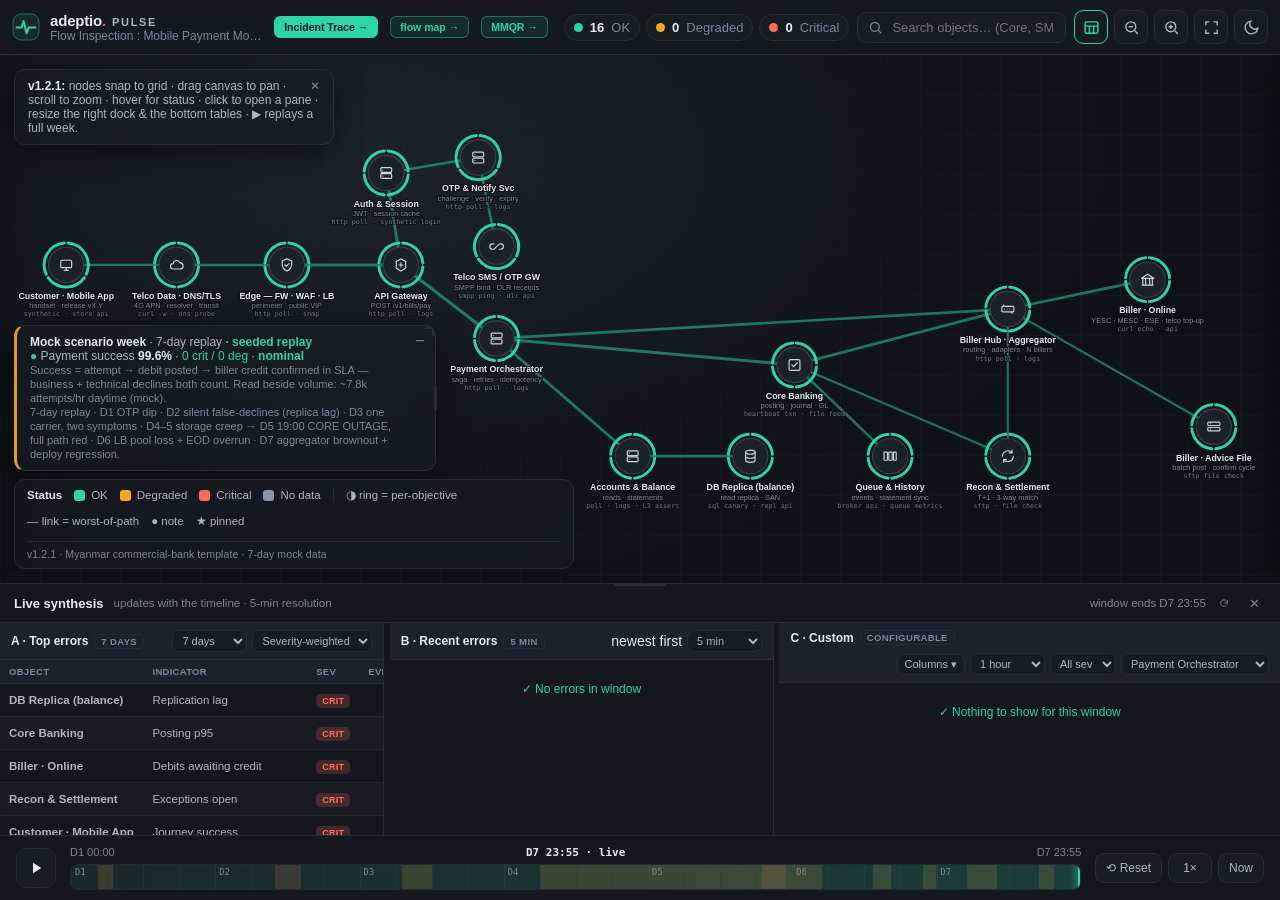
<file: index.html>
<!DOCTYPE html>
<html lang="en" data-theme="dark">
<head>
<meta charset="utf-8"/>
<meta name="viewport" content="width=device-width, initial-scale=1"/>
<link rel="icon" href="data:,"/>
<title>ADEPTIO Pulse — Flow Inspection : Mobile Payment Module</title>
<!-- markup + boot only. Styles, data and engine are separate files, all loaded
     with plain <link>/<script src> so this opens straight off disk (file://). -->
<link rel="stylesheet" href="assets/styles.css"/>
</head>
<body>
<div class="app">
  <div class="topbar">
    <div class="brand">
      <!-- ADEPTIO Pulse mark: rounded-square badge + ECG trace (flat → spike → flat).
           Chrome only — stroked in the chrome/link accent, never a status colour. -->
      <svg class="pulsemark" width="28" height="28" viewBox="0 0 28 28" role="img" aria-label="ADEPTIO Pulse">
        <rect class="pm-badge" x="1" y="1" width="26" height="26" rx="8"/>
        <path class="pm-trace" d="M4.6 14.5H9.6L11.6 8L14.6 20.6L16.6 14.5H23.4"/>
      </svg>
      <div><div class="t"><span class="wm">adeptio<i>.</i></span><span class="pulseword">Pulse</span></div><div class="s">Flow Inspection : Mobile Payment Module</div></div>
    </div>
    <!--SF-STRIP-START--><a class="navchip main" href="incident-trace.html" title="Open the Incident Trace portal (page 3)">Incident Trace<span class="chiplong"> &middot; Portal</span> &rarr;</a><a class="navchip" href="flow-instrumentation.html" title="Open the instrumented flow map (page 2)"><span class="chiplong">Instrumented &middot; </span>flow map &rarr;</a><a class="navchip" href="usecase-mmqr.html" title="Open the MMQR use-case architecture doc (page 4)"><span class="chiplong">use case &middot; </span>MMQR &rarr;</a><!--SF-STRIP-END-->
    <div class="spacer"></div>
    <div class="summary" id="summary"></div>
    <div class="freshness"><span class="livedot" id="livedot"></span><span id="asof">as of —</span></div>
    <div class="search"><svg viewBox="0 0 24 24" fill="none" stroke="currentColor" stroke-width="2"><circle cx="11" cy="11" r="7"/><path d="M21 21l-4-4"/></svg><input id="search" placeholder="Search objects… (Core, SMS)" autocomplete="off"/></div>
    <div class="tools">
      <button class="tbtn on" id="tabtoggle" title="Toggle live tables"><svg viewBox="0 0 24 24" fill="none" stroke="currentColor" stroke-width="2"><rect x="3" y="4" width="18" height="16" rx="2"/><path d="M3 10h18M9 10v10M15 10v10"/></svg></button>
      <button class="tbtn" id="zoomout" title="Zoom out"><svg viewBox="0 0 24 24" fill="none" stroke="currentColor" stroke-width="2"><circle cx="11" cy="11" r="7"/><path d="M21 21l-4-4M8 11h6"/></svg></button>
      <button class="tbtn" id="zoomin" title="Zoom in"><svg viewBox="0 0 24 24" fill="none" stroke="currentColor" stroke-width="2"><circle cx="11" cy="11" r="7"/><path d="M21 21l-4-4M11 8v6M8 11h6"/></svg></button>
      <button class="tbtn" id="fit" title="Fit to screen"><svg viewBox="0 0 24 24" fill="none" stroke="currentColor" stroke-width="2"><path d="M4 9V4h5M20 9V4h-5M4 15v5h5M20 15v5h-5"/></svg></button>
      <button class="tbtn" id="theme" title="Toggle light / dark"><svg id="themeicon" viewBox="0 0 24 24" fill="none" stroke="currentColor" stroke-width="2"><path d="M21 12.8A9 9 0 1111.2 3 7 7 0 0021 12.8z"/></svg></button>
    </div>
  </div>

  <div class="stage" id="stage">
    <div class="grid-bg"></div>
    <svg class="canvas" id="canvas"><g id="viewport"><g id="links"></g><g id="nodes"></g></g></svg>
    <div class="hint" id="hint"><span class="x" id="hintx">✕</span><b>v1.2.1:</b> nodes snap to grid · drag canvas to pan · scroll to zoom · hover for status · click to open a pane · resize the right dock &amp; the bottom tables · ▶ replays a full week.</div>
    <div class="hovercard" id="hovercard"></div>
    <!-- BOTTOM-LEFT STACK — the scenario card sits directly on top of the status
         legend (legend keeps its anchor; the card grows upward from it). The whole
         stack slides right together when the RCA panel opens. -->
    <div class="leftstack" id="leftstack">
      <!-- minimised form: scenario glyph + a severity dot that still reports the
           strongest currently-open incident window (colour = status, i.e. data). -->
      <button class="scchip" id="scchip" type="button" aria-expanded="false" hidden>
        <svg viewBox="0 0 24 24" width="15" height="15" fill="none" stroke="currentColor" stroke-width="1.7" stroke-linecap="round" stroke-linejoin="round" aria-hidden="true">
          <rect x="3" y="5" width="18" height="16" rx="3"/><path d="M3 10h18M8 3.2v3.6M16 3.2v3.6"/>
          <path d="M6.6 15.8h2.5l1.2-2.6 1.7 4.4 1.1-1.8h3.3"/>
        </svg>
        <span>Scenario</span><i class="sev" id="scchipdot"></i>
      </button>
      <div class="scenario" id="scenario">
        <button class="sc-min" id="scmin" type="button" title="Minimise to icon" aria-label="Minimise the scenario card">−</button>
        <div class="sc-body" id="scbody"></div>
        <span class="sc-rz"  id="scrz"  title="Drag to resize width"></span>
        <span class="sc-rzc" id="scrzc" title="Drag to resize width &amp; height"></span>
      </div>
      <div class="legend" id="legend"></div>
    </div>
    <!-- F3 · incident / RCA panel — left slide-in, mirrors the right dock.
         Opened by clicking a row in the bottom tables; ✕ or Esc closes it. -->
    <aside class="rcapanel" id="rcapanel" aria-hidden="true">
      <div class="rca-h"><span class="t">Incident detail</span>
        <button class="iconbtn" id="rcaclose" title="Close (Esc)">✕</button></div>
      <div class="rca-body" id="rcabody"></div>
    </aside>
    <aside class="dock" id="dock">
      <div class="dockresizer" id="dockresizer" title="Drag to resize"></div>
      <div class="dock-h"><span class="t">Monitors Object Info</span><span class="c" id="dockcount"></span>
        <div style="margin-left:auto;display:flex;gap:4px"><button class="iconbtn" id="closeall" title="Close all">✕</button></div>
      </div>
      <div class="dock-body" id="dockbody"><div class="empty">Click any object on the map to open its live detail here. Panels stack — pin the ones you want to keep watching. Drag the left edge to resize.</div></div>
    </aside>
  </div>

  <!-- BOTTOM LIVE TABLES -->
  <div class="bottom" id="bottom">
    <div class="bhandle" id="bhandle" title="Drag to resize height"></div>
    <div class="bhead">
      <span class="bt">Live synthesis</span><span class="bsub" id="bsub">updates with the timeline · 5-min resolution</span>
      <div class="bacts">
        <span class="bsub" id="brefresh"></span>
        <button class="iconbtn" id="brefreshbtn" title="Refresh tables now"><svg viewBox="0 0 24 24" width="15" height="15" fill="none" stroke="currentColor" stroke-width="2" stroke-linecap="round" stroke-linejoin="round"><path d="M20 11a8 8 0 10-2.3 5.7M20 5v6h-6"/></svg></button>
        <button class="iconbtn" id="bclose" title="Close tables">✕</button>
      </div>
    </div>
    <div class="btables" id="btables">
      <section class="btbl" id="tblA" style="width:34%">
        <div class="btbl-h"><span class="tt">A · Top errors <span class="tag" id="aTag">7 days</span></span>
          <div class="ctrls">
            <select class="mini" id="aWin" title="Time frame"><option value="5m">5 min</option><option value="15m">15 min</option><option value="1h">1 hour</option><option value="3h">3 hours</option><option value="6h">6 hours</option><option value="12h">12 hours</option><option value="24h">24 hours</option><option value="2d">2 days</option><option value="7d" selected>7 days</option></select>
            <select class="mini" id="aRank" title="Rank by"><option value="sev">Severity-weighted</option><option value="down">Downtime</option><option value="ev">Event count</option></select>
          </div>
        </div>
        <div class="tblwrap" id="aWrap"></div>
      </section>
      <div class="vdiv" data-l="tblA" style="width:6px;cursor:col-resize;background:transparent"></div>
      <section class="btbl" id="tblB" style="width:34%">
        <div class="btbl-h"><span class="tt">B · Recent errors <span class="tag" id="bTag">5 min</span></span><div class="ctrls"><span class="bsub">newest first</span><select class="mini" id="bWinSel" title="Time frame"><option value="5m" selected>5 min</option><option value="15m">15 min</option><option value="1h">1 hour</option><option value="3h">3 hours</option><option value="6h">6 hours</option><option value="12h">12 hours</option><option value="24h">24 hours</option><option value="2d">2 days</option><option value="7d">7 days</option></select></div></div>
        <div class="tblwrap" id="bWrap"></div>
      </section>
      <div class="vdiv" data-l="tblB" style="width:6px;cursor:col-resize;background:transparent"></div>
      <section class="btbl" id="tblC">
        <div class="btbl-h"><span class="tt">C · Custom <span class="tag">configurable</span></span>
          <div class="ctrls">
            <button class="mini" id="cCols" title="Choose columns">Columns ▾</button>
            <select class="mini" id="cWin" title="Time frame"><option value="5m">5 min</option><option value="15m">15 min</option><option value="1h" selected>1 hour</option><option value="3h">3 hours</option><option value="6h">6 hours</option><option value="12h">12 hours</option><option value="24h">24 hours</option><option value="2d">2 days</option><option value="7d">7 days</option></select>
            <select class="mini" id="cSev" title="Severity"><option value="all">All sev</option><option value="crit">Critical</option><option value="warn">Warn+</option></select>
            <select class="mini" id="cNode" title="Node"></select>
          </div>
        </div>
        <div class="tblwrap" id="cWrap"></div>
        <div class="colmenu" id="colmenu"></div>
      </section>
    </div>
  </div>

  <!-- TIMELINE -->
  <div class="timeline">
    <button class="play" id="playbtn" title="Play / pause 7-day replay"><svg id="playicon" viewBox="0 0 24 24" fill="currentColor"><path d="M8 5v14l11-7z"/></svg></button>
    <div class="tl-mid">
      <div class="tl-top"><span id="tlstart">−24h</span><span class="cur" id="tlcur">now</span><span id="tlend">now</span></div>
      <div class="track" id="track"><div id="bands"></div><div id="hticks"></div><div class="fill" id="fill"></div><div class="head" id="head"></div><div class="ghost" id="ghost"></div></div>
    </div>
    <div class="tl-right"><button class="speed" id="resetbtn" title="Reset all — restart from the beginning">⟲ Reset</button><button class="speed" id="speed" title="Playback speed">1×</button><button class="speed" id="nowbtn" title="Jump to now">Now</button></div>
  </div>
</div>

<!-- 1 · topology + objective definitions (no series) -->
<script src="data/manifest.js"></script>
<!-- 1b · RCA metadata: per-object description / page / systems / owner, and the
     first-checks + questions behind every "<nodeId>.<objective label>" key. -->
<script src="data/rcameta.js"></script>
<!-- 1c · Incident Trace tickets (page 3 seed). The dashboard only reads
     byWindow + the matched ticket's header fields for the RCA trace card. -->
<script src="data/tickets.js"></script>
<!--ADEPTIO-LOGS-START
     2 · materialised week (OPTIONAL). This repo ships in SEEDED REPLAY mode: the
     engine regenerates the identical canonical week from ADEPTIO_SEED, so no day
     files are needed and GitHub Pages serves it with no 404s. To switch to
     materialised mode, drop data/log_day1..7.js in and delete the two comment
     delimiters below. See data/README.md. -->
<!--
<script src="data/log_day1.js"></script>
<script src="data/log_day2.js"></script>
<script src="data/log_day3.js"></script>
<script src="data/log_day4.js"></script>
<script src="data/log_day5.js"></script>
<script src="data/log_day6.js"></script>
<script src="data/log_day7.js"></script>
-->
<!--ADEPTIO-LOGS-END-->
<!-- 3 · engine: hydrate → render → interact -->
<script src="assets/engine.js"></script>
</body>
</html>
</file>
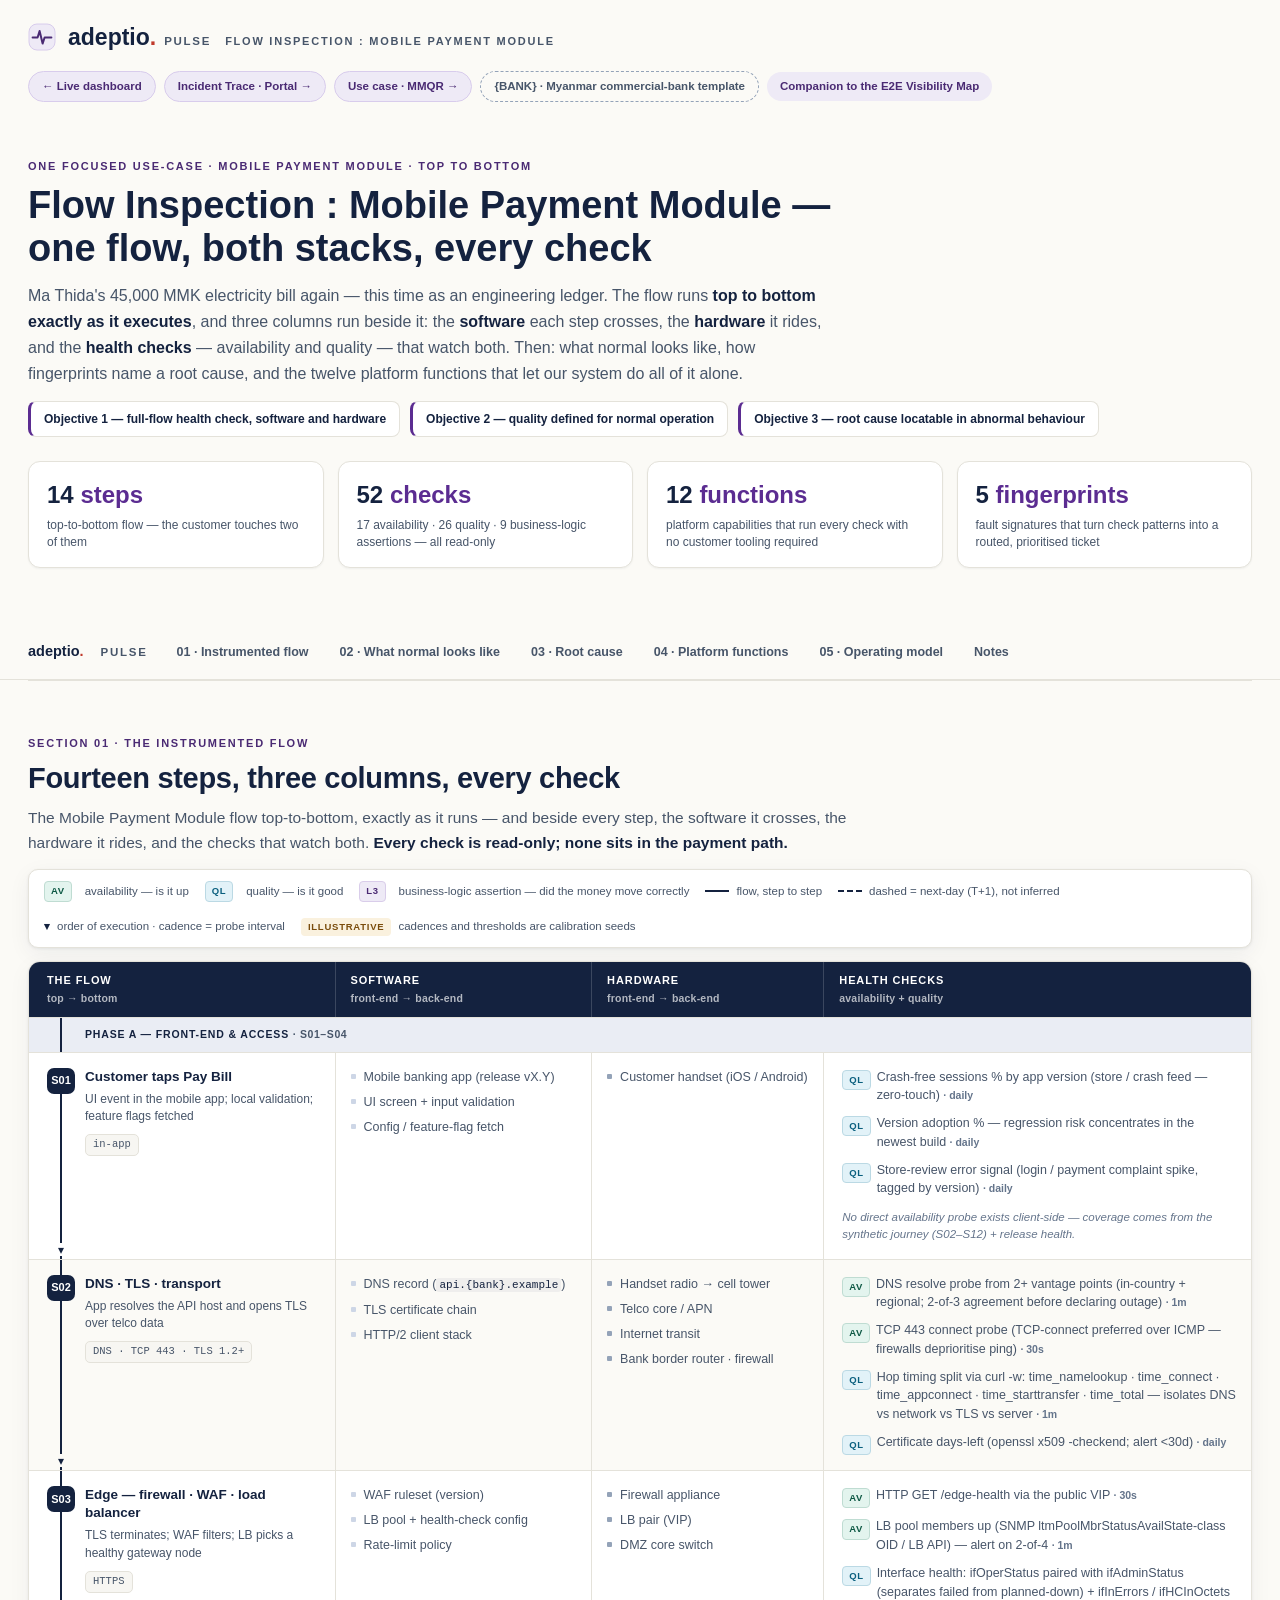
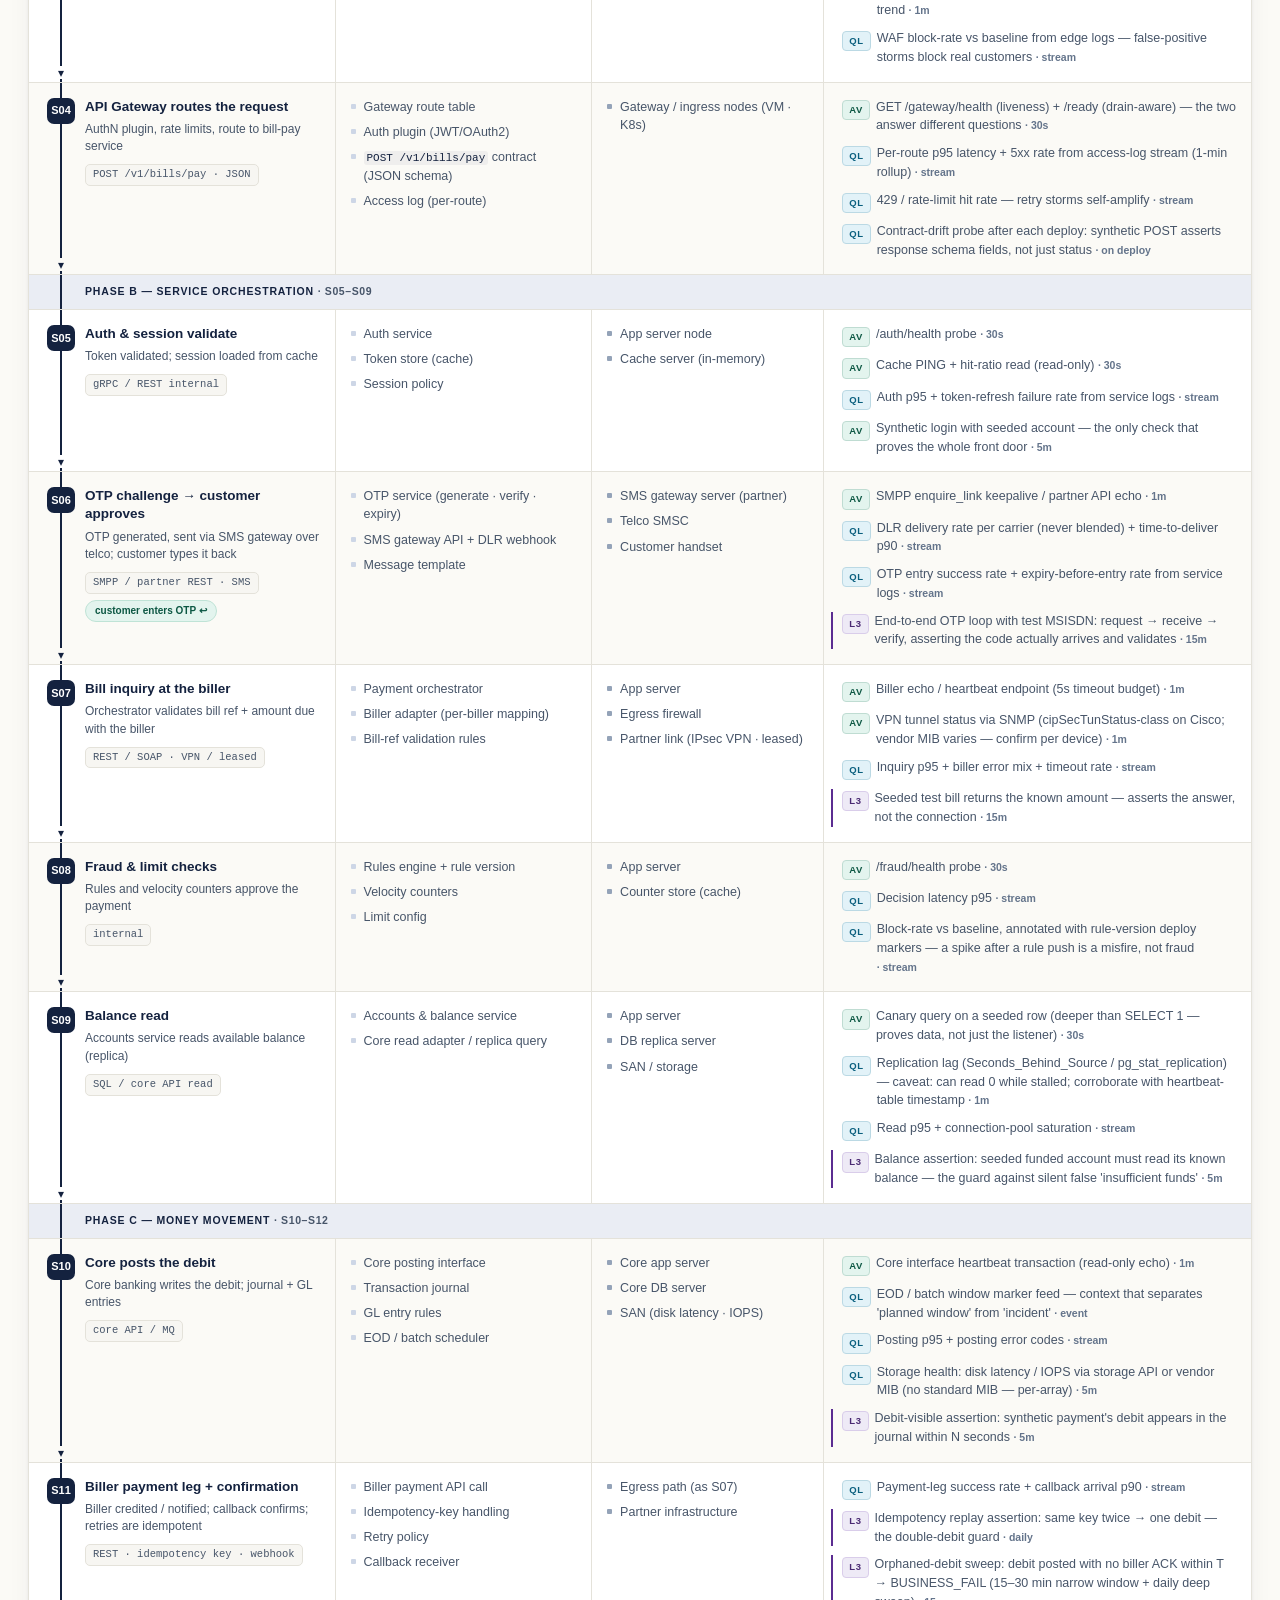
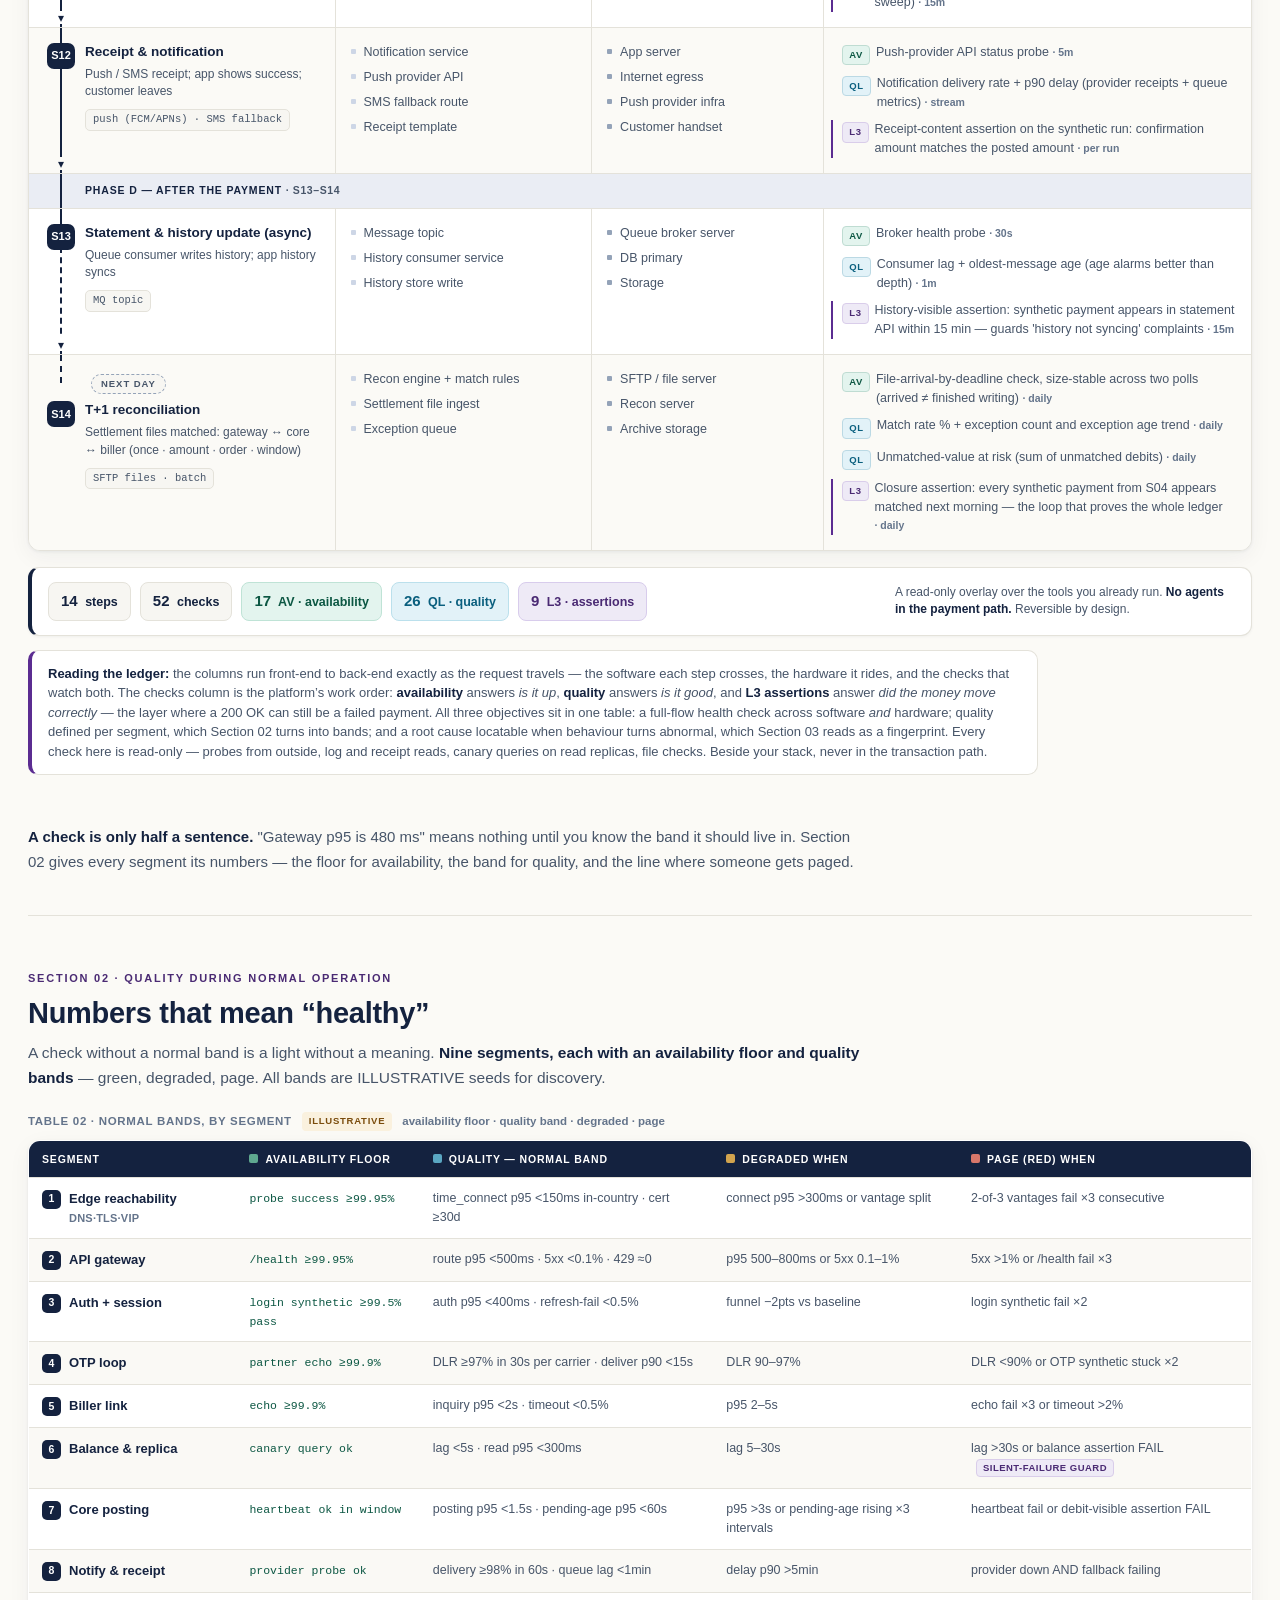
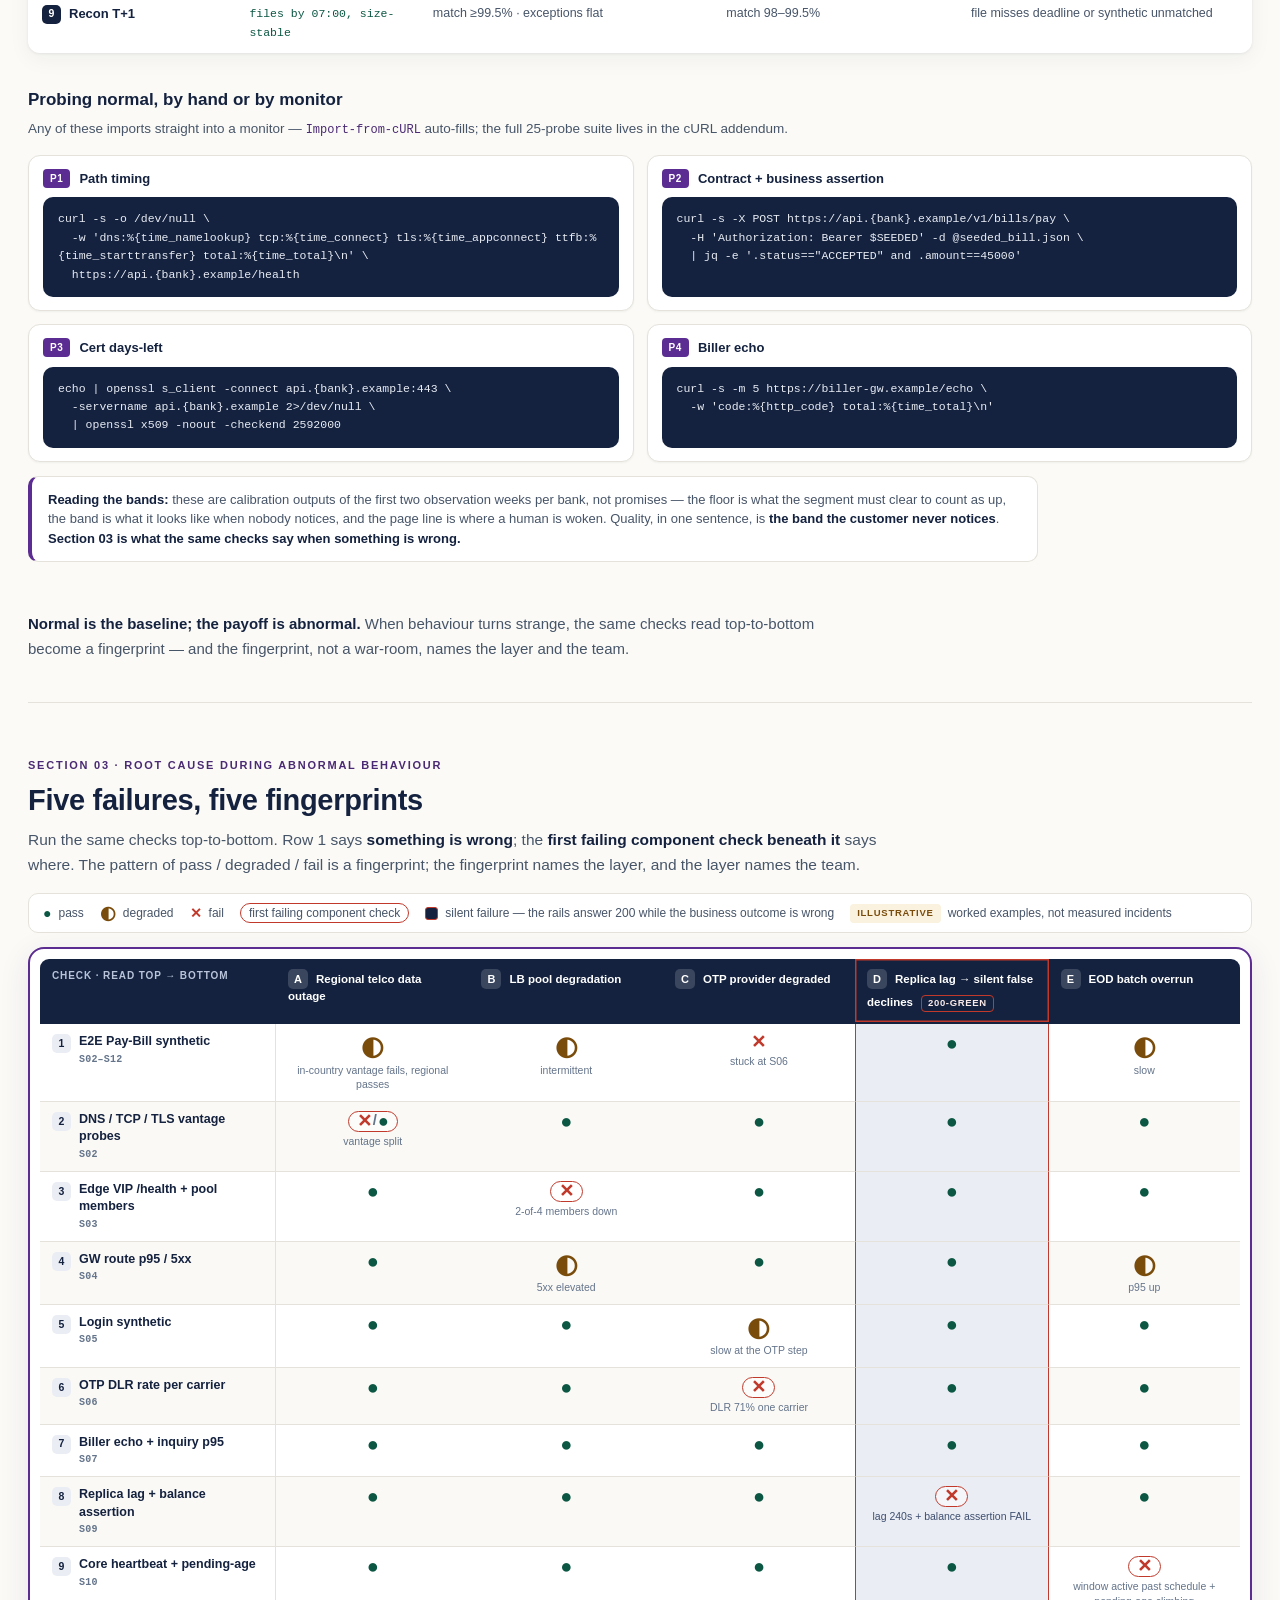
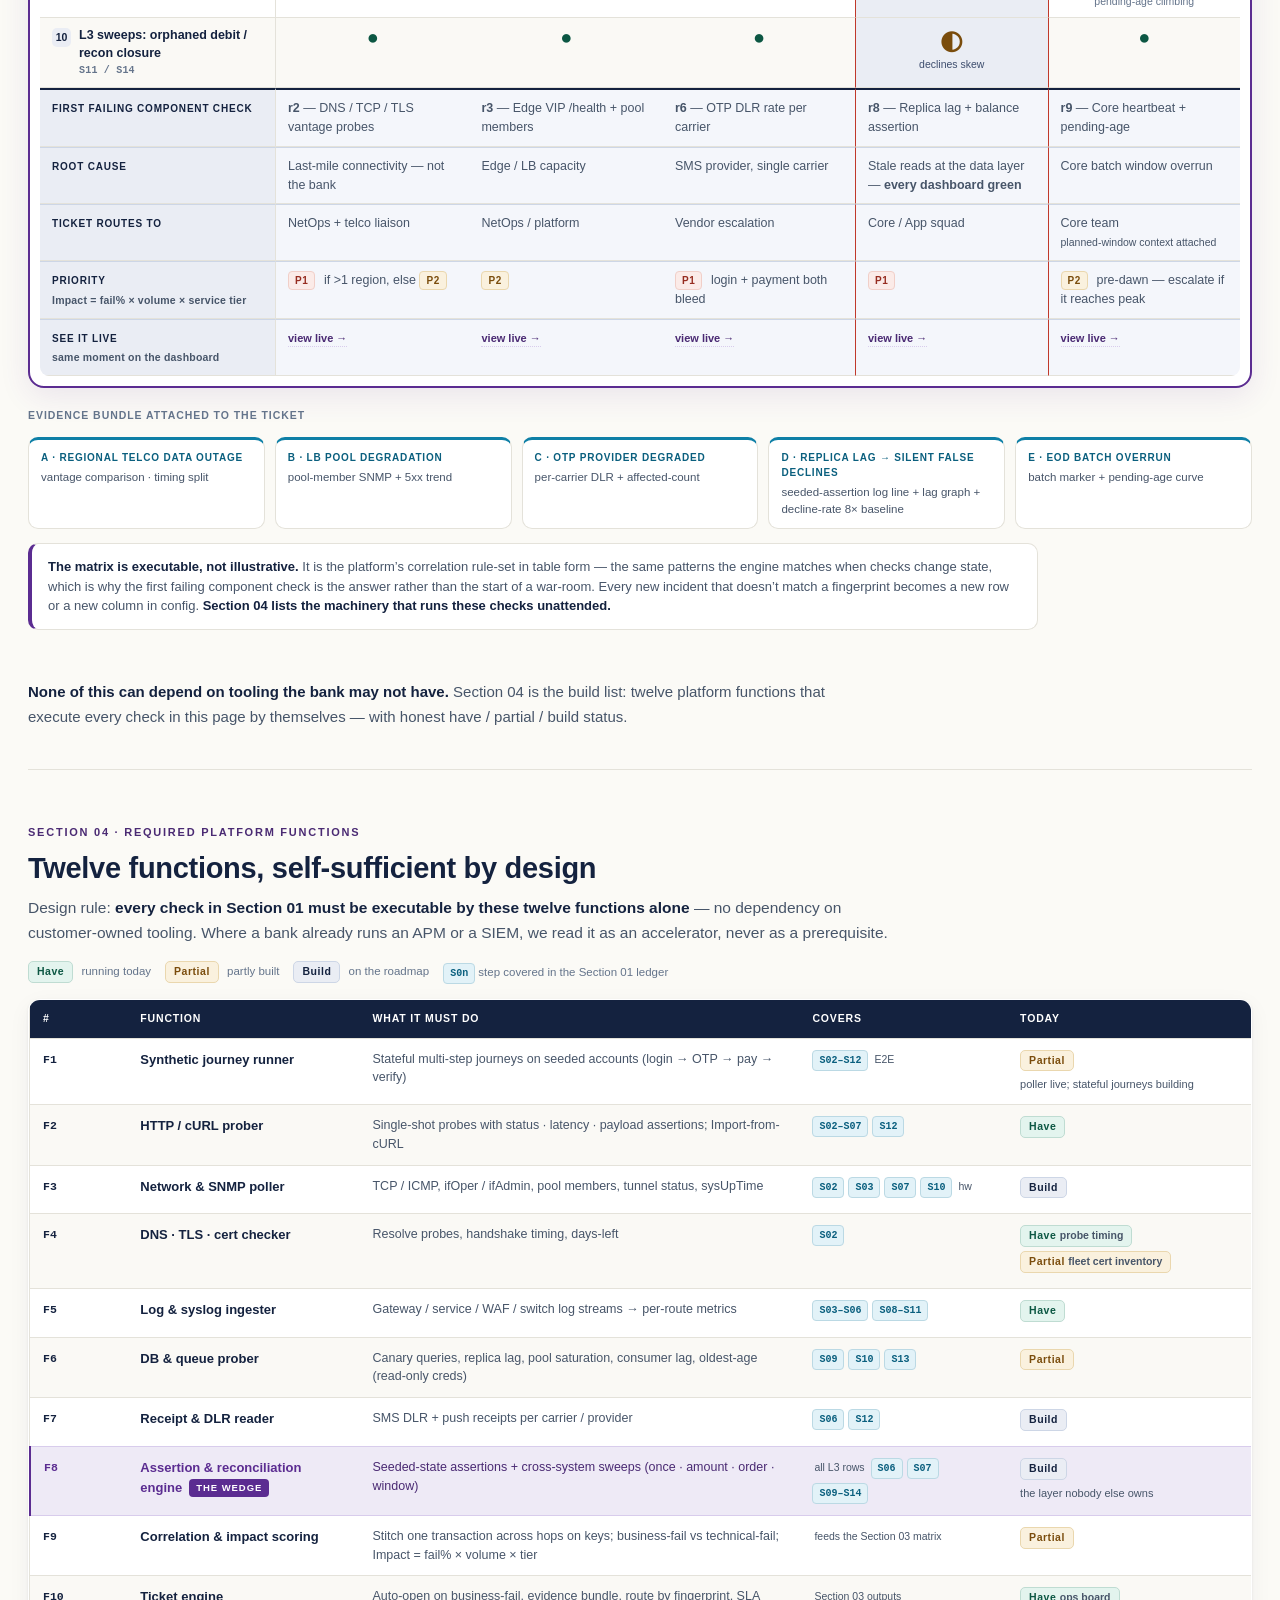
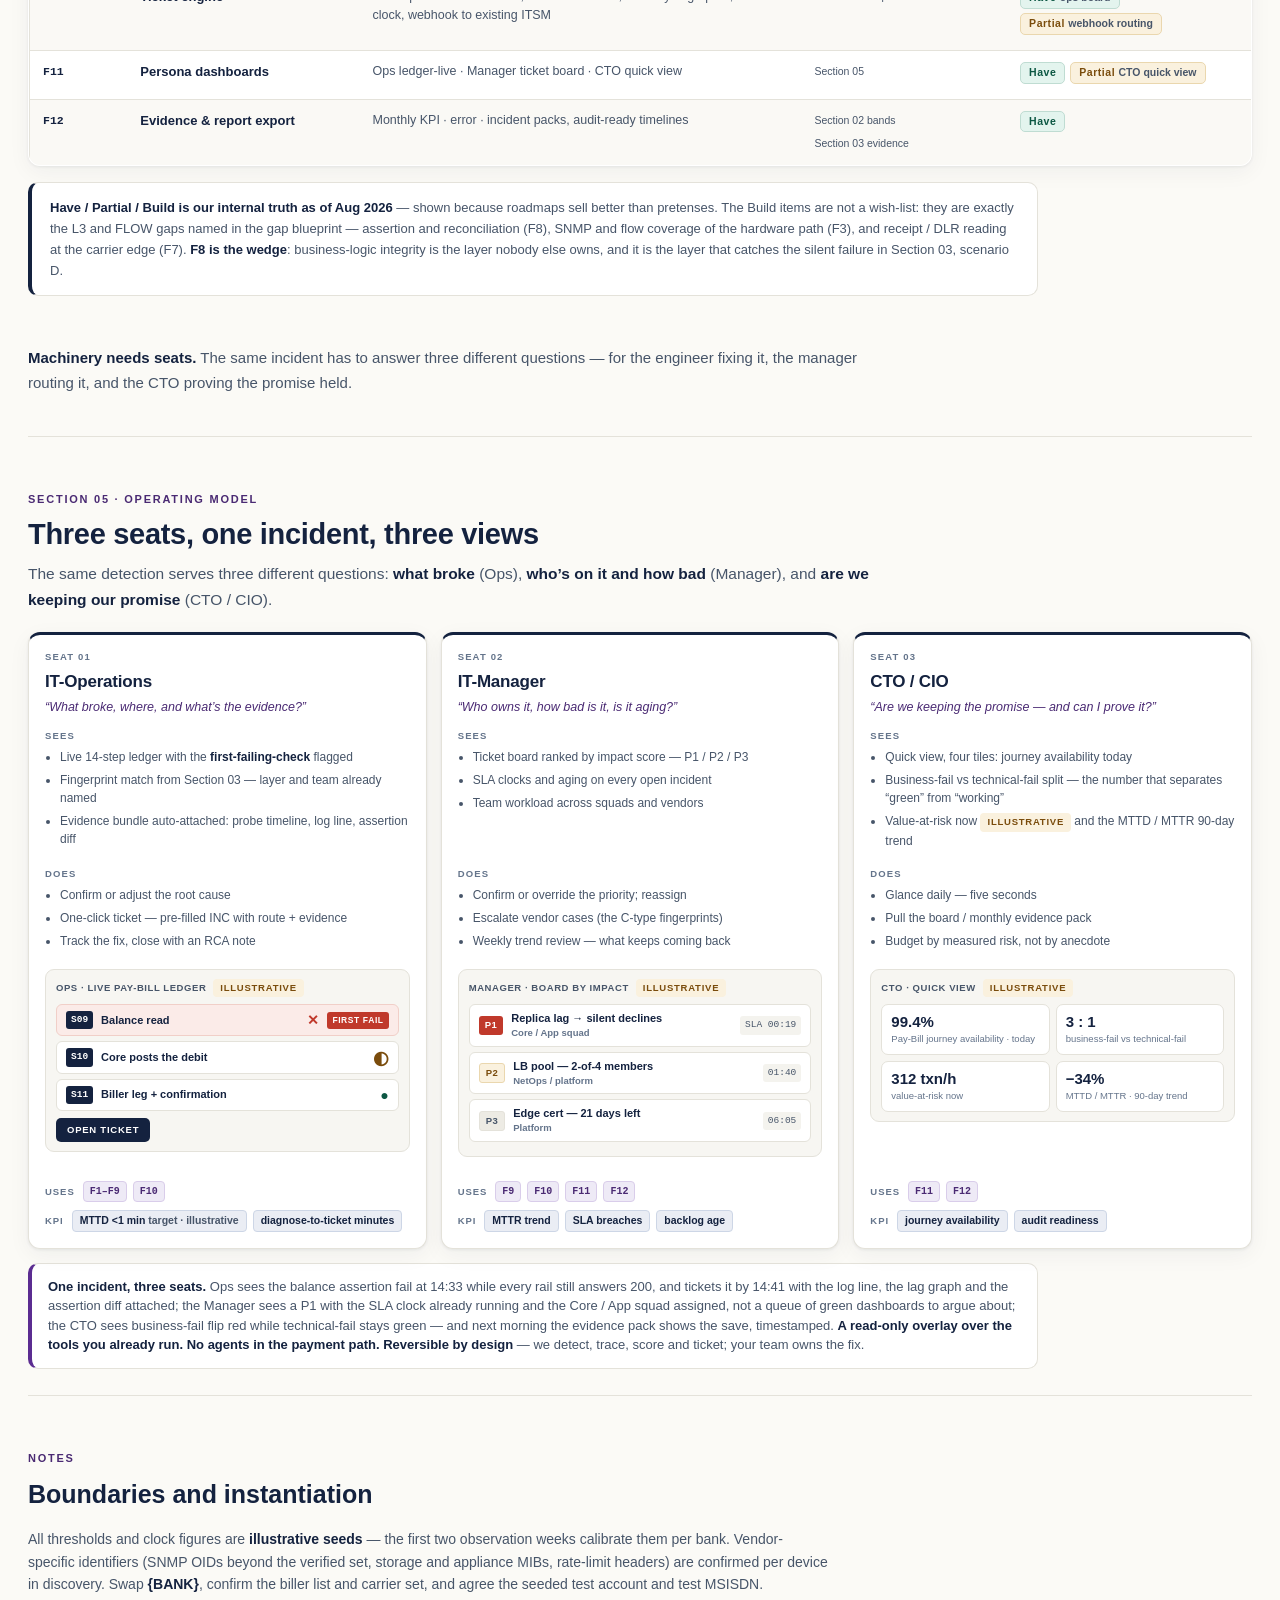
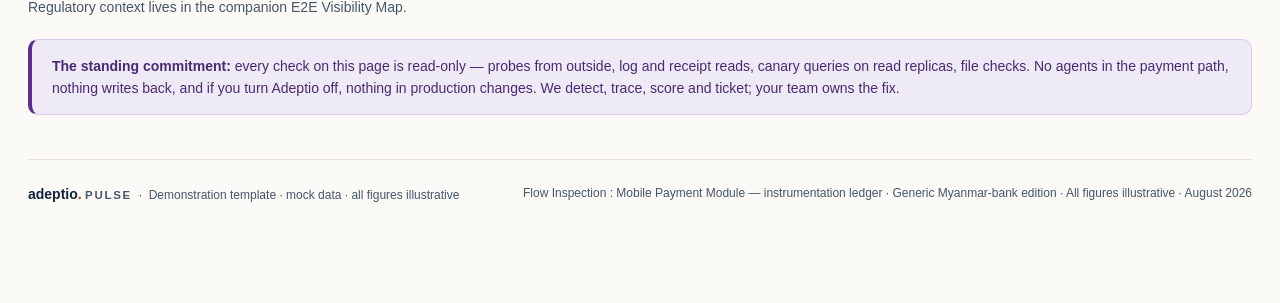
<file: flow-instrumentation.html>
<!DOCTYPE html>
<html lang="en">
<head>
<meta charset="UTF-8">
<meta name="viewport" content="width=device-width, initial-scale=1.0">
<link rel="icon" href="data:,"/>
<title>ADEPTIO Pulse — Flow Inspection : Mobile Payment Module · Instrumentation Ledger</title>
<link rel="stylesheet" href="assets/flow.css"/>
</head>
<body>

<header>
  <div class="pagewrap" style="display:flex;align-items:center;justify-content:space-between;gap:16px;padding-top:20px;padding-bottom:6px;flex-wrap:wrap">
    <div style="display:flex;align-items:center;gap:12px">
      <!-- shared ADEPTIO Pulse mark (see .pulsemark in assets/flow.css) -->
      <svg class="pulsemark" width="28" height="28" viewBox="0 0 28 28" role="img" aria-label="ADEPTIO Pulse">
        <rect class="pm-badge" x="1" y="1" width="26" height="26" rx="8"/>
        <path class="pm-trace" d="M4.6 14.5H9.6L11.6 8L14.6 20.6L16.6 14.5H23.4"/>
      </svg>
      <div style="display:flex;align-items:baseline;gap:8px;flex-wrap:wrap">
        <div style="font-size:23px;font-weight:800;color:var(--ink)">adeptio<span style="color:var(--coral)">.</span></div>
        <span class="pulseword">Pulse</span>
        <div style="font-size:11px;letter-spacing:.16em;font-weight:700;color:var(--slate);margin-left:6px">FLOW INSPECTION : MOBILE PAYMENT MODULE</div>
      </div>
    </div>
    <div style="display:flex;gap:8px;flex-wrap:wrap;align-items:center">
      <a href="index.html" style="font-size:11.5px;font-weight:650;color:var(--purple-ink);background:var(--purple-soft);border:1px solid var(--purple-line);border-radius:999px;padding:6px 13px;text-decoration:none">&larr; Live dashboard</a>
      <a href="incident-trace.html" style="font-size:11.5px;font-weight:650;color:var(--purple-ink);background:var(--purple-soft);border:1px solid var(--purple-line);border-radius:999px;padding:6px 13px;text-decoration:none">Incident Trace &middot; Portal &rarr;</a>
      <a href="usecase-mmqr.html" style="font-size:11.5px;font-weight:650;color:var(--purple-ink);background:var(--purple-soft);border:1px solid var(--purple-line);border-radius:999px;padding:6px 13px;text-decoration:none">Use case &middot; MMQR &rarr;</a>
      <div style="font-size:11.5px;font-weight:650;color:var(--slate);border:1px dashed var(--slate3);border-radius:999px;padding:6px 13px">{BANK} · Myanmar commercial-bank template</div>
      <div style="font-size:11.5px;font-weight:650;color:var(--purple-ink);background:var(--purple-soft);border-radius:999px;padding:6px 13px">Companion to the E2E Visibility Map</div>
    </div>
  </div>
</header>

<div class="pagewrap">
  <section class="hero">
    <div class="kicker" style="color:var(--purple-ink);font-size:11px;font-weight:750;letter-spacing:.16em">ONE FOCUSED USE-CASE · MOBILE PAYMENT MODULE · TOP TO BOTTOM</div>
    <h1>Flow Inspection : Mobile Payment Module — one flow, both stacks, every check</h1>
    <p class="stand">Ma Thida's 45,000 MMK electricity bill again — this time as an engineering ledger. The flow runs <strong>top to bottom exactly as it executes</strong>, and three columns run beside it: the <strong>software</strong> each step crosses, the <strong>hardware</strong> it rides, and the <strong>health checks</strong> — availability and quality — that watch both. Then: what normal looks like, how fingerprints name a root cause, and the twelve platform functions that let our system do all of it alone.</p>
    <div class="objrow">
      <span class="obj">Objective 1 — full-flow health check, software and hardware</span>
      <span class="obj">Objective 2 — quality defined for normal operation</span>
      <span class="obj">Objective 3 — root cause locatable in abnormal behaviour</span>
    </div>
    <div class="tilerow">
      <div class="tile"><div class="big">14 <span class="accent">steps</span></div><div class="lbl">top-to-bottom flow — the customer touches two of them</div></div>
      <div class="tile"><div class="big">52 <span class="accent">checks</span></div><div class="lbl">17 availability · 26 quality · 9 business-logic assertions — all read-only</div></div>
      <div class="tile"><div class="big">12 <span class="accent">functions</span></div><div class="lbl">platform capabilities that run every check with no customer tooling required</div></div>
      <div class="tile"><div class="big">5 <span class="accent">fingerprints</span></div><div class="lbl">fault signatures that turn check patterns into a routed, prioritised ticket</div></div>
    </div>
  </section>
</div>

<nav class="chapnav"><div class="in">
  <span class="brandmini">adeptio<span class="dot">.</span></span><span class="pulseword" style="margin-right:10px">Pulse</span>
  <a href="#ch1">01 · Instrumented flow</a>
  <a href="#ch2">02 · What normal looks like</a>
  <a href="#ch3">03 · Root cause</a>
  <a href="#ch4">04 · Platform functions</a>
  <a href="#ch5">05 · Operating model</a>
  <a href="#notes">Notes</a>
</div></nav>

<div class="pagewrap">

<section id="ch1" class="chapter">
<style>
/* ---- section head ---- */
#ch1 .c1-k{color:var(--purple-ink);font-size:11px;font-weight:750;letter-spacing:.16em;margin:0}
#ch1 h2{font-size:29px;line-height:1.14;font-weight:760;letter-spacing:-.3px;color:var(--ink);margin:11px 0 10px}
#ch1 .c1-stand{font-size:15.5px;line-height:1.62;color:var(--slate);max-width:880px;margin:0 0 4px}
#ch1 .c1-stand strong{color:var(--ink)}
#ch1 .legend{font-size:11.5px;margin:14px 0 0}
#ch1 .legend .li{gap:7px}
#ch1 .c1-lg{display:inline-block;width:24px;height:0;border-top:2px solid var(--navy);flex:none}
#ch1 .c1-lg.c1-dsh{border-top-style:dashed}
#ch1 .c1-lgv{display:inline-flex;align-items:center;gap:3px;color:var(--navy);font-size:11px;font-weight:800;flex:none}

/* ---- ledger frame ---- */
#ch1 .c1-ledger{margin-top:13px;border:1px solid var(--line);border-radius:12px;background:#fff;
  box-shadow:0 1px 3px rgba(20,34,63,.06),0 6px 22px rgba(20,34,63,.05)}
#ch1 .c1-hdr,#ch1 .c1-row{display:grid;grid-template-columns:25% 21% 19% 35%}
#ch1 .c1-hdr{position:sticky;top:54px;z-index:40;background:var(--navy);border-radius:11px 11px 0 0}
#ch1 .c1-h{padding:11px 15px;font-size:11px;font-weight:800;letter-spacing:.9px;text-transform:uppercase;
  color:#fff;line-height:1.4}
#ch1 .c1-h:first-child{padding-left:18px}
#ch1 .c1-h+.c1-h{border-left:1px solid rgba(255,255,255,.17)}
#ch1 .c1-h i{display:block;margin-top:3px;font-style:normal;font-weight:650;font-size:10.5px;
  letter-spacing:.2px;text-transform:none;color:rgba(255,255,255,.68)}

/* ---- phase band ---- */
#ch1 .c1-band{position:relative;border-top:1px solid var(--line);background:var(--navy-soft);color:var(--navy);
  font-size:10.5px;font-weight:800;letter-spacing:.85px;text-transform:uppercase;padding:9px 18px 9px 56px}
#ch1 .c1-band .c1-bl{position:absolute;left:31px;top:0;bottom:0;border-left:2px solid var(--navy)}
#ch1 .c1-band em{font-style:normal;color:var(--slate);font-weight:750;letter-spacing:.6px}

/* ---- rows + cells ---- */
#ch1 .c1-row{--rbg:#fff;background:var(--rbg);border-top:1px solid var(--line)}
#ch1 .c1-row.c1-alt{--rbg:var(--bg)}
#ch1 .c1-row:last-child{border-radius:0 0 11px 11px}
#ch1 .c1-cell{padding:15px}
#ch1 .c1-cell+.c1-cell{border-left:1px solid var(--line)}
#ch1 .c1-ckcell{padding:15px 15px 15px 7px}

/* ---- flow column ---- */
#ch1 .c1-flow{position:relative;padding:15px 13px 15px 18px;--chipc:28px}
#ch1 .c1-lin{position:absolute;left:31px;top:0;height:var(--chipc);border-left:2px solid var(--navy)}
#ch1 .c1-lout{position:absolute;left:31px;top:var(--chipc);bottom:0;border-left:2px solid var(--navy)}
#ch1 .c1-lin.c1-dsh,#ch1 .c1-lout.c1-dsh{border-left-style:dashed}
#ch1 .c1-chev{position:absolute;left:32px;bottom:3px;transform:translateX(-50%);font-size:12px;line-height:1;
  color:var(--navy);background:var(--rbg);padding:1px 2px 0}
#ch1 .c1-fhead{position:relative;display:flex;gap:10px;align-items:flex-start}
#ch1 .c1-step{flex:none;width:28px;height:26px;border-radius:7px;background:var(--navy);color:#fff;
  font-size:11px;font-weight:800;display:flex;align-items:center;justify-content:center}
#ch1 .c1-ftxt{min-width:0}
#ch1 .c1-ttl{font-size:13.5px;font-weight:650;line-height:1.34;color:var(--ink)}
#ch1 .c1-plain{font-size:12px;line-height:1.48;color:var(--slate);margin-top:5px}
#ch1 .c1-chips{display:flex;flex-wrap:wrap;gap:6px;margin-top:8px}
#ch1 .c1-proto{font-family:ui-monospace,SFMono-Regular,Menlo,Consolas,monospace;font-size:10.5px;color:var(--slate);background:var(--panel-warm);
  border:1px solid var(--line);border-radius:5px;padding:2px 7px;line-height:1.5}
#ch1 .c1-loop{font-size:10px;font-weight:700;color:var(--green-ink);background:var(--green-soft);
  border:1px solid var(--green-line);border-radius:999px;padding:2px 9px;line-height:1.6}
#ch1 .c1-nd{position:relative;margin:0 0 7px 44px;display:inline-block;font-size:9.5px;font-weight:750;
  letter-spacing:.1em;text-transform:uppercase;color:var(--slate);background:var(--panel-warm);
  border:1px dashed var(--slate3);border-radius:999px;padding:2px 9px;line-height:1.5}

/* ---- software / hardware columns ---- */
#ch1 .c1-li{position:relative;font-size:12.5px;line-height:1.45;color:var(--slate);padding-left:13px;margin-bottom:7px}
#ch1 .c1-li:last-child{margin-bottom:0}
#ch1 .c1-li::before{content:"";position:absolute;left:0;top:6px;width:5px;height:5px;border-radius:1px;
  background:var(--navy-line)}
#ch1 .c1-hwcell .c1-li::before{background:var(--slate3)}
#ch1 code{font-family:ui-monospace,SFMono-Regular,Menlo,Consolas,monospace;font-size:11px;color:var(--ink);background:rgba(20,34,63,.05);
  border-radius:3px;padding:1px 3px;white-space:nowrap}

/* ---- checks column ---- */
#ch1 .c1-ckline{display:grid;grid-template-columns:auto 1fr;align-items:start;font-size:12.5px;line-height:1.5;
  color:var(--slate);padding-left:9px;border-left:2px solid transparent;margin-bottom:9px}
#ch1 .c1-ckline:last-child{margin-bottom:0}
#ch1 .c1-ckline.c1-l3{border-left-color:var(--purple)}
#ch1 .c1-ckline .tagchip{margin-top:2px}
#ch1 .c1-cad{font-size:10.5px;font-weight:650;color:var(--slate2);white-space:nowrap}
#ch1 .c1-cknote{font-size:11.5px;font-style:italic;line-height:1.5;color:var(--slate2);margin-top:11px;padding-left:11px}

/* ---- totals strip ---- */
#ch1 .c1-totals{display:flex;flex-wrap:wrap;align-items:center;gap:9px;margin-top:16px;padding:14px 16px;
  background:#fff;border:1px solid var(--line);border-left:4px solid var(--navy);border-radius:11px;
  box-shadow:0 1px 3px rgba(20,34,63,.05)}
#ch1 .c1-tot{font-size:12.5px;font-weight:650;color:var(--ink);background:var(--panel-warm);
  border:1px solid var(--line);border-radius:8px;padding:7px 12px}
#ch1 .c1-tot b{font-size:15px;font-weight:800;margin-right:4px}
#ch1 .c1-tot.c1-tav{background:var(--green-soft);border-color:var(--green-line);color:var(--green-ink)}
#ch1 .c1-tot.c1-tql{background:var(--cyan-soft);border-color:var(--cyan-line);color:var(--cyan-ink)}
#ch1 .c1-tot.c1-tl3{background:var(--purple-soft);border-color:var(--purple-line);color:var(--purple-ink)}
#ch1 .c1-totnote{font-size:12px;color:var(--slate);margin-left:auto;max-width:340px;line-height:1.45}
#ch1 .c1-totnote b{color:var(--ink);font-weight:700}

@media (max-width:1220px){
  #ch1 .c1-totnote{margin-left:0;max-width:none;flex-basis:100%;margin-top:2px}
}

/* ---- responsive: stack cells under each flow cell ---- */
#ch1 .c1-lbl{display:none;font-size:10px;font-weight:800;letter-spacing:.12em;text-transform:uppercase;
  color:var(--slate2);margin-bottom:9px}
@media (max-width:999px){
  #ch1 .c1-hdr{display:none}
  #ch1 .c1-row{grid-template-columns:1fr}
  #ch1 .c1-cell+.c1-cell{border-left:0;border-top:1px dashed var(--line)}
  #ch1 .c1-lbl{display:block}
  #ch1 .c1-lin,#ch1 .c1-lout,#ch1 .c1-chev,#ch1 .c1-band .c1-bl{display:none}
  #ch1 .c1-band{padding-left:18px}
  #ch1 .c1-nd{margin-left:0}
  #ch1 .c1-ckcell{padding-left:15px}
  #ch1 .c1-totnote{margin-left:0}
}
@media (max-width:900px){#ch1 h2{font-size:24px}}
@media print{
  #ch1 .c1-hdr{position:static}
  #ch1 .c1-row,#ch1 .c1-band{break-inside:avoid}
}
</style>
<p class="c1-k">SECTION 01 &middot; THE INSTRUMENTED FLOW</p>
<h2>Fourteen steps, three columns, every check</h2>
<p class="c1-stand">The Mobile Payment Module flow top-to-bottom, exactly as it runs &mdash; and beside every step, the software it crosses, the hardware it rides, and the checks that watch both. <strong>Every check is read-only; none sits in the payment path.</strong></p>
<div class="legend"><span class="li"><span class="tagchip tag-av">AV</span> availability &mdash; is it up</span><span class="li"><span class="tagchip tag-ql">QL</span> quality &mdash; is it good</span><span class="li"><span class="tagchip tag-l3">L3</span> business-logic assertion &mdash; did the money move correctly</span><span class="li"><span class="c1-lg"></span> flow, step to step</span><span class="li"><span class="c1-lg c1-dsh"></span> dashed = next-day (T+1), not inferred</span><span class="li"><span class="c1-lgv">&#9662;</span> order of execution &middot; cadence = probe interval</span><span class="li"><span class="flag-ill">ILLUSTRATIVE</span> cadences and thresholds are calibration seeds</span></div>
<div class="c1-ledger">
<div class="c1-hdr"><div class="c1-h">The flow <i>top &rarr; bottom</i></div><div class="c1-h">Software <i>front-end &rarr; back-end</i></div><div class="c1-h">Hardware <i>front-end &rarr; back-end</i></div><div class="c1-h">Health checks <i>availability + quality</i></div></div>
<div class="c1-band"><span class="c1-bl"></span>Phase A &mdash; FRONT-END &amp; ACCESS <em>&middot; S01&ndash;S04</em></div>
<div class="c1-row">
<div class="c1-cell c1-flow"><span class="c1-lout"></span><span class="c1-chev">&#9662;</span><div class="c1-fhead"><span class="c1-step">S01</span><div class="c1-ftxt"><div class="c1-ttl">Customer taps Pay Bill</div><div class="c1-plain">UI event in the mobile app; local validation; feature flags fetched</div><div class="c1-chips"><span class="c1-proto">in-app</span></div></div></div></div>
<div class="c1-cell"><div class="c1-lbl">Software</div><div class="c1-li">Mobile banking app (release vX.Y)</div><div class="c1-li">UI screen + input validation</div><div class="c1-li">Config / feature-flag fetch</div></div>
<div class="c1-cell c1-hwcell"><div class="c1-lbl">Hardware</div><div class="c1-li">Customer handset (iOS / Android)</div></div>
<div class="c1-cell c1-ckcell"><div class="c1-lbl">Health checks</div><div class="c1-ckline"><span class="tagchip tag-ql">QL</span><span>Crash-free sessions % by app version (store / crash feed — zero-touch) <span class="c1-cad">&middot; daily</span></span></div><div class="c1-ckline"><span class="tagchip tag-ql">QL</span><span>Version adoption % — regression risk concentrates in the newest build <span class="c1-cad">&middot; daily</span></span></div><div class="c1-ckline"><span class="tagchip tag-ql">QL</span><span>Store-review error signal (login / payment complaint spike, tagged by version) <span class="c1-cad">&middot; daily</span></span></div><div class="c1-cknote">No direct availability probe exists client-side — coverage comes from the synthetic journey (S02–S12) + release health.</div></div>
</div>
<div class="c1-row c1-alt">
<div class="c1-cell c1-flow"><span class="c1-lin"></span><span class="c1-lout"></span><span class="c1-chev">&#9662;</span><div class="c1-fhead"><span class="c1-step">S02</span><div class="c1-ftxt"><div class="c1-ttl">DNS · TLS · transport</div><div class="c1-plain">App resolves the API host and opens TLS over telco data</div><div class="c1-chips"><span class="c1-proto">DNS · TCP 443 · TLS 1.2+</span></div></div></div></div>
<div class="c1-cell"><div class="c1-lbl">Software</div><div class="c1-li">DNS record (<code>api.{bank}.example</code>)</div><div class="c1-li">TLS certificate chain</div><div class="c1-li">HTTP/2 client stack</div></div>
<div class="c1-cell c1-hwcell"><div class="c1-lbl">Hardware</div><div class="c1-li">Handset radio → cell tower</div><div class="c1-li">Telco core / APN</div><div class="c1-li">Internet transit</div><div class="c1-li">Bank border router · firewall</div></div>
<div class="c1-cell c1-ckcell"><div class="c1-lbl">Health checks</div><div class="c1-ckline"><span class="tagchip tag-av">AV</span><span>DNS resolve probe from 2+ vantage points (in-country + regional; 2-of-3 agreement before declaring outage) <span class="c1-cad">&middot; 1m</span></span></div><div class="c1-ckline"><span class="tagchip tag-av">AV</span><span>TCP 443 connect probe (TCP-connect preferred over ICMP — firewalls deprioritise ping) <span class="c1-cad">&middot; 30s</span></span></div><div class="c1-ckline"><span class="tagchip tag-ql">QL</span><span>Hop timing split via curl -w: time_namelookup · time_connect · time_appconnect · time_starttransfer · time_total — isolates DNS vs network vs TLS vs server <span class="c1-cad">&middot; 1m</span></span></div><div class="c1-ckline"><span class="tagchip tag-ql">QL</span><span>Certificate days-left (openssl x509 -checkend; alert &lt;30d) <span class="c1-cad">&middot; daily</span></span></div></div>
</div>
<div class="c1-row">
<div class="c1-cell c1-flow"><span class="c1-lin"></span><span class="c1-lout"></span><span class="c1-chev">&#9662;</span><div class="c1-fhead"><span class="c1-step">S03</span><div class="c1-ftxt"><div class="c1-ttl">Edge — firewall · WAF · load balancer</div><div class="c1-plain">TLS terminates; WAF filters; LB picks a healthy gateway node</div><div class="c1-chips"><span class="c1-proto">HTTPS</span></div></div></div></div>
<div class="c1-cell"><div class="c1-lbl">Software</div><div class="c1-li">WAF ruleset (version)</div><div class="c1-li">LB pool + health-check config</div><div class="c1-li">Rate-limit policy</div></div>
<div class="c1-cell c1-hwcell"><div class="c1-lbl">Hardware</div><div class="c1-li">Firewall appliance</div><div class="c1-li">LB pair (VIP)</div><div class="c1-li">DMZ core switch</div></div>
<div class="c1-cell c1-ckcell"><div class="c1-lbl">Health checks</div><div class="c1-ckline"><span class="tagchip tag-av">AV</span><span>HTTP GET /edge-health via the public VIP <span class="c1-cad">&middot; 30s</span></span></div><div class="c1-ckline"><span class="tagchip tag-av">AV</span><span>LB pool members up (SNMP ltmPoolMbrStatusAvailState-class OID / LB API) — alert on 2-of-4 <span class="c1-cad">&middot; 1m</span></span></div><div class="c1-ckline"><span class="tagchip tag-ql">QL</span><span>Interface health: ifOperStatus paired with ifAdminStatus (separates failed from planned-down) + ifInErrors / ifHCInOctets trend <span class="c1-cad">&middot; 1m</span></span></div><div class="c1-ckline"><span class="tagchip tag-ql">QL</span><span>WAF block-rate vs baseline from edge logs — false-positive storms block real customers <span class="c1-cad">&middot; stream</span></span></div></div>
</div>
<div class="c1-row c1-alt">
<div class="c1-cell c1-flow"><span class="c1-lin"></span><span class="c1-lout"></span><span class="c1-chev">&#9662;</span><div class="c1-fhead"><span class="c1-step">S04</span><div class="c1-ftxt"><div class="c1-ttl">API Gateway routes the request</div><div class="c1-plain">AuthN plugin, rate limits, route to bill-pay service</div><div class="c1-chips"><span class="c1-proto">POST /v1/bills/pay · JSON</span></div></div></div></div>
<div class="c1-cell"><div class="c1-lbl">Software</div><div class="c1-li">Gateway route table</div><div class="c1-li">Auth plugin (JWT/OAuth2)</div><div class="c1-li"><code>POST /v1/bills/pay</code> contract (JSON schema)</div><div class="c1-li">Access log (per-route)</div></div>
<div class="c1-cell c1-hwcell"><div class="c1-lbl">Hardware</div><div class="c1-li">Gateway / ingress nodes (VM · K8s)</div></div>
<div class="c1-cell c1-ckcell"><div class="c1-lbl">Health checks</div><div class="c1-ckline"><span class="tagchip tag-av">AV</span><span>GET /gateway/health (liveness) + /ready (drain-aware) — the two answer different questions <span class="c1-cad">&middot; 30s</span></span></div><div class="c1-ckline"><span class="tagchip tag-ql">QL</span><span>Per-route p95 latency + 5xx rate from access-log stream (1-min rollup) <span class="c1-cad">&middot; stream</span></span></div><div class="c1-ckline"><span class="tagchip tag-ql">QL</span><span>429 / rate-limit hit rate — retry storms self-amplify <span class="c1-cad">&middot; stream</span></span></div><div class="c1-ckline"><span class="tagchip tag-ql">QL</span><span>Contract-drift probe after each deploy: synthetic POST asserts response schema fields, not just status <span class="c1-cad">&middot; on deploy</span></span></div></div>
</div>
<div class="c1-band"><span class="c1-bl"></span>Phase B &mdash; SERVICE ORCHESTRATION <em>&middot; S05&ndash;S09</em></div>
<div class="c1-row">
<div class="c1-cell c1-flow"><span class="c1-lin"></span><span class="c1-lout"></span><span class="c1-chev">&#9662;</span><div class="c1-fhead"><span class="c1-step">S05</span><div class="c1-ftxt"><div class="c1-ttl">Auth &amp; session validate</div><div class="c1-plain">Token validated; session loaded from cache</div><div class="c1-chips"><span class="c1-proto">gRPC / REST internal</span></div></div></div></div>
<div class="c1-cell"><div class="c1-lbl">Software</div><div class="c1-li">Auth service</div><div class="c1-li">Token store (cache)</div><div class="c1-li">Session policy</div></div>
<div class="c1-cell c1-hwcell"><div class="c1-lbl">Hardware</div><div class="c1-li">App server node</div><div class="c1-li">Cache server (in-memory)</div></div>
<div class="c1-cell c1-ckcell"><div class="c1-lbl">Health checks</div><div class="c1-ckline"><span class="tagchip tag-av">AV</span><span>/auth/health probe <span class="c1-cad">&middot; 30s</span></span></div><div class="c1-ckline"><span class="tagchip tag-av">AV</span><span>Cache PING + hit-ratio read (read-only) <span class="c1-cad">&middot; 30s</span></span></div><div class="c1-ckline"><span class="tagchip tag-ql">QL</span><span>Auth p95 + token-refresh failure rate from service logs <span class="c1-cad">&middot; stream</span></span></div><div class="c1-ckline"><span class="tagchip tag-av">AV</span><span>Synthetic login with seeded account — the only check that proves the whole front door <span class="c1-cad">&middot; 5m</span></span></div></div>
</div>
<div class="c1-row c1-alt">
<div class="c1-cell c1-flow"><span class="c1-lin"></span><span class="c1-lout"></span><span class="c1-chev">&#9662;</span><div class="c1-fhead"><span class="c1-step">S06</span><div class="c1-ftxt"><div class="c1-ttl">OTP challenge → customer approves</div><div class="c1-plain">OTP generated, sent via SMS gateway over telco; customer types it back</div><div class="c1-chips"><span class="c1-proto">SMPP / partner REST · SMS</span><span class="c1-loop">customer enters OTP &#8617;</span></div></div></div></div>
<div class="c1-cell"><div class="c1-lbl">Software</div><div class="c1-li">OTP service (generate · verify · expiry)</div><div class="c1-li">SMS gateway API + DLR webhook</div><div class="c1-li">Message template</div></div>
<div class="c1-cell c1-hwcell"><div class="c1-lbl">Hardware</div><div class="c1-li">SMS gateway server (partner)</div><div class="c1-li">Telco SMSC</div><div class="c1-li">Customer handset</div></div>
<div class="c1-cell c1-ckcell"><div class="c1-lbl">Health checks</div><div class="c1-ckline"><span class="tagchip tag-av">AV</span><span>SMPP enquire_link keepalive / partner API echo <span class="c1-cad">&middot; 1m</span></span></div><div class="c1-ckline"><span class="tagchip tag-ql">QL</span><span>DLR delivery rate per carrier (never blended) + time-to-deliver p90 <span class="c1-cad">&middot; stream</span></span></div><div class="c1-ckline"><span class="tagchip tag-ql">QL</span><span>OTP entry success rate + expiry-before-entry rate from service logs <span class="c1-cad">&middot; stream</span></span></div><div class="c1-ckline c1-l3"><span class="tagchip tag-l3">L3</span><span>End-to-end OTP loop with test MSISDN: request → receive → verify, asserting the code actually arrives and validates <span class="c1-cad">&middot; 15m</span></span></div></div>
</div>
<div class="c1-row">
<div class="c1-cell c1-flow"><span class="c1-lin"></span><span class="c1-lout"></span><span class="c1-chev">&#9662;</span><div class="c1-fhead"><span class="c1-step">S07</span><div class="c1-ftxt"><div class="c1-ttl">Bill inquiry at the biller</div><div class="c1-plain">Orchestrator validates bill ref + amount due with the biller</div><div class="c1-chips"><span class="c1-proto">REST / SOAP &middot; VPN / leased</span></div></div></div></div>
<div class="c1-cell"><div class="c1-lbl">Software</div><div class="c1-li">Payment orchestrator</div><div class="c1-li">Biller adapter (per-biller mapping)</div><div class="c1-li">Bill-ref validation rules</div></div>
<div class="c1-cell c1-hwcell"><div class="c1-lbl">Hardware</div><div class="c1-li">App server</div><div class="c1-li">Egress firewall</div><div class="c1-li">Partner link (IPsec VPN · leased)</div></div>
<div class="c1-cell c1-ckcell"><div class="c1-lbl">Health checks</div><div class="c1-ckline"><span class="tagchip tag-av">AV</span><span>Biller echo / heartbeat endpoint (5s timeout budget) <span class="c1-cad">&middot; 1m</span></span></div><div class="c1-ckline"><span class="tagchip tag-av">AV</span><span>VPN tunnel status via SNMP (cipSecTunStatus-class on Cisco; vendor MIB varies — confirm per device) <span class="c1-cad">&middot; 1m</span></span></div><div class="c1-ckline"><span class="tagchip tag-ql">QL</span><span>Inquiry p95 + biller error mix + timeout rate <span class="c1-cad">&middot; stream</span></span></div><div class="c1-ckline c1-l3"><span class="tagchip tag-l3">L3</span><span>Seeded test bill returns the known amount — asserts the answer, not the connection <span class="c1-cad">&middot; 15m</span></span></div></div>
</div>
<div class="c1-row c1-alt">
<div class="c1-cell c1-flow"><span class="c1-lin"></span><span class="c1-lout"></span><span class="c1-chev">&#9662;</span><div class="c1-fhead"><span class="c1-step">S08</span><div class="c1-ftxt"><div class="c1-ttl">Fraud &amp; limit checks</div><div class="c1-plain">Rules and velocity counters approve the payment</div><div class="c1-chips"><span class="c1-proto">internal</span></div></div></div></div>
<div class="c1-cell"><div class="c1-lbl">Software</div><div class="c1-li">Rules engine + rule version</div><div class="c1-li">Velocity counters</div><div class="c1-li">Limit config</div></div>
<div class="c1-cell c1-hwcell"><div class="c1-lbl">Hardware</div><div class="c1-li">App server</div><div class="c1-li">Counter store (cache)</div></div>
<div class="c1-cell c1-ckcell"><div class="c1-lbl">Health checks</div><div class="c1-ckline"><span class="tagchip tag-av">AV</span><span>/fraud/health probe <span class="c1-cad">&middot; 30s</span></span></div><div class="c1-ckline"><span class="tagchip tag-ql">QL</span><span>Decision latency p95 <span class="c1-cad">&middot; stream</span></span></div><div class="c1-ckline"><span class="tagchip tag-ql">QL</span><span>Block-rate vs baseline, annotated with rule-version deploy markers — a spike after a rule push is a misfire, not fraud <span class="c1-cad">&middot; stream</span></span></div></div>
</div>
<div class="c1-row">
<div class="c1-cell c1-flow"><span class="c1-lin"></span><span class="c1-lout"></span><span class="c1-chev">&#9662;</span><div class="c1-fhead"><span class="c1-step">S09</span><div class="c1-ftxt"><div class="c1-ttl">Balance read</div><div class="c1-plain">Accounts service reads available balance (replica)</div><div class="c1-chips"><span class="c1-proto">SQL / core API read</span></div></div></div></div>
<div class="c1-cell"><div class="c1-lbl">Software</div><div class="c1-li">Accounts &amp; balance service</div><div class="c1-li">Core read adapter / replica query</div></div>
<div class="c1-cell c1-hwcell"><div class="c1-lbl">Hardware</div><div class="c1-li">App server</div><div class="c1-li">DB replica server</div><div class="c1-li">SAN / storage</div></div>
<div class="c1-cell c1-ckcell"><div class="c1-lbl">Health checks</div><div class="c1-ckline"><span class="tagchip tag-av">AV</span><span>Canary query on a seeded row (deeper than SELECT 1 — proves data, not just the listener) <span class="c1-cad">&middot; 30s</span></span></div><div class="c1-ckline"><span class="tagchip tag-ql">QL</span><span>Replication lag (Seconds_Behind_Source / pg_stat_replication) — caveat: can read 0 while stalled; corroborate with heartbeat-table timestamp <span class="c1-cad">&middot; 1m</span></span></div><div class="c1-ckline"><span class="tagchip tag-ql">QL</span><span>Read p95 + connection-pool saturation <span class="c1-cad">&middot; stream</span></span></div><div class="c1-ckline c1-l3"><span class="tagchip tag-l3">L3</span><span>Balance assertion: seeded funded account must read its known balance — the guard against silent false 'insufficient funds' <span class="c1-cad">&middot; 5m</span></span></div></div>
</div>
<div class="c1-band"><span class="c1-bl"></span>Phase C &mdash; MONEY MOVEMENT <em>&middot; S10&ndash;S12</em></div>
<div class="c1-row c1-alt">
<div class="c1-cell c1-flow"><span class="c1-lin"></span><span class="c1-lout"></span><span class="c1-chev">&#9662;</span><div class="c1-fhead"><span class="c1-step">S10</span><div class="c1-ftxt"><div class="c1-ttl">Core posts the debit</div><div class="c1-plain">Core banking writes the debit; journal + GL entries</div><div class="c1-chips"><span class="c1-proto">core API / MQ</span></div></div></div></div>
<div class="c1-cell"><div class="c1-lbl">Software</div><div class="c1-li">Core posting interface</div><div class="c1-li">Transaction journal</div><div class="c1-li">GL entry rules</div><div class="c1-li">EOD / batch scheduler</div></div>
<div class="c1-cell c1-hwcell"><div class="c1-lbl">Hardware</div><div class="c1-li">Core app server</div><div class="c1-li">Core DB server</div><div class="c1-li">SAN (disk latency · IOPS)</div></div>
<div class="c1-cell c1-ckcell"><div class="c1-lbl">Health checks</div><div class="c1-ckline"><span class="tagchip tag-av">AV</span><span>Core interface heartbeat transaction (read-only echo) <span class="c1-cad">&middot; 1m</span></span></div><div class="c1-ckline"><span class="tagchip tag-ql">QL</span><span>EOD / batch window marker feed — context that separates 'planned window' from 'incident' <span class="c1-cad">&middot; event</span></span></div><div class="c1-ckline"><span class="tagchip tag-ql">QL</span><span>Posting p95 + posting error codes <span class="c1-cad">&middot; stream</span></span></div><div class="c1-ckline"><span class="tagchip tag-ql">QL</span><span>Storage health: disk latency / IOPS via storage API or vendor MIB (no standard MIB — per-array) <span class="c1-cad">&middot; 5m</span></span></div><div class="c1-ckline c1-l3"><span class="tagchip tag-l3">L3</span><span>Debit-visible assertion: synthetic payment's debit appears in the journal within N seconds <span class="c1-cad">&middot; 5m</span></span></div></div>
</div>
<div class="c1-row">
<div class="c1-cell c1-flow"><span class="c1-lin"></span><span class="c1-lout"></span><span class="c1-chev">&#9662;</span><div class="c1-fhead"><span class="c1-step">S11</span><div class="c1-ftxt"><div class="c1-ttl">Biller payment leg + confirmation</div><div class="c1-plain">Biller credited / notified; callback confirms; retries are idempotent</div><div class="c1-chips"><span class="c1-proto">REST · idempotency key · webhook</span></div></div></div></div>
<div class="c1-cell"><div class="c1-lbl">Software</div><div class="c1-li">Biller payment API call</div><div class="c1-li">Idempotency-key handling</div><div class="c1-li">Retry policy</div><div class="c1-li">Callback receiver</div></div>
<div class="c1-cell c1-hwcell"><div class="c1-lbl">Hardware</div><div class="c1-li">Egress path (as S07)</div><div class="c1-li">Partner infrastructure</div></div>
<div class="c1-cell c1-ckcell"><div class="c1-lbl">Health checks</div><div class="c1-ckline"><span class="tagchip tag-ql">QL</span><span>Payment-leg success rate + callback arrival p90 <span class="c1-cad">&middot; stream</span></span></div><div class="c1-ckline c1-l3"><span class="tagchip tag-l3">L3</span><span>Idempotency replay assertion: same key twice → one debit — the double-debit guard <span class="c1-cad">&middot; daily</span></span></div><div class="c1-ckline c1-l3"><span class="tagchip tag-l3">L3</span><span>Orphaned-debit sweep: debit posted with no biller ACK within T → BUSINESS_FAIL (15–30 min narrow window + daily deep sweep) <span class="c1-cad">&middot; 15m</span></span></div></div>
</div>
<div class="c1-row c1-alt">
<div class="c1-cell c1-flow"><span class="c1-lin"></span><span class="c1-lout"></span><span class="c1-chev">&#9662;</span><div class="c1-fhead"><span class="c1-step">S12</span><div class="c1-ftxt"><div class="c1-ttl">Receipt &amp; notification</div><div class="c1-plain">Push / SMS receipt; app shows success; customer leaves</div><div class="c1-chips"><span class="c1-proto">push (FCM/APNs) · SMS fallback</span></div></div></div></div>
<div class="c1-cell"><div class="c1-lbl">Software</div><div class="c1-li">Notification service</div><div class="c1-li">Push provider API</div><div class="c1-li">SMS fallback route</div><div class="c1-li">Receipt template</div></div>
<div class="c1-cell c1-hwcell"><div class="c1-lbl">Hardware</div><div class="c1-li">App server</div><div class="c1-li">Internet egress</div><div class="c1-li">Push provider infra</div><div class="c1-li">Customer handset</div></div>
<div class="c1-cell c1-ckcell"><div class="c1-lbl">Health checks</div><div class="c1-ckline"><span class="tagchip tag-av">AV</span><span>Push-provider API status probe <span class="c1-cad">&middot; 5m</span></span></div><div class="c1-ckline"><span class="tagchip tag-ql">QL</span><span>Notification delivery rate + p90 delay (provider receipts + queue metrics) <span class="c1-cad">&middot; stream</span></span></div><div class="c1-ckline c1-l3"><span class="tagchip tag-l3">L3</span><span>Receipt-content assertion on the synthetic run: confirmation amount matches the posted amount <span class="c1-cad">&middot; per run</span></span></div></div>
</div>
<div class="c1-band"><span class="c1-bl"></span>Phase D &mdash; AFTER THE PAYMENT <em>&middot; S13&ndash;S14</em></div>
<div class="c1-row">
<div class="c1-cell c1-flow"><span class="c1-lin"></span><span class="c1-lout c1-dsh"></span><span class="c1-chev">&#9662;</span><div class="c1-fhead"><span class="c1-step">S13</span><div class="c1-ftxt"><div class="c1-ttl">Statement &amp; history update (async)</div><div class="c1-plain">Queue consumer writes history; app history syncs</div><div class="c1-chips"><span class="c1-proto">MQ topic</span></div></div></div></div>
<div class="c1-cell"><div class="c1-lbl">Software</div><div class="c1-li">Message topic</div><div class="c1-li">History consumer service</div><div class="c1-li">History store write</div></div>
<div class="c1-cell c1-hwcell"><div class="c1-lbl">Hardware</div><div class="c1-li">Queue broker server</div><div class="c1-li">DB primary</div><div class="c1-li">Storage</div></div>
<div class="c1-cell c1-ckcell"><div class="c1-lbl">Health checks</div><div class="c1-ckline"><span class="tagchip tag-av">AV</span><span>Broker health probe <span class="c1-cad">&middot; 30s</span></span></div><div class="c1-ckline"><span class="tagchip tag-ql">QL</span><span>Consumer lag + oldest-message age (age alarms better than depth) <span class="c1-cad">&middot; 1m</span></span></div><div class="c1-ckline c1-l3"><span class="tagchip tag-l3">L3</span><span>History-visible assertion: synthetic payment appears in statement API within 15 min — guards 'history not syncing' complaints <span class="c1-cad">&middot; 15m</span></span></div></div>
</div>
<div class="c1-row c1-alt">
<div class="c1-cell c1-flow c1-s14"><span class="c1-lin c1-dsh"></span><div class="c1-nd">next day</div><div class="c1-fhead"><span class="c1-step">S14</span><div class="c1-ftxt"><div class="c1-ttl">T+1 reconciliation</div><div class="c1-plain">Settlement files matched: gateway ↔ core ↔ biller (once · amount · order · window)</div><div class="c1-chips"><span class="c1-proto">SFTP files · batch</span></div></div></div></div>
<div class="c1-cell"><div class="c1-lbl">Software</div><div class="c1-li">Recon engine + match rules</div><div class="c1-li">Settlement file ingest</div><div class="c1-li">Exception queue</div></div>
<div class="c1-cell c1-hwcell"><div class="c1-lbl">Hardware</div><div class="c1-li">SFTP / file server</div><div class="c1-li">Recon server</div><div class="c1-li">Archive storage</div></div>
<div class="c1-cell c1-ckcell"><div class="c1-lbl">Health checks</div><div class="c1-ckline"><span class="tagchip tag-av">AV</span><span>File-arrival-by-deadline check, size-stable across two polls (arrived ≠ finished writing) <span class="c1-cad">&middot; daily</span></span></div><div class="c1-ckline"><span class="tagchip tag-ql">QL</span><span>Match rate % + exception count and exception age trend <span class="c1-cad">&middot; daily</span></span></div><div class="c1-ckline"><span class="tagchip tag-ql">QL</span><span>Unmatched-value at risk (sum of unmatched debits) <span class="c1-cad">&middot; daily</span></span></div><div class="c1-ckline c1-l3"><span class="tagchip tag-l3">L3</span><span>Closure assertion: every synthetic payment from S04 appears matched next morning — the loop that proves the whole ledger <span class="c1-cad">&middot; daily</span></span></div></div>
</div>
</div>
<div class="c1-totals"><span class="c1-tot"><b>14</b> steps</span><span class="c1-tot"><b>52</b> checks</span><span class="c1-tot c1-tav"><b>17</b> AV &middot; availability</span><span class="c1-tot c1-tql"><b>26</b> QL &middot; quality</span><span class="c1-tot c1-tl3"><b>9</b> L3 &middot; assertions</span><span class="c1-totnote">A read-only overlay over the tools you already run. <b>No agents in the payment path.</b> Reversible by design.</span></div>
<div class="note-card"><b>Reading the ledger:</b> the columns run front-end to back-end exactly as the request travels &mdash; the software each step crosses, the hardware it rides, and the checks that watch both. The checks column is the platform&rsquo;s work order: <b>availability</b> answers <i>is it up</i>, <b>quality</b> answers <i>is it good</i>, and <b>L3 assertions</b> answer <i>did the money move correctly</i> &mdash; the layer where a 200 OK can still be a failed payment. All three objectives sit in one table: a full-flow health check across software <i>and</i> hardware; quality defined per segment, which Section 02 turns into bands; and a root cause locatable when behaviour turns abnormal, which Section 03 reads as a fingerprint. Every check here is read-only &mdash; probes from outside, log and receipt reads, canary queries on read replicas, file checks. Beside your stack, never in the transaction path.</div>
</section>

  <div class="bridge"><strong>A check is only half a sentence.</strong> "Gateway p95 is 480 ms" means nothing until you know the band it should live in. Section 02 gives every segment its numbers — the floor for availability, the band for quality, and the line where someone gets paged.</div>

<section id="ch2" class="chapter">
<style>
.c2b-k{color:var(--purple-ink);font-size:11px;font-weight:750;letter-spacing:.16em}
.c2b-h{font-size:29px;line-height:1.14;font-weight:760;letter-spacing:-.3px;color:var(--ink);margin:11px 0 10px}
.c2b-stand{font-size:15.5px;color:var(--slate);max-width:880px;line-height:1.62;margin:0 0 22px}
.c2b-stand strong{color:var(--ink)}
.c2b-cap{display:flex;align-items:center;gap:10px;flex-wrap:wrap;font-size:11.5px;font-weight:700;
  letter-spacing:.06em;text-transform:uppercase;color:var(--slate2);margin:0 0 9px}
.c2b-cap .sub{font-size:11.5px;font-weight:600;letter-spacing:0;text-transform:none;color:var(--slate2)}
.c2b-scroll{overflow-x:auto;border-radius:12px;box-shadow:0 1px 3px rgba(20,34,63,.07),0 6px 22px rgba(20,34,63,.05)}
.c2b-tbl{width:100%;min-width:900px;border-collapse:collapse;background:#fff;border:1px solid var(--line);
  border-radius:12px;overflow:hidden}
.c2b-tbl th{background:var(--navy);color:#fff;text-align:left;font-size:10.5px;font-weight:750;
  letter-spacing:.08em;text-transform:uppercase;padding:11px 13px;vertical-align:bottom;line-height:1.35}
.c2b-tbl th .sq{display:inline-block;width:9px;height:9px;border-radius:2px;margin-right:7px;vertical-align:0}
.c2b-tbl td{padding:11px 13px;border-top:1px solid var(--line);font-size:12.5px;color:var(--slate);
  vertical-align:top;line-height:1.5}
.c2b-tbl tr:nth-child(even) td{background:var(--panel-alt)}
.c2b-seg{display:flex;gap:8px;align-items:flex-start;font-weight:700;color:var(--ink);font-size:13px}
.c2b-seg small{display:block;font-weight:600;color:var(--slate2);font-size:11px;margin-top:2px;letter-spacing:.02em}
.c2b-n{display:flex;align-items:center;justify-content:center;width:19px;height:19px;border-radius:5px;
  background:var(--navy);color:#fff;font-size:10.5px;font-weight:750;flex:none;margin-top:1px}
.c2b-av{font-family:ui-monospace,SFMono-Regular,Menlo,Consolas,monospace;font-size:11.5px;color:var(--green-ink)}
.c2b-ql{color:var(--slate)}
.c2b-deg{color:var(--amber-ink)}
.c2b-pg{color:var(--coral-ink)}
.c2b-guard{display:inline-block;font-size:9.5px;font-weight:750;letter-spacing:.05em;text-transform:uppercase;
  color:var(--purple-ink);background:var(--purple-soft);border:1px solid #D9CDEA;border-radius:4px;
  padding:1px 6px;margin-left:5px;white-space:nowrap}
.c2b-ph{font-size:17px;font-weight:760;color:var(--ink);margin:34px 0 5px}
.c2b-pl{font-size:13.5px;color:var(--slate);max-width:900px;line-height:1.6;margin:0 0 15px}
.c2b-pl code{font-family:ui-monospace,SFMono-Regular,Menlo,Consolas,monospace;font-size:12px;color:var(--purple-ink)}
.c2b-grid{display:grid;grid-template-columns:repeat(2,minmax(0,1fr));gap:13px}
.c2b-card{display:flex;flex-direction:column;background:#fff;border:1px solid var(--line);border-radius:12px;
  padding:13px 14px;box-shadow:0 1px 2px rgba(20,34,63,.05)}
.c2b-card .monocard{flex:1}
.c2b-ch{display:flex;align-items:center;gap:9px;margin-bottom:9px}
.c2b-tag{font-size:10px;font-weight:750;letter-spacing:.06em;color:#fff;background:var(--purple);
  border-radius:4px;padding:2px 7px}
.c2b-ct{font-size:13px;font-weight:700;color:var(--ink)}
.c2b-pre{white-space:pre-wrap;overflow-wrap:break-word;overflow-x:visible}
@media (max-width:900px){.c2b-grid{grid-template-columns:1fr}.c2b-h{font-size:24px}}
</style>
  <div class="c2b-k">SECTION 02 · QUALITY DURING NORMAL OPERATION</div>
  <h2 class="c2b-h">Numbers that mean &ldquo;healthy&rdquo;</h2>
  <p class="c2b-stand">A check without a normal band is a light without a meaning. <strong>Nine segments, each with an availability floor and quality bands</strong> — green, degraded, page. All bands are ILLUSTRATIVE seeds for discovery.</p>
  <div class="c2b-cap"><span>Table 02 · Normal bands, by segment</span><span class="flag-ill">ILLUSTRATIVE</span><span class="sub">availability floor · quality band · degraded · page</span></div>
  <div class="c2b-scroll">
  <table class="c2b-tbl">
    <colgroup><col style="width:17%"><col style="width:15%"><col style="width:24%"><col style="width:20%"><col style="width:24%"></colgroup>
    <thead><tr>
      <th>Segment</th>
      <th><span class="sq" style="background:#5FA88F"></span>Availability floor</th>
      <th><span class="sq" style="background:#5AA7C2"></span>Quality — normal band</th>
      <th><span class="sq" style="background:#D2A44E"></span>Degraded when</th>
      <th><span class="sq" style="background:#D8776A"></span>Page (red) when</th>
    </tr></thead>
    <tbody>
      <tr>
        <td><span class="c2b-seg"><span class="c2b-n">1</span><span>Edge reachability<small>DNS·TLS·VIP</small></span></span></td>
        <td><span class="c2b-av">probe success ≥99.95%</span></td>
        <td class="c2b-ql">time_connect p95 &lt;150ms in-country · cert ≥30d</td>
        <td class="c2b-deg">connect p95 &gt;300ms or vantage split</td>
        <td class="c2b-pg">2-of-3 vantages fail ×3 consecutive</td>
      </tr>
      <tr>
        <td><span class="c2b-seg"><span class="c2b-n">2</span><span>API gateway</span></span></td>
        <td><span class="c2b-av">/health ≥99.95%</span></td>
        <td class="c2b-ql">route p95 &lt;500ms · 5xx &lt;0.1% · 429 ≈0</td>
        <td class="c2b-deg">p95 500–800ms or 5xx 0.1–1%</td>
        <td class="c2b-pg">5xx &gt;1% or /health fail ×3</td>
      </tr>
      <tr>
        <td><span class="c2b-seg"><span class="c2b-n">3</span><span>Auth + session</span></span></td>
        <td><span class="c2b-av">login synthetic ≥99.5% pass</span></td>
        <td class="c2b-ql">auth p95 &lt;400ms · refresh-fail &lt;0.5%</td>
        <td class="c2b-deg">funnel −2pts vs baseline</td>
        <td class="c2b-pg">login synthetic fail ×2</td>
      </tr>
      <tr>
        <td><span class="c2b-seg"><span class="c2b-n">4</span><span>OTP loop</span></span></td>
        <td><span class="c2b-av">partner echo ≥99.9%</span></td>
        <td class="c2b-ql">DLR ≥97% in 30s per carrier · deliver p90 &lt;15s</td>
        <td class="c2b-deg">DLR 90–97%</td>
        <td class="c2b-pg">DLR &lt;90% or OTP synthetic stuck ×2</td>
      </tr>
      <tr>
        <td><span class="c2b-seg"><span class="c2b-n">5</span><span>Biller link</span></span></td>
        <td><span class="c2b-av">echo ≥99.9%</span></td>
        <td class="c2b-ql">inquiry p95 &lt;2s · timeout &lt;0.5%</td>
        <td class="c2b-deg">p95 2–5s</td>
        <td class="c2b-pg">echo fail ×3 or timeout &gt;2%</td>
      </tr>
      <tr>
        <td><span class="c2b-seg"><span class="c2b-n">6</span><span>Balance &amp; replica</span></span></td>
        <td><span class="c2b-av">canary query ok</span></td>
        <td class="c2b-ql">lag &lt;5s · read p95 &lt;300ms</td>
        <td class="c2b-deg">lag 5–30s</td>
        <td class="c2b-pg">lag &gt;30s or balance assertion FAIL <span class="c2b-guard">silent-failure guard</span></td>
      </tr>
      <tr>
        <td><span class="c2b-seg"><span class="c2b-n">7</span><span>Core posting</span></span></td>
        <td><span class="c2b-av">heartbeat ok in window</span></td>
        <td class="c2b-ql">posting p95 &lt;1.5s · pending-age p95 &lt;60s</td>
        <td class="c2b-deg">p95 &gt;3s or pending-age rising ×3 intervals</td>
        <td class="c2b-pg">heartbeat fail or debit-visible assertion FAIL</td>
      </tr>
      <tr>
        <td><span class="c2b-seg"><span class="c2b-n">8</span><span>Notify &amp; receipt</span></span></td>
        <td><span class="c2b-av">provider probe ok</span></td>
        <td class="c2b-ql">delivery ≥98% in 60s · queue lag &lt;1min</td>
        <td class="c2b-deg">delay p90 &gt;5min</td>
        <td class="c2b-pg">provider down AND fallback failing</td>
      </tr>
      <tr>
        <td><span class="c2b-seg"><span class="c2b-n">9</span><span>Recon T+1</span></span></td>
        <td><span class="c2b-av">files by 07:00, size-stable</span></td>
        <td class="c2b-ql">match ≥99.5% · exceptions flat</td>
        <td class="c2b-deg">match 98–99.5%</td>
        <td class="c2b-pg">file misses deadline or synthetic unmatched</td>
      </tr>
    </tbody>
  </table>
  </div>
  <h3 class="c2b-ph">Probing normal, by hand or by monitor</h3>
  <p class="c2b-pl">Any of these imports straight into a monitor — <code>Import-from-cURL</code> auto-fills; the full 25-probe suite lives in the cURL addendum.</p>
  <div class="c2b-grid">
    <div class="c2b-card">
      <div class="c2b-ch"><span class="c2b-tag">P1</span><span class="c2b-ct">Path timing</span></div>
      <div class="monocard c2b-pre">curl -s -o /dev/null \
  -w 'dns:%{time_namelookup} tcp:%{time_connect} tls:%{time_appconnect} ttfb:%{time_starttransfer} total:%{time_total}\n' \
  https://api.{bank}.example/health</div>
    </div>
    <div class="c2b-card">
      <div class="c2b-ch"><span class="c2b-tag">P2</span><span class="c2b-ct">Contract + business assertion</span></div>
      <div class="monocard c2b-pre">curl -s -X POST https://api.{bank}.example/v1/bills/pay \
  -H 'Authorization: Bearer $SEEDED' -d @seeded_bill.json \
  | jq -e '.status=="ACCEPTED" and .amount==45000'</div>
    </div>
    <div class="c2b-card">
      <div class="c2b-ch"><span class="c2b-tag">P3</span><span class="c2b-ct">Cert days-left</span></div>
      <div class="monocard c2b-pre">echo | openssl s_client -connect api.{bank}.example:443 \
  -servername api.{bank}.example 2&gt;/dev/null \
  | openssl x509 -noout -checkend 2592000</div>
    </div>
    <div class="c2b-card">
      <div class="c2b-ch"><span class="c2b-tag">P4</span><span class="c2b-ct">Biller echo</span></div>
      <div class="monocard c2b-pre">curl -s -m 5 https://biller-gw.example/echo \
  -w 'code:%{http_code} total:%{time_total}\n'</div>
    </div>
  </div>
  <div class="note-card"><span><b>Reading the bands:</b> these are calibration outputs of the first two observation weeks per bank, not promises — the floor is what the segment must clear to count as up, the band is what it looks like when nobody notices, and the page line is where a human is woken. Quality, in one sentence, is <b>the band the customer never notices</b>. <b>Section 03 is what the same checks say when something is wrong.</b></span></div>
</section>


  <div class="bridge"><strong>Normal is the baseline; the payoff is abnormal.</strong> When behaviour turns strange, the same checks read top-to-bottom become a fingerprint — and the fingerprint, not a war-room, names the layer and the team.</div>

<section id="ch3" class="chapter">
<style>
.c3b-k{color:var(--purple-ink);font-size:11px;font-weight:750;letter-spacing:.16em}
.c3b-h{font-size:29px;line-height:1.14;font-weight:760;letter-spacing:-.3px;color:var(--ink);margin:11px 0 10px}
.c3b-stand{font-size:15.5px;color:var(--slate);max-width:880px;line-height:1.62;margin:0 0 16px}
.c3b-stand strong{color:var(--ink)}
.c3b-leg{display:flex;gap:16px;flex-wrap:wrap;align-items:center;background:#fff;border:1px solid var(--line);
  border-radius:10px;padding:9px 14px;font-size:12px;color:var(--slate);margin:0 0 14px}
.c3b-leg .li{display:flex;align-items:center;gap:7px}
.c3b-leg .sym-ok,.c3b-leg .sym-fail{font-size:14px;line-height:1}
.c3b-leg .sym-deg{font-size:18px;line-height:1}
.c3b-leg .sil{width:13px;height:13px;border-radius:3px;background:var(--navy);border:1.5px solid var(--coral)}
.c3b-frame{border:2px solid var(--purple);border-radius:16px;background:#fff;padding:10px;
  box-shadow:0 8px 30px rgba(91,44,145,.10)}
.c3b-scroll{overflow-x:auto;border-radius:9px}
.c3b-tbl{border-collapse:separate;border-spacing:0;width:100%;min-width:1130px;background:#fff}
.c3b-tbl th,.c3b-tbl td{text-align:left;vertical-align:top}
.c3b-tbl thead th{background:var(--navy);color:#fff;padding:10px 12px;font-size:11.5px;font-weight:750;
  line-height:1.35;border-bottom:2px solid var(--navy)}
.c3b-tbl thead th.rowhead{font-size:10px;letter-spacing:.09em;text-transform:uppercase;color:#B9C4DA;
  width:236px;min-width:236px;position:sticky;left:0;z-index:5}
.c3b-tbl thead th .ltr{display:inline-flex;align-items:center;justify-content:center;width:20px;height:20px;
  border-radius:5px;background:rgba(255,255,255,.16);font-size:11px;font-weight:800;margin-right:8px}
.c3b-tbl thead th.sil{background:var(--navy);box-shadow:inset 0 0 0 1.5px var(--coral)}
.c3b-tbl thead th .tag{display:inline-block;margin:6px 0 0 8px;font-size:9.5px;font-weight:750;
  letter-spacing:.07em;color:#FBEBE8;border:1px solid var(--coral);border-radius:4px;padding:1px 6px}
.c3b-tbl tbody td{padding:9px 12px;border-bottom:1px solid var(--line);font-size:12.5px;color:var(--slate)}
.c3b-tbl tbody tr:nth-child(even) td{background:var(--panel-alt)}
.c3b-tbl tbody td.rk{position:sticky;left:0;z-index:3;background:#fff;border-right:1px solid var(--line)}
.c3b-tbl tbody tr:nth-child(even) td.rk{background:var(--panel-alt)}
.c3b-rw{display:flex;gap:8px;align-items:flex-start}
.c3b-rn{display:flex;align-items:center;justify-content:center;width:19px;height:19px;border-radius:5px;
  background:var(--navy-soft);color:var(--navy);font-size:10.5px;font-weight:750;flex:none;margin-top:1px}
.c3b-rt{font-weight:650;color:var(--ink);font-size:12.5px;line-height:1.4}
.c3b-rs{display:block;margin-top:2px;font-family:ui-monospace,SFMono-Regular,Menlo,Consolas,monospace;
  font-size:10px;color:var(--slate2);letter-spacing:.02em}
.c3b-tbl tbody td.c3b-cell{text-align:center}
.c3b-sym{font-size:20px;line-height:1.05;display:block}
.c3b-sym.s-deg{font-size:26px}      /* U+25D0 inks only its left half — size it up to match ● */
.c3b-sym.s-fail{font-size:18px}
.c3b-sl{color:var(--slate2);font-weight:700;font-size:15px;margin:0 1px;vertical-align:2px}
.c3b-nt{display:block;font-size:10.5px;line-height:1.4;color:var(--slate2);margin-top:2px}
.c3b-d{background:var(--navy-soft)!important;border-left:1.5px solid var(--coral);border-right:1.5px solid var(--coral)}
.c3b-d .c3b-nt{color:#3E4E6E}
.c3b-first{display:inline-block;border:1.5px solid var(--coral);border-radius:999px;padding:0 8px;
  background:rgba(255,255,255,.55)}
.c3b-sum td{border-top:1px solid var(--navy-line);background:#F4F6FB!important;padding:10px 12px;font-size:12px;
  color:var(--ink)}
.c3b-sum.top td{border-top:2.5px solid var(--navy)}
.c3b-sum td.rk{position:sticky;left:0;z-index:3;background:#EAEDF4!important;border-right:1px solid var(--navy-line)}
.c3b-sl2{font-size:10px;font-weight:750;letter-spacing:.08em;text-transform:uppercase;color:var(--navy)}
.c3b-sl2 small{display:block;font-weight:600;letter-spacing:.02em;text-transform:none;font-size:10.5px;
  color:var(--slate);margin-top:3px}
.c3b-p1,.c3b-p2{display:inline-block;font-size:10px;font-weight:750;letter-spacing:.06em;border-radius:4px;
  padding:1px 6px;margin-right:5px}
.c3b-p1{color:var(--coral-ink);background:var(--coral-soft);border:1px solid var(--coral-line)}
.c3b-p2{color:var(--amber-ink);background:var(--amber-soft);border:1px solid var(--amber-line)}
.c3b-mini{display:block;font-size:10.5px;color:var(--slate);margin-top:2px}
.c3b-live{display:inline-block;font-size:11px;font-weight:650;color:var(--purple-ink);
  text-decoration:none;border-bottom:1px dotted var(--purple-line)}
.c3b-live:hover{color:var(--purple);border-bottom-style:solid}
.c3b-ev{display:grid;grid-template-columns:repeat(5,minmax(0,1fr));gap:10px;margin-top:13px}
.c3b-evc{background:#fff;border:1px solid var(--line);border-top:3px solid var(--cyan);border-radius:10px;
  padding:10px 12px;font-size:11.5px;color:var(--slate);line-height:1.5}
.c3b-evc b{display:block;font-size:10px;font-weight:750;letter-spacing:.08em;text-transform:uppercase;
  color:var(--cyan-ink);margin-bottom:4px}
.c3b-evh{font-size:10.5px;font-weight:750;letter-spacing:.09em;text-transform:uppercase;color:var(--slate2);
  margin:20px 0 0}
.c3b-hint{display:none;font-size:11px;color:var(--slate2);margin:0 0 8px;font-style:italic}
@media (max-width:1230px){.c3b-hint{display:block}}
@media (max-width:900px){.c3b-ev{grid-template-columns:repeat(2,minmax(0,1fr))}.c3b-h{font-size:24px}}
</style>
  <div class="c3b-k">SECTION 03 · ROOT CAUSE DURING ABNORMAL BEHAVIOUR</div>
  <h2 class="c3b-h">Five failures, five fingerprints</h2>
  <p class="c3b-stand">Run the same checks top-to-bottom. Row 1 says <strong>something is wrong</strong>; the <strong>first failing component check beneath it</strong> says where. The pattern of pass / degraded / fail is a fingerprint; the fingerprint names the layer, and the layer names the team.</p>
  <div class="c3b-leg">
    <span class="li"><span class="sym-ok">●</span> pass</span>
    <span class="li"><span class="sym-deg">◐</span> degraded</span>
    <span class="li"><span class="sym-fail">✕</span> fail</span>
    <span class="li"><span class="c3b-first">first failing component check</span></span>
    <span class="li"><span class="sil"></span> silent failure — the rails answer 200 while the business outcome is wrong</span>
    <span class="li"><span class="flag-ill">ILLUSTRATIVE</span> worked examples, not measured incidents</span>
  </div>
  <p class="c3b-hint">Wide table — scroll sideways for scenarios D and E; the check column stays put.</p>
  <div class="c3b-frame">
  <div class="c3b-scroll">
  <table class="c3b-tbl">
    <colgroup><col style="width:236px"><col span="5" style="width:17.8%"></colgroup>
    <thead><tr>
      <th class="rowhead">Check · read top &rarr; bottom</th>
      <th class=""><span class="ltr">A</span>Regional telco data outage</th>
      <th class=""><span class="ltr">B</span>LB pool degradation</th>
      <th class=""><span class="ltr">C</span>OTP provider degraded</th>
      <th class="sil"><span class="ltr">D</span>Replica lag → silent false declines<span class="tag">200-GREEN</span></th>
      <th class=""><span class="ltr">E</span>EOD batch overrun</th>
    </tr></thead>
    <tbody>
      <tr>
        <td class="rk"><span class="c3b-rw"><span class="c3b-rn">1</span><span class="c3b-rt">E2E Pay-Bill synthetic<span class="c3b-rs">S02–S12</span></span></span></td>
        <td class="c3b-cell"><span class="c3b-sym s-deg"><span class="sym-deg">◐</span></span><span class="c3b-nt">in-country vantage fails, regional passes</span></td>
        <td class="c3b-cell"><span class="c3b-sym s-deg"><span class="sym-deg">◐</span></span><span class="c3b-nt">intermittent</span></td>
        <td class="c3b-cell"><span class="c3b-sym s-fail"><span class="sym-fail">✕</span></span><span class="c3b-nt">stuck at S06</span></td>
        <td class="c3b-cell c3b-d"><span class="c3b-sym s-ok"><span class="sym-ok">●</span></span></td>
        <td class="c3b-cell"><span class="c3b-sym s-deg"><span class="sym-deg">◐</span></span><span class="c3b-nt">slow</span></td>
      </tr>
      <tr>
        <td class="rk"><span class="c3b-rw"><span class="c3b-rn">2</span><span class="c3b-rt">DNS / TCP / TLS vantage probes<span class="c3b-rs">S02</span></span></span></td>
        <td class="c3b-cell"><span class="c3b-sym s-fail"><span class="c3b-first"><span class="sym-fail">✕</span><span class="c3b-sl">/</span><span class="sym-ok">●</span></span></span><span class="c3b-nt">vantage split</span></td>
        <td class="c3b-cell"><span class="c3b-sym s-ok"><span class="sym-ok">●</span></span></td>
        <td class="c3b-cell"><span class="c3b-sym s-ok"><span class="sym-ok">●</span></span></td>
        <td class="c3b-cell c3b-d"><span class="c3b-sym s-ok"><span class="sym-ok">●</span></span></td>
        <td class="c3b-cell"><span class="c3b-sym s-ok"><span class="sym-ok">●</span></span></td>
      </tr>
      <tr>
        <td class="rk"><span class="c3b-rw"><span class="c3b-rn">3</span><span class="c3b-rt">Edge VIP /health + pool members<span class="c3b-rs">S03</span></span></span></td>
        <td class="c3b-cell"><span class="c3b-sym s-ok"><span class="sym-ok">●</span></span></td>
        <td class="c3b-cell"><span class="c3b-sym s-fail"><span class="c3b-first"><span class="sym-fail">✕</span></span></span><span class="c3b-nt">2-of-4 members down</span></td>
        <td class="c3b-cell"><span class="c3b-sym s-ok"><span class="sym-ok">●</span></span></td>
        <td class="c3b-cell c3b-d"><span class="c3b-sym s-ok"><span class="sym-ok">●</span></span></td>
        <td class="c3b-cell"><span class="c3b-sym s-ok"><span class="sym-ok">●</span></span></td>
      </tr>
      <tr>
        <td class="rk"><span class="c3b-rw"><span class="c3b-rn">4</span><span class="c3b-rt">GW route p95 / 5xx<span class="c3b-rs">S04</span></span></span></td>
        <td class="c3b-cell"><span class="c3b-sym s-ok"><span class="sym-ok">●</span></span></td>
        <td class="c3b-cell"><span class="c3b-sym s-deg"><span class="sym-deg">◐</span></span><span class="c3b-nt">5xx elevated</span></td>
        <td class="c3b-cell"><span class="c3b-sym s-ok"><span class="sym-ok">●</span></span></td>
        <td class="c3b-cell c3b-d"><span class="c3b-sym s-ok"><span class="sym-ok">●</span></span></td>
        <td class="c3b-cell"><span class="c3b-sym s-deg"><span class="sym-deg">◐</span></span><span class="c3b-nt">p95 up</span></td>
      </tr>
      <tr>
        <td class="rk"><span class="c3b-rw"><span class="c3b-rn">5</span><span class="c3b-rt">Login synthetic<span class="c3b-rs">S05</span></span></span></td>
        <td class="c3b-cell"><span class="c3b-sym s-ok"><span class="sym-ok">●</span></span></td>
        <td class="c3b-cell"><span class="c3b-sym s-ok"><span class="sym-ok">●</span></span></td>
        <td class="c3b-cell"><span class="c3b-sym s-deg"><span class="sym-deg">◐</span></span><span class="c3b-nt">slow at the OTP step</span></td>
        <td class="c3b-cell c3b-d"><span class="c3b-sym s-ok"><span class="sym-ok">●</span></span></td>
        <td class="c3b-cell"><span class="c3b-sym s-ok"><span class="sym-ok">●</span></span></td>
      </tr>
      <tr>
        <td class="rk"><span class="c3b-rw"><span class="c3b-rn">6</span><span class="c3b-rt">OTP DLR rate per carrier<span class="c3b-rs">S06</span></span></span></td>
        <td class="c3b-cell"><span class="c3b-sym s-ok"><span class="sym-ok">●</span></span></td>
        <td class="c3b-cell"><span class="c3b-sym s-ok"><span class="sym-ok">●</span></span></td>
        <td class="c3b-cell"><span class="c3b-sym s-fail"><span class="c3b-first"><span class="sym-fail">✕</span></span></span><span class="c3b-nt">DLR 71% one carrier</span></td>
        <td class="c3b-cell c3b-d"><span class="c3b-sym s-ok"><span class="sym-ok">●</span></span></td>
        <td class="c3b-cell"><span class="c3b-sym s-ok"><span class="sym-ok">●</span></span></td>
      </tr>
      <tr>
        <td class="rk"><span class="c3b-rw"><span class="c3b-rn">7</span><span class="c3b-rt">Biller echo + inquiry p95<span class="c3b-rs">S07</span></span></span></td>
        <td class="c3b-cell"><span class="c3b-sym s-ok"><span class="sym-ok">●</span></span></td>
        <td class="c3b-cell"><span class="c3b-sym s-ok"><span class="sym-ok">●</span></span></td>
        <td class="c3b-cell"><span class="c3b-sym s-ok"><span class="sym-ok">●</span></span></td>
        <td class="c3b-cell c3b-d"><span class="c3b-sym s-ok"><span class="sym-ok">●</span></span></td>
        <td class="c3b-cell"><span class="c3b-sym s-ok"><span class="sym-ok">●</span></span></td>
      </tr>
      <tr>
        <td class="rk"><span class="c3b-rw"><span class="c3b-rn">8</span><span class="c3b-rt">Replica lag + balance assertion<span class="c3b-rs">S09</span></span></span></td>
        <td class="c3b-cell"><span class="c3b-sym s-ok"><span class="sym-ok">●</span></span></td>
        <td class="c3b-cell"><span class="c3b-sym s-ok"><span class="sym-ok">●</span></span></td>
        <td class="c3b-cell"><span class="c3b-sym s-ok"><span class="sym-ok">●</span></span></td>
        <td class="c3b-cell c3b-d"><span class="c3b-sym s-fail"><span class="c3b-first"><span class="sym-fail">✕</span></span></span><span class="c3b-nt">lag 240s + balance assertion FAIL</span></td>
        <td class="c3b-cell"><span class="c3b-sym s-ok"><span class="sym-ok">●</span></span></td>
      </tr>
      <tr>
        <td class="rk"><span class="c3b-rw"><span class="c3b-rn">9</span><span class="c3b-rt">Core heartbeat + pending-age<span class="c3b-rs">S10</span></span></span></td>
        <td class="c3b-cell"><span class="c3b-sym s-ok"><span class="sym-ok">●</span></span></td>
        <td class="c3b-cell"><span class="c3b-sym s-ok"><span class="sym-ok">●</span></span></td>
        <td class="c3b-cell"><span class="c3b-sym s-ok"><span class="sym-ok">●</span></span></td>
        <td class="c3b-cell c3b-d"><span class="c3b-sym s-ok"><span class="sym-ok">●</span></span></td>
        <td class="c3b-cell"><span class="c3b-sym s-fail"><span class="c3b-first"><span class="sym-fail">✕</span></span></span><span class="c3b-nt">window active past schedule + pending-age climbing</span></td>
      </tr>
      <tr>
        <td class="rk"><span class="c3b-rw"><span class="c3b-rn">10</span><span class="c3b-rt">L3 sweeps: orphaned debit / recon closure<span class="c3b-rs">S11 / S14</span></span></span></td>
        <td class="c3b-cell"><span class="c3b-sym s-ok"><span class="sym-ok">●</span></span></td>
        <td class="c3b-cell"><span class="c3b-sym s-ok"><span class="sym-ok">●</span></span></td>
        <td class="c3b-cell"><span class="c3b-sym s-ok"><span class="sym-ok">●</span></span></td>
        <td class="c3b-cell c3b-d"><span class="c3b-sym s-deg"><span class="sym-deg">◐</span></span><span class="c3b-nt">declines skew</span></td>
        <td class="c3b-cell"><span class="c3b-sym s-ok"><span class="sym-ok">●</span></span></td>
      </tr>
      <tr class="c3b-sum top">
        <td class="rk"><span class="c3b-sl2">FIRST FAILING COMPONENT CHECK</span></td>
        <td><b>r2</b> — DNS / TCP / TLS vantage probes</td>
        <td><b>r3</b> — Edge VIP /health + pool members</td>
        <td><b>r6</b> — OTP DLR rate per carrier</td>
        <td class="c3b-d"><b>r8</b> — Replica lag + balance assertion</td>
        <td><b>r9</b> — Core heartbeat + pending-age</td>
      </tr>
      <tr class="c3b-sum">
        <td class="rk"><span class="c3b-sl2">ROOT CAUSE</span></td>
        <td>Last-mile connectivity — not the bank</td>
        <td>Edge / LB capacity</td>
        <td>SMS provider, single carrier</td>
        <td class="c3b-d">Stale reads at the data layer — <b>every dashboard green</b></td>
        <td>Core batch window overrun</td>
      </tr>
      <tr class="c3b-sum">
        <td class="rk"><span class="c3b-sl2">TICKET ROUTES TO</span></td>
        <td>NetOps + telco liaison</td>
        <td>NetOps / platform</td>
        <td>Vendor escalation</td>
        <td class="c3b-d">Core / App squad</td>
        <td>Core team <span class="c3b-mini">planned-window context attached</span></td>
      </tr>
      <tr class="c3b-sum">
        <td class="rk"><span class="c3b-sl2">PRIORITY<small>Impact = fail% × volume × service tier</small></span></td>
        <td><span class="c3b-p1">P1</span> if &gt;1 region, else <span class="c3b-p2">P2</span></td>
        <td><span class="c3b-p2">P2</span></td>
        <td><span class="c3b-p1">P1</span> login + payment both bleed</td>
        <td class="c3b-d"><span class="c3b-p1">P1</span></td>
        <td><span class="c3b-p2">P2</span> pre-dawn — escalate if it reaches peak</td>
      </tr>
      <tr class="c3b-sum">
        <td class="rk"><span class="c3b-sl2">SEE IT LIVE<small>same moment on the dashboard</small></span></td>
        <td><a class="c3b-live" href="index.html#t=684">view live &rarr;</a></td>
        <td><a class="c3b-live" href="index.html#t=1614">view live &rarr;</a></td>
        <td><a class="c3b-live" href="index.html#t=66">view live &rarr;</a></td>
        <td class="c3b-d"><a class="c3b-live" href="index.html#t=428">view live &rarr;</a></td>
        <td><a class="c3b-live" href="index.html#t=1710">view live &rarr;</a></td>
      </tr>
    </tbody>
  </table>
  </div>
  </div>
  <p class="c3b-evh">Evidence bundle attached to the ticket</p>
  <div class="c3b-ev">
    <div class="c3b-evc"><b>A · Regional telco data outage</b>vantage comparison · timing split</div>
    <div class="c3b-evc"><b>B · LB pool degradation</b>pool-member SNMP + 5xx trend</div>
    <div class="c3b-evc"><b>C · OTP provider degraded</b>per-carrier DLR + affected-count</div>
    <div class="c3b-evc"><b>D · Replica lag → silent false declines</b>seeded-assertion log line + lag graph + decline-rate 8× baseline</div>
    <div class="c3b-evc"><b>E · EOD batch overrun</b>batch marker + pending-age curve</div>
  </div>
  <div class="note-card"><span><b>The matrix is executable, not illustrative.</b> It is the platform&rsquo;s correlation rule-set in table form — the same patterns the engine matches when checks change state, which is why the first failing component check is the answer rather than the start of a war-room. Every new incident that doesn&rsquo;t match a fingerprint becomes a new row or a new column in config. <b>Section 04 lists the machinery that runs these checks unattended.</b></span></div>
</section>


  <div class="bridge"><strong>None of this can depend on tooling the bank may not have.</strong> Section 04 is the build list: twelve platform functions that execute every check in this page by themselves — with honest have / partial / build status.</div>

<section id="ch4" class="chapter">
<style>
.c4b-k{color:var(--purple-ink);font-size:11px;font-weight:750;letter-spacing:.16em}
.c4b-h{font-size:29px;line-height:1.14;font-weight:760;letter-spacing:-.3px;color:var(--ink);margin:11px 0 10px}
.c4b-stand{font-size:15.5px;color:var(--slate);max-width:880px;line-height:1.62;margin:0 0 16px}
.c4b-stand strong{color:var(--ink)}
.c4b-leg{display:flex;gap:14px;flex-wrap:wrap;align-items:center;font-size:11.5px;color:var(--slate2);
  margin:0 0 12px}
.c4b-scroll{overflow-x:auto;border-radius:12px;box-shadow:0 1px 3px rgba(20,34,63,.07),0 6px 22px rgba(20,34,63,.05)}
.c4b-tbl{width:100%;min-width:940px;border-collapse:collapse;background:#fff;border:1px solid var(--line);
  border-radius:12px;overflow:hidden}
.c4b-tbl th{background:var(--navy);color:#fff;text-align:left;font-size:10.5px;font-weight:750;
  letter-spacing:.08em;text-transform:uppercase;padding:11px 13px}
.c4b-tbl td{padding:11px 13px;border-top:1px solid var(--line);font-size:12.5px;color:var(--slate);
  vertical-align:top;line-height:1.5}
.c4b-tbl tr:nth-child(even) td{background:var(--panel-alt)}
.c4b-id{font-family:ui-monospace,SFMono-Regular,Menlo,Consolas,monospace;font-size:11.5px;font-weight:700;
  color:var(--navy)}
.c4b-fn{font-weight:700;color:var(--ink);font-size:13px}
.c4b-cov{display:flex;flex-wrap:wrap;gap:4px}
.c4b-s{display:inline-block;font-family:ui-monospace,SFMono-Regular,Menlo,Consolas,monospace;font-size:10px;
  font-weight:700;color:var(--cyan-ink);background:var(--cyan-soft);border:1px solid #BBD9E4;border-radius:4px;
  padding:2px 6px;white-space:nowrap}
.c4b-t{display:inline-block;font-size:10.5px;color:var(--slate);padding:2px 2px}
.c4b-st{display:inline-block;font-size:10.5px;font-weight:750;letter-spacing:.05em;border-radius:5px;
  padding:2px 8px;margin:0 5px 4px 0;white-space:nowrap}
.c4b-have{color:var(--green-ink);background:var(--green-soft);border:1px solid #BFDCD2}
.c4b-part{color:var(--amber-ink);background:var(--amber-soft);border:1px solid var(--amber-line)}
.c4b-build{color:var(--navy);background:var(--navy-soft);border:1px solid var(--navy-line)}
.c4b-q{font-size:10.5px;font-weight:600;color:var(--slate);letter-spacing:0}
.c4b-note{display:block;font-size:11px;color:var(--slate);margin-top:2px;line-height:1.45}
.c4b-wedge tr,.c4b-wedge td{background:var(--purple-soft)!important}
.c4b-wedge td{border-top:1.5px solid var(--purple-line);border-bottom:1.5px solid var(--purple-line);
  color:var(--purple-ink)}
.c4b-wedge td:first-child{border-left:3px solid var(--purple)}
.c4b-wedge .c4b-id,.c4b-wedge .c4b-fn{color:var(--purple)}
.c4b-wtag{display:inline-block;font-size:9.5px;font-weight:800;letter-spacing:.1em;color:#fff;
  background:var(--purple);border-radius:4px;padding:2px 7px;margin-left:7px;vertical-align:1px}
.c4b-honest{margin-top:16px;background:#fff;border:1px solid var(--line);border-left:4px solid var(--navy);
  border-radius:10px;padding:14px 18px;font-size:13px;color:var(--slate);line-height:1.62;max-width:1010px}
.c4b-honest b{color:var(--ink)}
@media (max-width:900px){.c4b-h{font-size:24px}}
</style>
  <div class="c4b-k">SECTION 04 · REQUIRED PLATFORM FUNCTIONS</div>
  <h2 class="c4b-h">Twelve functions, self-sufficient by design</h2>
  <p class="c4b-stand">Design rule: <strong>every check in Section 01 must be executable by these twelve functions alone</strong> — no dependency on customer-owned tooling. Where a bank already runs an APM or a SIEM, we read it as an accelerator, never as a prerequisite.</p>
  <div class="c4b-leg">
    <span><span class="c4b-st c4b-have">Have</span> running today</span>
    <span><span class="c4b-st c4b-part">Partial</span> partly built</span>
    <span><span class="c4b-st c4b-build">Build</span> on the roadmap</span>
    <span><span class="c4b-s">S0n</span> step covered in the Section 01 ledger</span>
  </div>
  <div class="c4b-scroll">
  <table class="c4b-tbl">
    <thead><tr>
      <th style="width:52px">#</th>
      <th style="width:19%">Function</th>
      <th style="width:36%">What it must do</th>
      <th style="width:17%">Covers</th>
      <th style="width:20%">Today</th>
    </tr></thead>
    <tbody>
      <tr>
        <td><span class="c4b-id">F1</span></td>
        <td><span class="c4b-fn">Synthetic journey runner</span></td>
        <td>Stateful multi-step journeys on seeded accounts (login → OTP → pay → verify)</td>
        <td><span class="c4b-cov"><span class="c4b-s">S02–S12</span><span class="c4b-t">E2E</span></span></td>
        <td><span class="c4b-st c4b-part">Partial</span><span class="c4b-note">poller live; stateful journeys building</span></td>
      </tr>
      <tr>
        <td><span class="c4b-id">F2</span></td>
        <td><span class="c4b-fn">HTTP / cURL prober</span></td>
        <td>Single-shot probes with status · latency · payload assertions; Import-from-cURL</td>
        <td><span class="c4b-cov"><span class="c4b-s">S02–S07</span><span class="c4b-s">S12</span></span></td>
        <td><span class="c4b-st c4b-have">Have</span></td>
      </tr>
      <tr>
        <td><span class="c4b-id">F3</span></td>
        <td><span class="c4b-fn">Network &amp; SNMP poller</span></td>
        <td>TCP / ICMP, ifOper / ifAdmin, pool members, tunnel status, sysUpTime</td>
        <td><span class="c4b-cov"><span class="c4b-s">S02</span><span class="c4b-s">S03</span><span class="c4b-s">S07</span><span class="c4b-s">S10</span><span class="c4b-t">hw</span></span></td>
        <td><span class="c4b-st c4b-build">Build</span></td>
      </tr>
      <tr>
        <td><span class="c4b-id">F4</span></td>
        <td><span class="c4b-fn">DNS · TLS · cert checker</span></td>
        <td>Resolve probes, handshake timing, days-left</td>
        <td><span class="c4b-cov"><span class="c4b-s">S02</span></span></td>
        <td><span class="c4b-st c4b-have">Have <span class="c4b-q">probe timing</span></span><span class="c4b-st c4b-part">Partial <span class="c4b-q">fleet cert inventory</span></span></td>
      </tr>
      <tr>
        <td><span class="c4b-id">F5</span></td>
        <td><span class="c4b-fn">Log &amp; syslog ingester</span></td>
        <td>Gateway / service / WAF / switch log streams &rarr; per-route metrics</td>
        <td><span class="c4b-cov"><span class="c4b-s">S03–S06</span><span class="c4b-s">S08–S11</span></span></td>
        <td><span class="c4b-st c4b-have">Have</span></td>
      </tr>
      <tr>
        <td><span class="c4b-id">F6</span></td>
        <td><span class="c4b-fn">DB &amp; queue prober</span></td>
        <td>Canary queries, replica lag, pool saturation, consumer lag, oldest-age (read-only creds)</td>
        <td><span class="c4b-cov"><span class="c4b-s">S09</span><span class="c4b-s">S10</span><span class="c4b-s">S13</span></span></td>
        <td><span class="c4b-st c4b-part">Partial</span></td>
      </tr>
      <tr>
        <td><span class="c4b-id">F7</span></td>
        <td><span class="c4b-fn">Receipt &amp; DLR reader</span></td>
        <td>SMS DLR + push receipts per carrier / provider</td>
        <td><span class="c4b-cov"><span class="c4b-s">S06</span><span class="c4b-s">S12</span></span></td>
        <td><span class="c4b-st c4b-build">Build</span></td>
      </tr>
      <tr class="c4b-wedge">
        <td><span class="c4b-id">F8</span></td>
        <td><span class="c4b-fn">Assertion &amp; reconciliation engine</span><span class="c4b-wtag">THE WEDGE</span></td>
        <td>Seeded-state assertions + cross-system sweeps (once · amount · order · window)</td>
        <td><span class="c4b-cov"><span class="c4b-t">all L3 rows</span><span class="c4b-s">S06</span><span class="c4b-s">S07</span><span class="c4b-s">S09–S14</span></span></td>
        <td><span class="c4b-st c4b-build">Build</span><span class="c4b-note">the layer nobody else owns</span></td>
      </tr>
      <tr>
        <td><span class="c4b-id">F9</span></td>
        <td><span class="c4b-fn">Correlation &amp; impact scoring</span></td>
        <td>Stitch one transaction across hops on keys; business-fail vs technical-fail; Impact = fail% × volume × tier</td>
        <td><span class="c4b-cov"><span class="c4b-t">feeds the Section 03 matrix</span></span></td>
        <td><span class="c4b-st c4b-part">Partial</span></td>
      </tr>
      <tr>
        <td><span class="c4b-id">F10</span></td>
        <td><span class="c4b-fn">Ticket engine</span></td>
        <td>Auto-open on business-fail, evidence bundle, route by fingerprint, SLA clock, webhook to existing ITSM</td>
        <td><span class="c4b-cov"><span class="c4b-t">Section 03 outputs</span></span></td>
        <td><span class="c4b-st c4b-have">Have <span class="c4b-q">ops board</span></span><span class="c4b-st c4b-part">Partial <span class="c4b-q">webhook routing</span></span></td>
      </tr>
      <tr>
        <td><span class="c4b-id">F11</span></td>
        <td><span class="c4b-fn">Persona dashboards</span></td>
        <td>Ops ledger-live · Manager ticket board · CTO quick view</td>
        <td><span class="c4b-cov"><span class="c4b-t">Section 05</span></span></td>
        <td><span class="c4b-st c4b-have">Have</span><span class="c4b-st c4b-part">Partial <span class="c4b-q">CTO quick view</span></span></td>
      </tr>
      <tr>
        <td><span class="c4b-id">F12</span></td>
        <td><span class="c4b-fn">Evidence &amp; report export</span></td>
        <td>Monthly KPI · error · incident packs, audit-ready timelines</td>
        <td><span class="c4b-cov"><span class="c4b-t">Section 02 bands</span><span class="c4b-t">Section 03 evidence</span></span></td>
        <td><span class="c4b-st c4b-have">Have</span></td>
      </tr>
    </tbody>
  </table>
  </div>
  <div class="c4b-honest"><b>Have / Partial / Build is our internal truth as of Aug 2026</b> — shown because roadmaps sell better than pretenses. The Build items are not a wish-list: they are exactly the L3 and FLOW gaps named in the gap blueprint — assertion and reconciliation (F8), SNMP and flow coverage of the hardware path (F3), and receipt / DLR reading at the carrier edge (F7). <b>F8 is the wedge</b>: business-logic integrity is the layer nobody else owns, and it is the layer that catches the silent failure in Section 03, scenario D.</div>
</section>


  <div class="bridge"><strong>Machinery needs seats.</strong> The same incident has to answer three different questions — for the engineer fixing it, the manager routing it, and the CTO proving the promise held.</div>

<section id="ch5" class="chapter">
<style>
.c5b-k{color:var(--purple-ink);font-size:11px;font-weight:750;letter-spacing:.16em}
.c5b-h{font-size:29px;line-height:1.14;font-weight:760;letter-spacing:-.3px;color:var(--ink);margin:11px 0 10px}
.c5b-stand{font-size:15.5px;color:var(--slate);max-width:880px;line-height:1.62;margin:0 0 20px}
.c5b-stand strong{color:var(--ink)}
.c5b-grid{display:grid;grid-template-columns:repeat(3,minmax(0,1fr));gap:14px;align-items:stretch}
.c5b-card{display:flex;flex-direction:column;background:#fff;border:1px solid var(--line);
  border-top:3px solid var(--navy);border-radius:12px;padding:15px 16px 16px;
  box-shadow:0 1px 3px rgba(20,34,63,.07),0 6px 22px rgba(20,34,63,.05)}
/* subgrid keeps SEES / DOES / mock / footer bands level across the three seats */
@supports (grid-template-rows:subgrid){
  @media (min-width:1081px){
    .c5b-grid{grid-template-rows:repeat(9,auto)}
    .c5b-card{display:grid;grid-row:span 9;grid-template-rows:subgrid;row-gap:0}
  }
}
.c5b-seat{font-size:9.5px;font-weight:750;letter-spacing:.12em;color:var(--slate2)}
.c5b-role{font-size:17px;font-weight:760;color:var(--ink);margin:5px 0 4px;letter-spacing:-.2px}
.c5b-q{font-size:12.5px;font-style:italic;color:var(--purple-ink);line-height:1.5;margin:0 0 12px}
.c5b-lbl{font-size:9.5px;font-weight:750;letter-spacing:.12em;color:var(--slate2);margin:0 0 5px}
.c5b-ul{margin:0 0 12px;padding-left:15px}
.c5b-ul li{font-size:12px;color:var(--slate);line-height:1.5;margin:0 0 5px}
.c5b-ul li b{color:var(--ink);font-weight:700}
.c5b-mock{background:var(--panel-warm);border:1px solid var(--line);border-radius:9px;padding:9px 10px;
  margin:2px 0 12px;align-self:start;width:100%}
.c5b-mock .sym-ok,.c5b-mock .sym-fail{font-size:14px;line-height:1}
.c5b-mock .sym-deg{font-size:18px;line-height:1}
.c5b-mh{display:flex;align-items:center;gap:7px;flex-wrap:wrap;font-size:9.5px;font-weight:750;
  letter-spacing:.06em;text-transform:uppercase;color:var(--slate);margin-bottom:7px}
.c5b-row{display:flex;align-items:center;gap:8px;background:#fff;border:1px solid var(--line);border-radius:6px;
  padding:6px 9px;margin-bottom:5px;font-size:11px;color:var(--slate)}
.c5b-row.bad{border-color:var(--coral-line);background:var(--coral-soft)}
.c5b-st{font-family:ui-monospace,SFMono-Regular,Menlo,Consolas,monospace;font-size:9.5px;font-weight:700;
  color:#fff;background:var(--navy);border-radius:3px;padding:2px 5px;flex:none}
.c5b-rn{flex:1;color:var(--ink);font-weight:600;line-height:1.35;min-width:0}
.c5b-rn small{display:block;font-weight:600;color:var(--slate2);font-size:9.5px;margin-top:1px}
.c5b-fl{font-size:8.5px;font-weight:800;letter-spacing:.07em;color:#fff;background:var(--coral);
  border-radius:3px;padding:2px 5px;flex:none}
.c5b-pr{font-size:9.5px;font-weight:800;letter-spacing:.05em;border-radius:3px;padding:2px 6px;flex:none}
.c5b-pr.p1{color:#fff;background:var(--coral)}
.c5b-pr.p2{color:var(--amber-ink);background:var(--amber-soft);border:1px solid var(--amber-line)}
.c5b-pr.p3{color:var(--slate);background:#EDEBE4;border:1px solid var(--line)}
.c5b-clk{font-family:ui-monospace,SFMono-Regular,Menlo,Consolas,monospace;font-size:9.5px;color:var(--slate);
  background:#F4F3EE;border-radius:3px;padding:2px 5px;flex:none}
.c5b-btn{display:inline-block;font-size:9.5px;font-weight:750;letter-spacing:.08em;color:#fff;
  background:var(--navy);border-radius:5px;padding:5px 11px;margin-top:2px}
.c5b-tiles{display:grid;grid-template-columns:repeat(2,minmax(0,1fr));gap:6px}
.c5b-tile{background:#fff;border:1px solid var(--line);border-radius:7px;padding:8px 9px}
.c5b-tile .v{font-size:15px;font-weight:760;color:var(--ink);line-height:1.15}
.c5b-tile .l{font-size:9.5px;color:var(--slate2);line-height:1.35;margin-top:3px}
.c5b-foot{margin-top:auto;padding-top:4px}
.c5b-frow{display:flex;align-items:center;gap:6px;flex-wrap:wrap;margin-top:8px}
.c5b-fl2{font-size:9.5px;font-weight:750;letter-spacing:.1em;color:var(--slate2);margin-right:2px}
.c5b-f{font-family:ui-monospace,SFMono-Regular,Menlo,Consolas,monospace;font-size:10px;font-weight:700;
  color:var(--purple-ink);background:var(--purple-soft);border:1px solid #D9CDEA;border-radius:4px;padding:2px 6px}
.c5b-kpi{font-size:10.5px;font-weight:650;color:var(--navy);background:var(--navy-soft);
  border:1px solid var(--navy-line);border-radius:4px;padding:2px 7px}
.c5b-kpi i{font-style:normal;color:var(--slate);font-weight:600}
@media (max-width:1080px){.c5b-grid{grid-template-columns:1fr}.c5b-h{font-size:24px}
  .c5b-mock{max-width:620px}.c5b-card{padding-bottom:14px}}
</style>
  <div class="c5b-k">SECTION 05 · OPERATING MODEL</div>
  <h2 class="c5b-h">Three seats, one incident, three views</h2>
  <p class="c5b-stand">The same detection serves three different questions: <strong>what broke</strong> (Ops), <strong>who&rsquo;s on it and how bad</strong> (Manager), and <strong>are we keeping our promise</strong> (CTO / CIO).</p>
  <div class="c5b-grid">
    <div class="c5b-card">
      <div class="c5b-seat">SEAT 01</div>
      <div class="c5b-role">IT-Operations</div>
      <p class="c5b-q">&ldquo;What broke, where, and what&rsquo;s the evidence?&rdquo;</p>
      <div class="c5b-lbl">SEES</div>
      <ul class="c5b-ul">
        <li>Live 14-step ledger with the <b>first-failing-check</b> flagged</li>
        <li>Fingerprint match from Section 03 — layer and team already named</li>
        <li>Evidence bundle auto-attached: probe timeline, log line, assertion diff</li>
      </ul>
      <div class="c5b-lbl">DOES</div>
      <ul class="c5b-ul">
        <li>Confirm or adjust the root cause</li>
        <li>One-click ticket — pre-filled INC with route + evidence</li>
        <li>Track the fix, close with an RCA note</li>
      </ul>
      <div class="c5b-mock">
      <div class="c5b-mh">Ops · live Pay-Bill ledger <span class="flag-ill">ILLUSTRATIVE</span></div>
      <div class="c5b-row bad"><span class="c5b-st">S09</span><span class="c5b-rn">Balance read</span>
        <span class="sym-fail">✕</span><span class="c5b-fl">FIRST FAIL</span></div>
      <div class="c5b-row"><span class="c5b-st">S10</span><span class="c5b-rn">Core posts the debit</span>
        <span class="sym-deg">◐</span></div>
      <div class="c5b-row"><span class="c5b-st">S11</span><span class="c5b-rn">Biller leg + confirmation</span>
        <span class="sym-ok">●</span></div>
      <div class="c5b-btn">OPEN TICKET</div>
      </div>
      <div class="c5b-foot">
        <div class="c5b-frow"><span class="c5b-fl2">USES</span><span class="c5b-f">F1–F9</span><span class="c5b-f">F10</span></div>
        <div class="c5b-frow"><span class="c5b-fl2">KPI</span><span class="c5b-kpi">MTTD &lt;1 min <i>target · illustrative</i></span><span class="c5b-kpi">diagnose-to-ticket minutes</span></div>
      </div>
    </div>
    <div class="c5b-card">
      <div class="c5b-seat">SEAT 02</div>
      <div class="c5b-role">IT-Manager</div>
      <p class="c5b-q">&ldquo;Who owns it, how bad is it, is it aging?&rdquo;</p>
      <div class="c5b-lbl">SEES</div>
      <ul class="c5b-ul">
        <li>Ticket board ranked by impact score — P1 / P2 / P3</li>
        <li>SLA clocks and aging on every open incident</li>
        <li>Team workload across squads and vendors</li>
      </ul>
      <div class="c5b-lbl">DOES</div>
      <ul class="c5b-ul">
        <li>Confirm or override the priority; reassign</li>
        <li>Escalate vendor cases (the C-type fingerprints)</li>
        <li>Weekly trend review — what keeps coming back</li>
      </ul>
      <div class="c5b-mock">
      <div class="c5b-mh">Manager · board by impact <span class="flag-ill">ILLUSTRATIVE</span></div>
      <div class="c5b-row"><span class="c5b-pr p1">P1</span><span class="c5b-rn">Replica lag &rarr; silent declines
        <small>Core / App squad</small></span><span class="c5b-clk">SLA 00:19</span></div>
      <div class="c5b-row"><span class="c5b-pr p2">P2</span><span class="c5b-rn">LB pool — 2-of-4 members
        <small>NetOps / platform</small></span><span class="c5b-clk">01:40</span></div>
      <div class="c5b-row"><span class="c5b-pr p3">P3</span><span class="c5b-rn">Edge cert — 21 days left
        <small>Platform</small></span><span class="c5b-clk">06:05</span></div>
      </div>
      <div class="c5b-foot">
        <div class="c5b-frow"><span class="c5b-fl2">USES</span><span class="c5b-f">F9</span><span class="c5b-f">F10</span><span class="c5b-f">F11</span><span class="c5b-f">F12</span></div>
        <div class="c5b-frow"><span class="c5b-fl2">KPI</span><span class="c5b-kpi">MTTR trend</span><span class="c5b-kpi">SLA breaches</span><span class="c5b-kpi">backlog age</span></div>
      </div>
    </div>
    <div class="c5b-card">
      <div class="c5b-seat">SEAT 03</div>
      <div class="c5b-role">CTO / CIO</div>
      <p class="c5b-q">&ldquo;Are we keeping the promise — and can I prove it?&rdquo;</p>
      <div class="c5b-lbl">SEES</div>
      <ul class="c5b-ul">
        <li>Quick view, four tiles: journey availability today</li>
        <li>Business-fail vs technical-fail split — the number that separates &ldquo;green&rdquo; from &ldquo;working&rdquo;</li>
        <li>Value-at-risk now <span class="flag-ill">ILLUSTRATIVE</span> and the MTTD / MTTR 90-day trend</li>
      </ul>
      <div class="c5b-lbl">DOES</div>
      <ul class="c5b-ul">
        <li>Glance daily — five seconds</li>
        <li>Pull the board / monthly evidence pack</li>
        <li>Budget by measured risk, not by anecdote</li>
      </ul>
      <div class="c5b-mock">
      <div class="c5b-mh">CTO · quick view <span class="flag-ill">ILLUSTRATIVE</span></div>
      <div class="c5b-tiles">
        <div class="c5b-tile"><div class="v">99.4%</div><div class="l">Pay-Bill journey availability · today</div></div>
        <div class="c5b-tile"><div class="v">3 : 1</div><div class="l">business-fail vs technical-fail</div></div>
        <div class="c5b-tile"><div class="v">312 txn/h</div><div class="l">value-at-risk now</div></div>
        <div class="c5b-tile"><div class="v">−34%</div><div class="l">MTTD / MTTR · 90-day trend</div></div>
      </div>
      </div>
      <div class="c5b-foot">
        <div class="c5b-frow"><span class="c5b-fl2">USES</span><span class="c5b-f">F11</span><span class="c5b-f">F12</span></div>
        <div class="c5b-frow"><span class="c5b-fl2">KPI</span><span class="c5b-kpi">journey availability</span><span class="c5b-kpi">audit readiness</span></div>
      </div>
    </div>
  </div>
  <div class="note-card"><span><b>One incident, three seats.</b> Ops sees the balance assertion fail at 14:33 while every rail still answers 200, and tickets it by 14:41 with the log line, the lag graph and the assertion diff attached; the Manager sees a P1 with the SLA clock already running and the Core / App squad assigned, not a queue of green dashboards to argue about; the CTO sees business-fail flip red while technical-fail stays green — and next morning the evidence pack shows the save, timestamped. <b>A read-only overlay over the tools you already run. No agents in the payment path. Reversible by design</b> — we detect, trace, score and ticket; your team owns the fix.</span></div>
</section>


  <section class="notes" id="notes">
    <div class="kicker" style="color:var(--purple-ink);font-size:11px;font-weight:750;letter-spacing:.16em">NOTES</div>
    <h2 style="font-size:25px;margin:10px 0 8px;color:var(--ink)">Boundaries and instantiation</h2>
    <p style="font-size:14px;color:var(--slate);max-width:800px;line-height:1.62">All thresholds and clock figures are <strong style="color:var(--ink)">illustrative seeds</strong> — the first two observation weeks calibrate them per bank. Vendor-specific identifiers (SNMP OIDs beyond the verified set, storage and appliance MIBs, rate-limit headers) are confirmed per device in discovery. Swap <strong style="color:var(--ink)">{BANK}</strong>, confirm the biller list and carrier set, and agree the seeded test account and test MSISDN. Regulatory context lives in the companion E2E Visibility Map.</p>
    <div class="guarline"><strong>The standing commitment:</strong> every check on this page is read-only — probes from outside, log and receipt reads, canary queries on read replicas, file checks. No agents in the payment path, nothing writes back, and if you turn Adeptio off, nothing in production changes. We detect, trace, score and ticket; your team owns the fix.</div>
    <div class="pagefoot">
      <div><span class="fbrand">adeptio<span class="dot">.</span></span> <span class="pulseword">Pulse</span> &nbsp;·&nbsp; Demonstration template · mock data · all figures illustrative</div>
      <div>Flow Inspection : Mobile Payment Module — instrumentation ledger · Generic Myanmar-bank edition · All figures illustrative · August 2026</div>
    </div>
  </section>

</div>
</body>
</html>
</file>
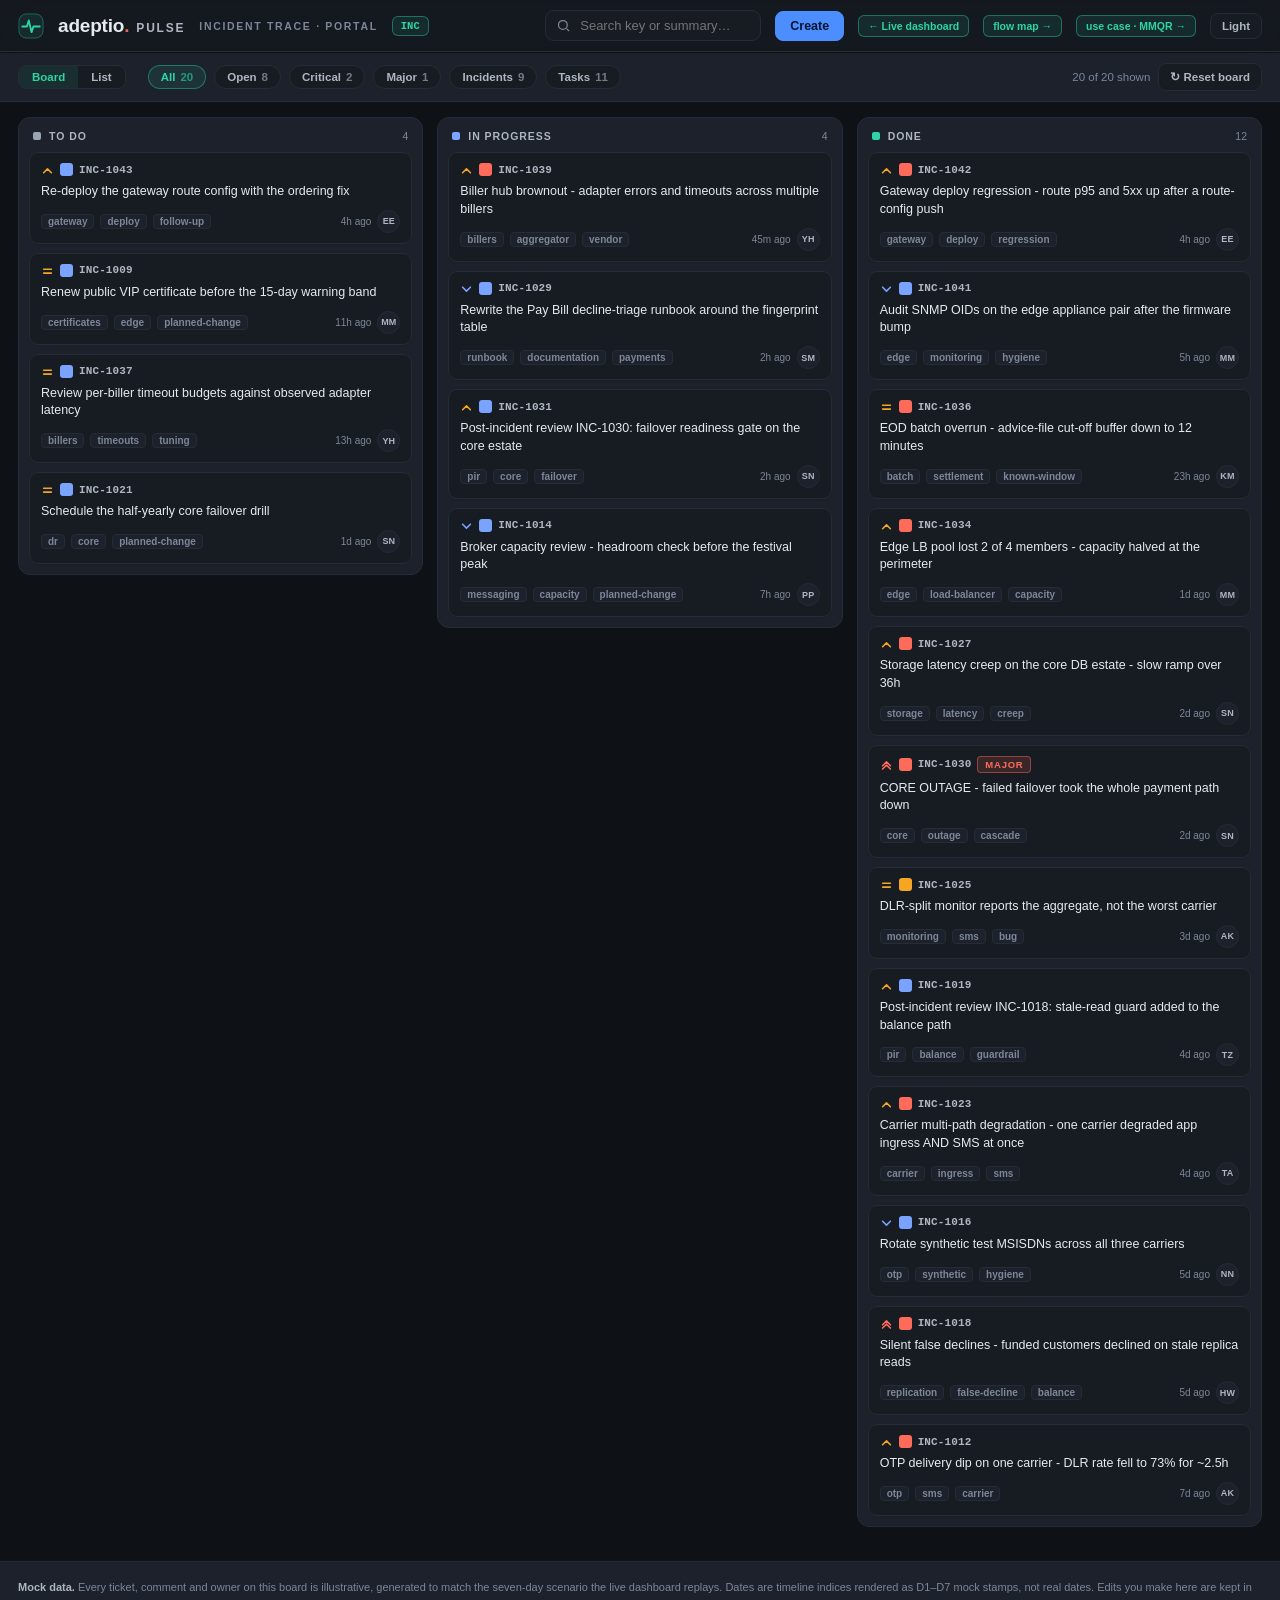
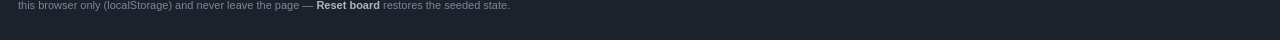
<file: incident-trace.html>
<!DOCTYPE html>
<html lang="en" data-theme="dark">
<head>
<meta charset="utf-8"/>
<meta name="viewport" content="width=device-width, initial-scale=1"/>
<link rel="icon" href="data:,"/>
<title>ADEPTIO Pulse &mdash; Incident Trace</title>
<!-- markup + boot only. Tokens come from the dashboard stylesheet; everything
     portal-specific is in assets/portal.css. Plain <link>/<script src> so this
     opens straight off disk (file://). -->
<link rel="stylesheet" href="assets/styles.css"/>
<link rel="stylesheet" href="assets/portal.css"/>
</head>
<body>
<div class="p-shell">

  <header class="p-top">
    <!-- shared ADEPTIO Pulse mark (see .pulsemark in assets/styles.css) -->
    <svg class="pulsemark" width="26" height="26" viewBox="0 0 28 28" role="img" aria-label="ADEPTIO Pulse">
      <rect class="pm-badge" x="1" y="1" width="26" height="26" rx="8"/>
      <path class="pm-trace" d="M4.6 14.5H9.6L11.6 8L14.6 20.6L16.6 14.5H23.4"/>
    </svg>
    <div class="p-brand"><span class="p-word">adeptio<i>.</i></span><span class="p-pulse">Pulse</span></div>
    <div class="p-title">INCIDENT TRACE &middot; PORTAL</div>
    <div class="p-proj" id="projchip">INC</div>
    <div class="p-sp"></div>
    <div class="p-search">
      <svg viewBox="0 0 24 24" fill="none" stroke="currentColor" stroke-width="2"><circle cx="11" cy="11" r="7"/><path d="M21 21l-4-4"/></svg>
      <input id="q" placeholder="Search key or summary&hellip;" autocomplete="off" aria-label="Search tickets"/>
    </div>
    <button class="p-create" id="createbtn">Create</button>
    <a class="p-link" href="index.html">&larr; Live dashboard</a>
    <a class="p-link" href="flow-instrumentation.html">flow map &rarr;</a>
    <a class="p-link" href="usecase-mmqr.html">use case &middot; MMQR &rarr;</a>
    <button class="p-ghost" id="themebtn" title="Toggle light / dark">Light</button>
  </header>

  <div class="p-rail">
    <div class="p-seg" role="tablist" aria-label="View">
      <button id="vBoard" class="on" role="tab" aria-selected="true">Board</button>
      <button id="vList" role="tab" aria-selected="false">List</button>
    </div>
    <span style="width:6px"></span>
    <button class="p-chip on" data-f="all">All<span class="n" data-c="all"></span></button>
    <button class="p-chip" data-f="open">Open<span class="n" data-c="open"></span></button>
    <button class="p-chip" data-f="critical">Critical<span class="n" data-c="critical"></span></button>
    <button class="p-chip" data-f="major">Major<span class="n" data-c="major"></span></button>
    <button class="p-chip" data-f="incidents">Incidents<span class="n" data-c="incidents"></span></button>
    <button class="p-chip" data-f="tasks">Tasks<span class="n" data-c="tasks"></span></button>
    <div class="p-sp"></div>
    <span class="p-count" id="shown"></span>
    <button class="p-ghost" id="resetbtn" title="Discard local changes and restore the seeded board">&#8635; Reset board</button>
  </div>

  <main class="p-main" id="main"></main>

  <footer class="p-foot">
    <b>Mock data.</b> Every ticket, comment and owner on this board is illustrative, generated to match the
    seven-day scenario the live dashboard replays. Dates are timeline indices rendered as D1&ndash;D7 mock
    stamps, not real dates. Edits you make here are kept in this browser only (localStorage) and never leave
    the page &mdash; <b>Reset board</b> restores the seeded state.
    <span id="storenote"></span>
  </footer>
</div>

<!-- ticket detail overlay -->
<div class="p-scrim" id="detail" role="dialog" aria-modal="true" aria-label="Ticket detail">
  <div class="p-modal" id="detailbox"></div>
</div>

<!-- create modal -->
<div class="p-scrim" id="createwrap" role="dialog" aria-modal="true" aria-label="Create ticket">
  <div class="p-modal sm" id="createbox"></div>
</div>

<!-- 1 · topology + incident windows (INC / INCMETA drive the dashboard deep links) -->
<script src="data/manifest.js"></script>
<!-- 2 · owner roster reused verbatim for assignees -->
<script src="data/rcameta.js"></script>
<!-- 3 · seeded tickets -->
<script src="data/tickets.js"></script>
<!-- 4 · portal -->
<script src="assets/portal.js"></script>
</body>
</html>
</file>
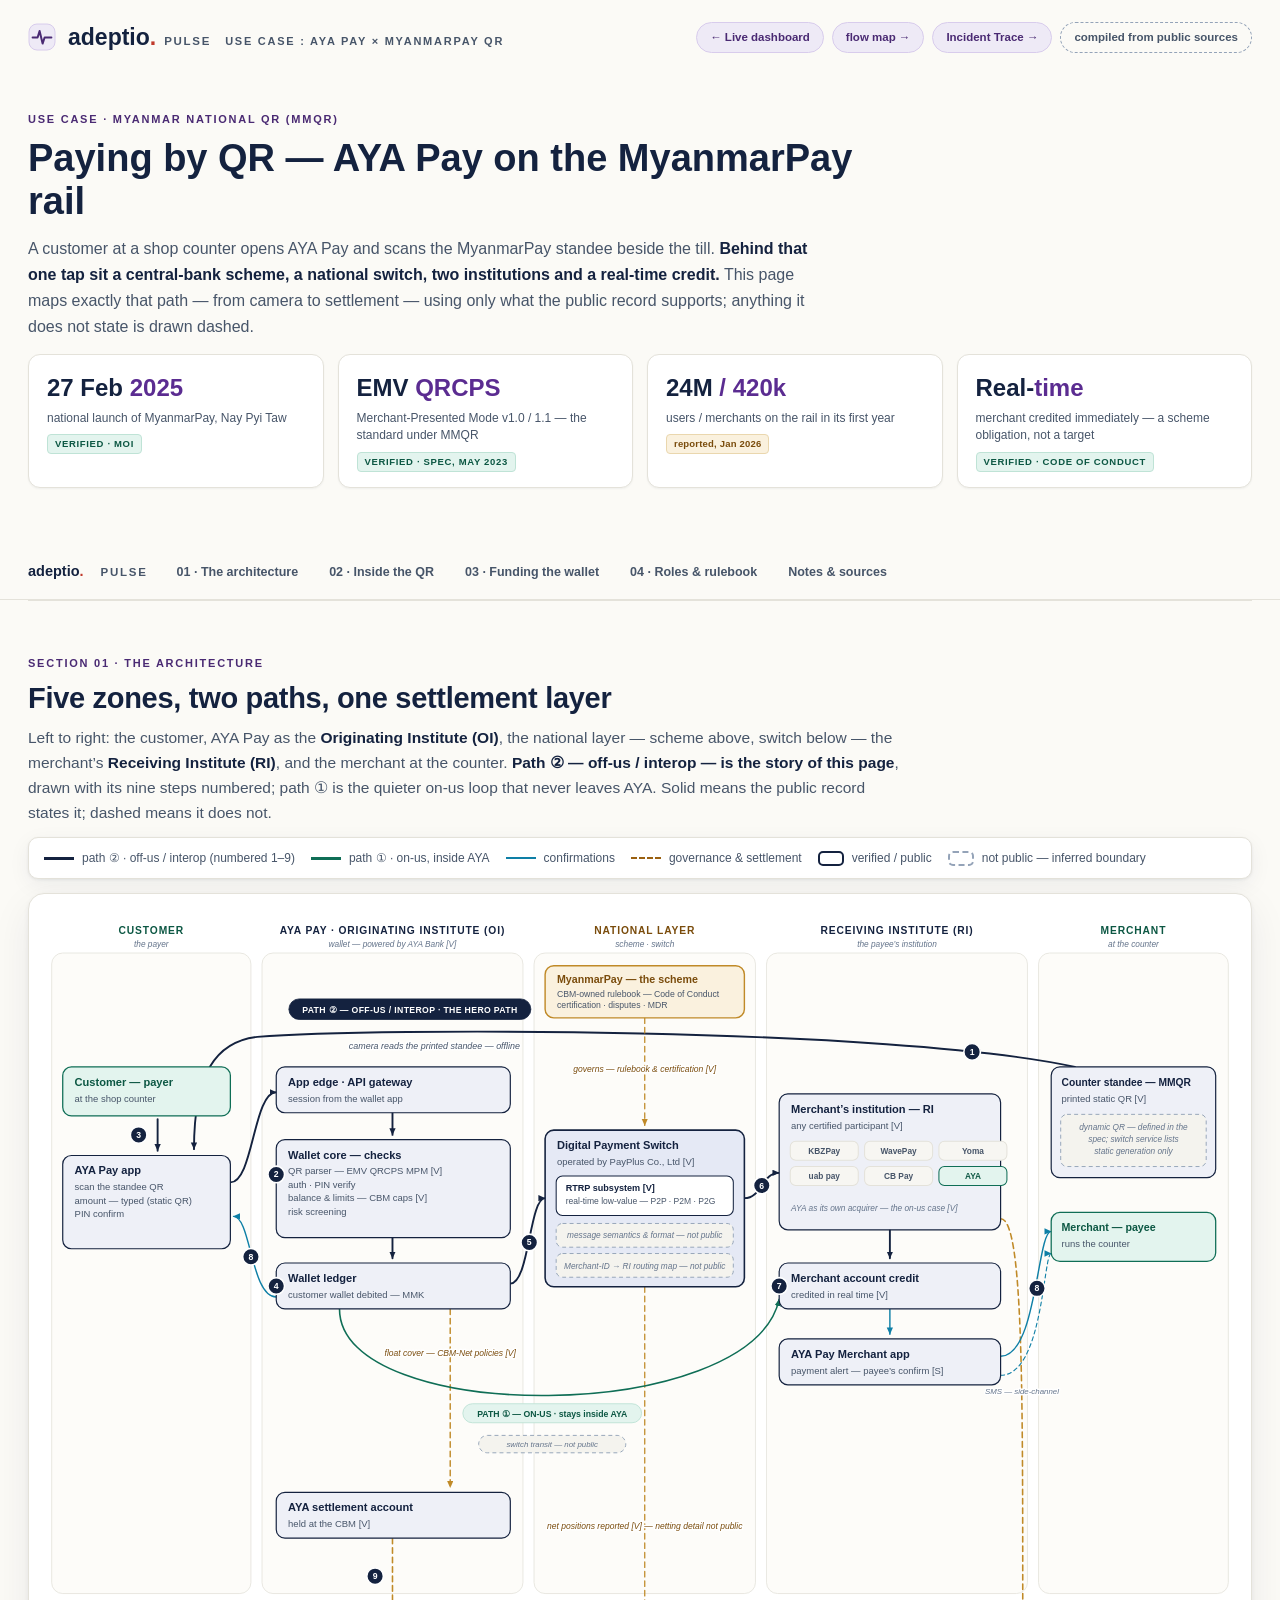
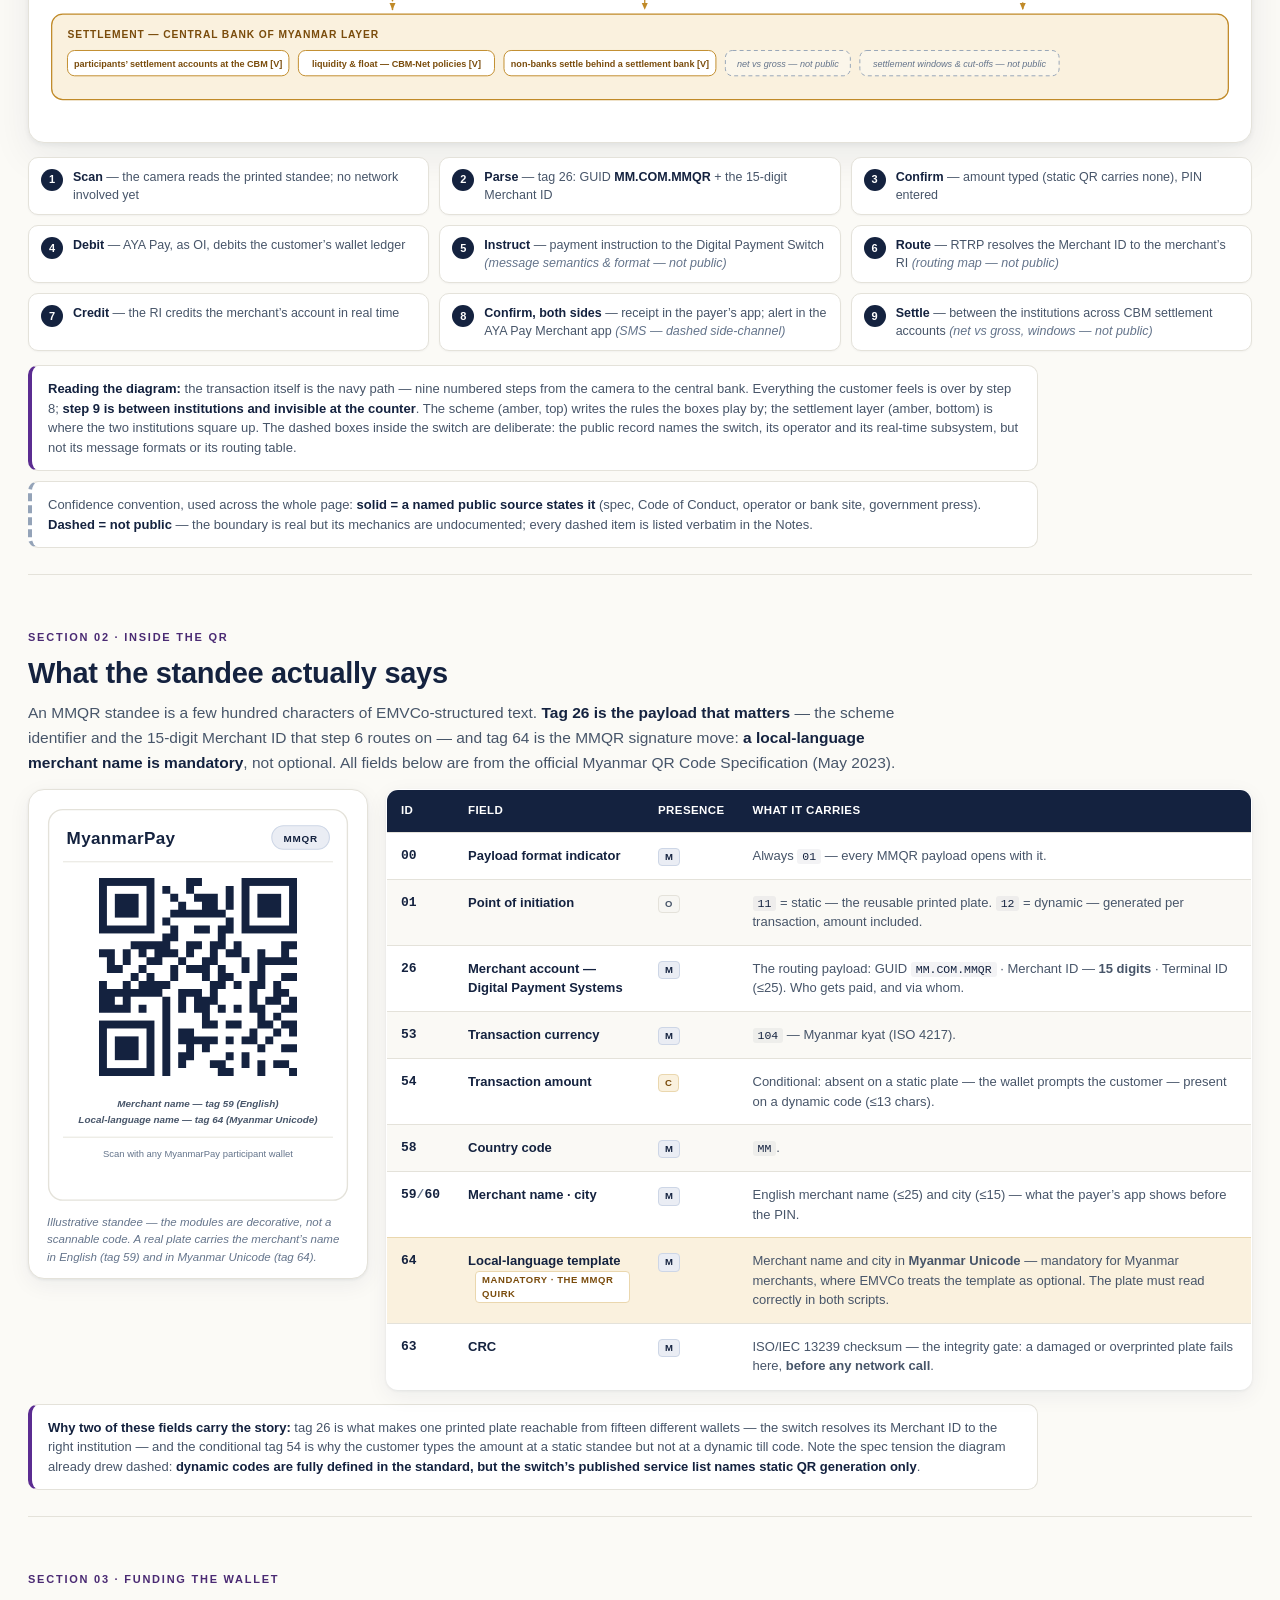
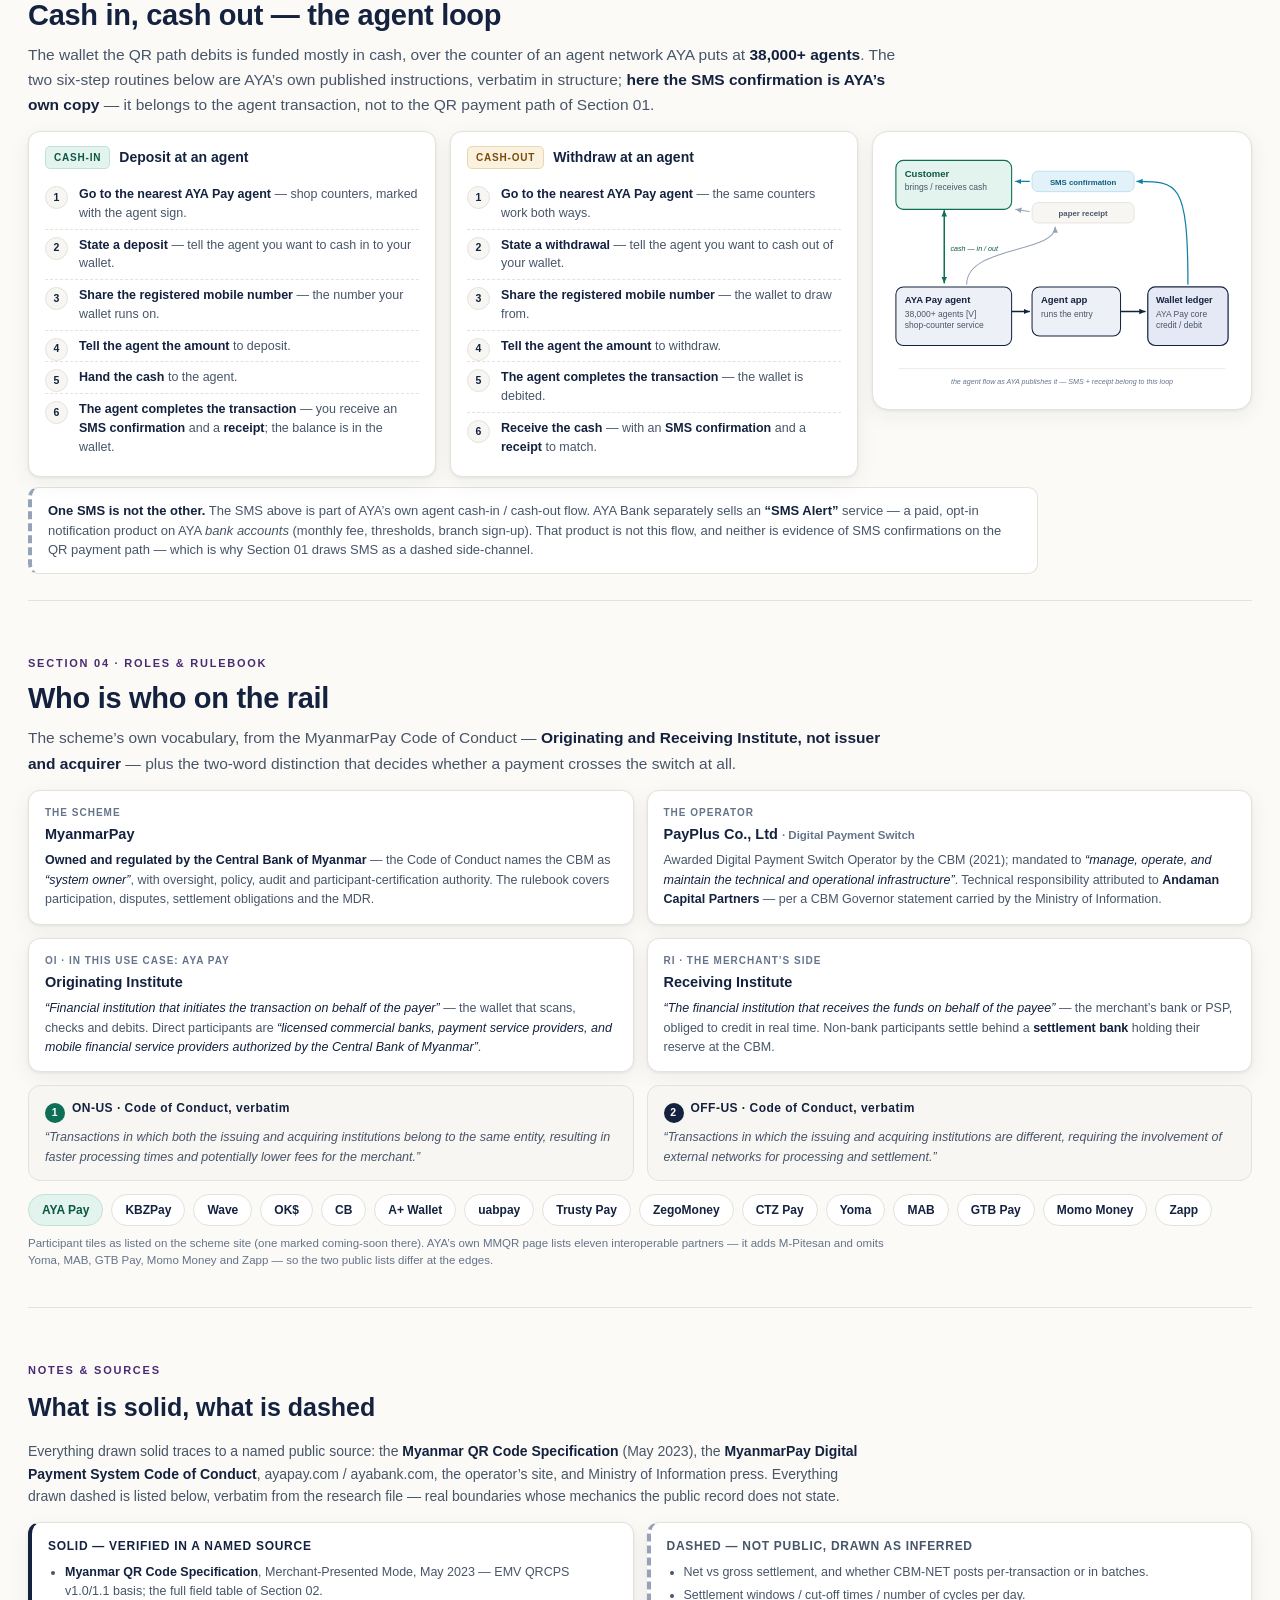
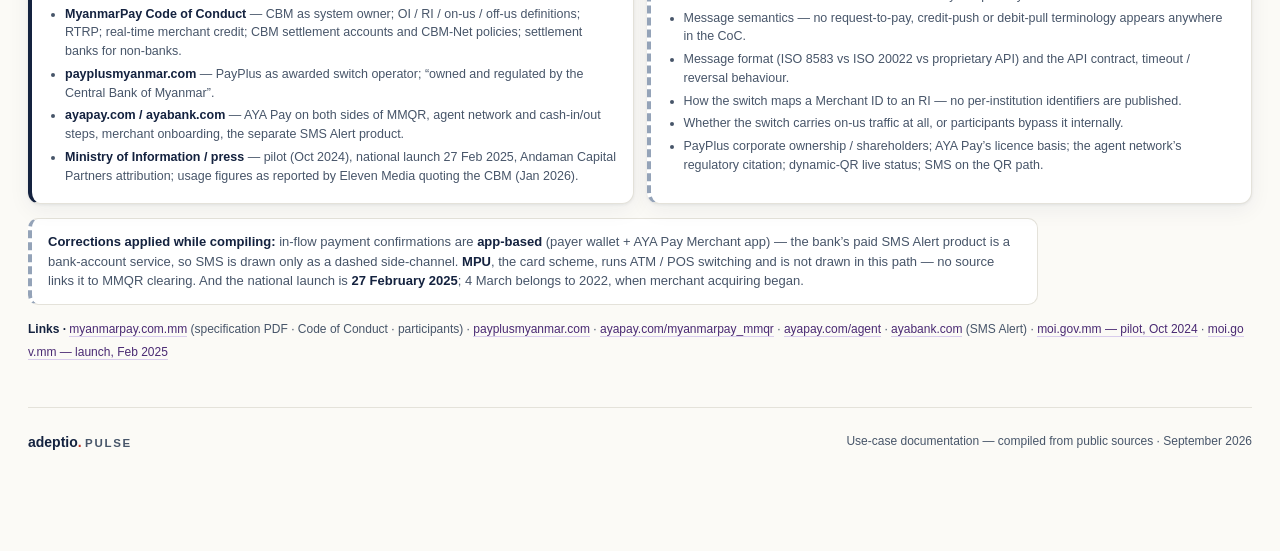
<file: usecase-mmqr.html>
<!DOCTYPE html>
<html lang="en">
<head>
<meta charset="UTF-8">
<meta name="viewport" content="width=device-width, initial-scale=1.0">
<link rel="icon" href="data:,"/>
<title>ADEPTIO Pulse — Use Case : AYA Pay × MyanmarPay QR</title>
<!-- Page 4 — clean customer use-case architecture doc. Public-source facts only;
     anything the public record does not state is DRAWN DASHED and listed in the
     Notes. The three big SVGs are generated by tooling (registry of nodes ->
     emit), not hand-typed; edit the generator, not the markup. -->
<link rel="stylesheet" href="assets/flow.css"/>
<link rel="stylesheet" href="assets/usecase.css"/>
</head>
<body>

<header>
  <div class="pagewrap" style="display:flex;align-items:center;justify-content:space-between;gap:16px;padding-top:20px;padding-bottom:6px;flex-wrap:wrap">
    <div style="display:flex;align-items:center;gap:12px">
      <!-- shared ADEPTIO Pulse mark (see .pulsemark in assets/flow.css) -->
      <svg class="pulsemark" width="28" height="28" viewBox="0 0 28 28" role="img" aria-label="ADEPTIO Pulse">
        <rect class="pm-badge" x="1" y="1" width="26" height="26" rx="8"/>
        <path class="pm-trace" d="M4.6 14.5H9.6L11.6 8L14.6 20.6L16.6 14.5H23.4"/>
      </svg>
      <div style="display:flex;align-items:baseline;gap:8px;flex-wrap:wrap">
        <div style="font-size:23px;font-weight:800;color:var(--ink)">adeptio<span style="color:var(--coral)">.</span></div>
        <span class="pulseword">Pulse</span>
        <div style="font-size:11px;letter-spacing:.16em;font-weight:700;color:var(--slate);margin-left:6px">USE CASE : AYA PAY &times; MYANMARPAY QR</div>
      </div>
    </div>
    <div class="uc-hdrchips">
      <a class="uc-hdrchip" href="index.html">&larr; Live dashboard</a>
      <a class="uc-hdrchip" href="flow-instrumentation.html">flow map &rarr;</a>
      <a class="uc-hdrchip" href="incident-trace.html">Incident Trace &rarr;</a>
      <span class="uc-hdrchip ghost">compiled from public sources</span>
    </div>
  </div>
</header>

<div class="pagewrap">
  <section class="hero">
    <div class="kicker" style="color:var(--purple-ink);font-size:11px;font-weight:750;letter-spacing:.16em">USE CASE &middot; MYANMAR NATIONAL QR (MMQR)</div>
    <h1>Paying by QR — AYA Pay on the MyanmarPay rail</h1>
    <p class="stand">A customer at a shop counter opens AYA Pay and scans the MyanmarPay standee beside the till. <strong>Behind that one tap sit a central-bank scheme, a national switch, two institutions and a real-time credit.</strong> This page maps exactly that path — from camera to settlement — using only what the public record supports; anything it does not state is drawn dashed.</p>
    <div class="tilerow">
      <div class="tile"><div class="big">27 Feb <span class="accent">2025</span></div><div class="lbl">national launch of MyanmarPay, Nay Pyi Taw</div><span class="uc-src">Verified &middot; MOI</span></div>
      <div class="tile"><div class="big">EMV<span class="accent"> QRCPS</span></div><div class="lbl">Merchant-Presented Mode v1.0 / 1.1 — the standard under MMQR</div><span class="uc-src">Verified &middot; spec, May 2023</span></div>
      <div class="tile"><div class="big">24M <span class="accent">/ 420k</span></div><div class="lbl">users / merchants on the rail in its first year</div><span class="uc-src rep">reported, Jan 2026</span></div>
      <div class="tile"><div class="big">Real-<span class="accent">time</span></div><div class="lbl">merchant credited immediately — a scheme obligation, not a target</div><span class="uc-src">Verified &middot; Code of Conduct</span></div>
    </div>
  </section>
</div>

<nav class="chapnav"><div class="in">
  <span class="brandmini">adeptio<span class="dot">.</span></span><span class="pulseword" style="margin-right:10px">Pulse</span>
  <a href="#ch1">01 &middot; The architecture</a>
  <a href="#ch2">02 &middot; Inside the QR</a>
  <a href="#ch3">03 &middot; Funding the wallet</a>
  <a href="#ch4">04 &middot; Roles &amp; rulebook</a>
  <a href="#notes">Notes &amp; sources</a>
</div></nav>

<div class="pagewrap wide">

<section id="ch1" class="chapter">
  <p class="uc-k">SECTION 01 &middot; THE ARCHITECTURE</p>
  <h2 class="uc-h2">Five zones, two paths, one settlement layer</h2>
  <p class="uc-stand">Left to right: the customer, AYA Pay as the <strong>Originating Institute (OI)</strong>, the national layer — scheme above, switch below — the merchant&rsquo;s <strong>Receiving Institute (RI)</strong>, and the merchant at the counter. <strong>Path &#9313; — off-us / interop — is the story of this page</strong>, drawn with its nine steps numbered; path &#9312; is the quieter on-us loop that never leaves AYA. Solid means the public record states it; dashed means it does not.</p>
  <div class="legend">
    <span class="li"><span class="lk"></span> path &#9313; &middot; off-us / interop (numbered 1&ndash;9)</span>
    <span class="li"><span class="lk" style="border-top-color:var(--green)"></span> path &#9312; &middot; on-us, inside AYA</span>
    <span class="li"><span class="lk cyan" style="border-top-width:2px"></span> confirmations</span>
    <span class="li"><span class="lk amber" style="border-top-style:dashed;border-top-width:2px"></span> governance &amp; settlement</span>
    <span class="li"><span class="sw solid"></span> verified / public</span>
    <span class="li"><span class="sw dash"></span> not public — inferred boundary</span>
  </div>
  <div class="diagram uc-arch">
<!--SVG:ARCH START-->
<svg viewBox="0 0 1520 1046" role="img" aria-label="AYA Pay on the MyanmarPay rail — five zones, the off-us hero path in nine steps, the on-us loop, and the CBM settlement layer">
<defs>
<marker id="ah-navy" markerWidth="11" markerHeight="11" refX="8.5" refY="4" orient="auto" markerUnits="userSpaceOnUse"><path d="M0,0 L9,4 L0,8 Z" fill="#14223F"/></marker>
<marker id="ah-green" markerWidth="11" markerHeight="11" refX="8.5" refY="4" orient="auto" markerUnits="userSpaceOnUse"><path d="M0,0 L9,4 L0,8 Z" fill="#0F6E56"/></marker>
<marker id="ah-cyan" markerWidth="11" markerHeight="11" refX="8.5" refY="4" orient="auto" markerUnits="userSpaceOnUse"><path d="M0,0 L9,4 L0,8 Z" fill="#0E7FA6"/></marker>
<marker id="ah-amber" markerWidth="11" markerHeight="11" refX="8.5" refY="4" orient="auto" markerUnits="userSpaceOnUse"><path d="M0,0 L9,4 L0,8 Z" fill="#C08A28"/></marker>
<marker id="ah-slate" markerWidth="11" markerHeight="11" refX="8.5" refY="4" orient="auto" markerUnits="userSpaceOnUse"><path d="M0,0 L9,4 L0,8 Z" fill="#94A3B8"/></marker>
<marker id="ahs-green" markerWidth="11" markerHeight="11" refX="0.5" refY="4" orient="auto" markerUnits="userSpaceOnUse"><path d="M9,0 L0,4 L9,8 Z" fill="#0F6E56"/></marker>
</defs>
<rect x="16" y="62" width="252" height="810" rx="14" ry="14" fill="#FDFCF9" stroke="#E4E2DA" stroke-width="1"/>
<rect x="282" y="62" width="330" height="810" rx="14" ry="14" fill="#FDFCF9" stroke="#E4E2DA" stroke-width="1"/>
<rect x="626" y="62" width="280" height="810" rx="14" ry="14" fill="#FDFCF9" stroke="#E4E2DA" stroke-width="1"/>
<rect x="920" y="62" width="330" height="810" rx="14" ry="14" fill="#FDFCF9" stroke="#E4E2DA" stroke-width="1"/>
<rect x="1264" y="62" width="240" height="810" rx="14" ry="14" fill="#FDFCF9" stroke="#E4E2DA" stroke-width="1"/>
<path d="M1310,206 C1080,156 420,156 276,168 C224,174 196,214 196,310" fill="none" stroke="#14223F" stroke-width="2.4" marker-end="url(#ah-navy)" stroke-linejoin="round" stroke-linecap="round"/>
<path d="M150,272 L150,312" fill="none" stroke="#14223F" stroke-width="2.4" marker-end="url(#ah-navy)" stroke-linejoin="round" stroke-linecap="round"/>
<path d="M242,352 C271,352 271,238 300,238" fill="none" stroke="#14223F" stroke-width="2.4" marker-end="url(#ah-navy)" stroke-linejoin="round" stroke-linecap="round"/>
<path d="M447,264 L447,292" fill="none" stroke="#14223F" stroke-width="2.4" marker-end="url(#ah-navy)" stroke-linejoin="round" stroke-linecap="round"/>
<path d="M447,422 L447,448" fill="none" stroke="#14223F" stroke-width="2.4" marker-end="url(#ah-navy)" stroke-linejoin="round" stroke-linecap="round"/>
<path d="M596,480 C620,480 620,372 640,372" fill="none" stroke="#14223F" stroke-width="2.4" marker-end="url(#ah-navy)" stroke-linejoin="round" stroke-linecap="round"/>
<path d="M892,372 C914,372 914,340 936,340" fill="none" stroke="#14223F" stroke-width="2.4" marker-end="url(#ah-navy)" stroke-linejoin="round" stroke-linecap="round"/>
<path d="M1076,412 L1076,448" fill="none" stroke="#14223F" stroke-width="2.4" marker-end="url(#ah-navy)" stroke-linejoin="round" stroke-linecap="round"/>
<path d="M766,144 L766,280" fill="none" stroke="#C08A28" stroke-width="1.6" stroke-dasharray="7 5" marker-end="url(#ah-amber)" stroke-linejoin="round" stroke-linecap="round"/>
<path d="M766,484 L766,892" fill="none" stroke="#C08A28" stroke-width="1.6" stroke-dasharray="7 5" marker-end="url(#ah-amber)" stroke-linejoin="round" stroke-linecap="round"/>
<path d="M520,512 L520,738" fill="none" stroke="#C08A28" stroke-width="1.8" stroke-dasharray="7 5" marker-end="url(#ah-amber)" stroke-linejoin="round" stroke-linecap="round"/>
<path d="M447,802 L447,892" fill="none" stroke="#C08A28" stroke-width="2" stroke-dasharray="7 5" marker-end="url(#ah-amber)" stroke-linejoin="round" stroke-linecap="round"/>
<path d="M1216,398 C1244,398 1244,600 1244,892" fill="none" stroke="#C08A28" stroke-width="2" stroke-dasharray="7 5" marker-end="url(#ah-amber)" stroke-linejoin="round" stroke-linecap="round"/>
<path d="M380,512 C380,660 900,660 936,500" fill="none" stroke="#0F6E56" stroke-width="2" marker-end="url(#ah-green)" stroke-linejoin="round" stroke-linecap="round"/>
<path d="M1076,512 L1076,544" fill="none" stroke="#0E7FA6" stroke-width="1.8" marker-end="url(#ah-cyan)" stroke-linejoin="round" stroke-linecap="round"/>
<path d="M1216,572 C1262,572 1262,414 1280,414" fill="none" stroke="#0E7FA6" stroke-width="1.8" marker-end="url(#ah-cyan)" stroke-linejoin="round" stroke-linecap="round"/>
<path d="M300,497 C268,497 268,395 246,395" fill="none" stroke="#0E7FA6" stroke-width="1.8" marker-end="url(#ah-cyan)" stroke-linejoin="round" stroke-linecap="round"/>
<path d="M1216,596 C1270,596 1270,442 1280,442" fill="none" stroke="#0E7FA6" stroke-width="1.4" stroke-dasharray="5 4" marker-end="url(#ah-cyan)" stroke-linejoin="round" stroke-linecap="round"/>
<text x="500" y="184" text-anchor="middle" style="font-size:11.3px;font-weight:400;fill:#475569;font-style:italic;paint-order:stroke;stroke:#fff;stroke-width:3.5px;stroke-linejoin:round">camera reads the printed standee — offline</text>
<text x="766" y="212" text-anchor="middle" style="font-size:10.8px;font-weight:400;fill:#7A4C0C;font-style:italic;paint-order:stroke;stroke:#fff;stroke-width:3.5px;stroke-linejoin:round">governs — rulebook &amp; certification [V]</text>
<text x="766" y="790" text-anchor="middle" style="font-size:10.8px;font-weight:400;fill:#7A4C0C;font-style:italic;paint-order:stroke;stroke:#fff;stroke-width:3.5px;stroke-linejoin:round">net positions reported [V] — netting detail not public</text>
<text x="520" y="572" text-anchor="middle" style="font-size:10.8px;font-weight:400;fill:#7A4C0C;font-style:italic;paint-order:stroke;stroke:#fff;stroke-width:3.5px;stroke-linejoin:round">float cover — CBM-Net policies [V]</text>
<text x="1243" y="620" text-anchor="middle" style="font-size:10px;font-weight:400;fill:#64748B;font-style:italic;paint-order:stroke;stroke:#fff;stroke-width:3.5px;stroke-linejoin:round">SMS — side-channel</text>
<rect x="316" y="120" width="306" height="26" rx="13" ry="13" fill="#14223F" stroke="#14223F" stroke-width="1"/>
<text x="469" y="137.5" text-anchor="middle" style="font-size:11px;font-weight:800;fill:#fff;letter-spacing:.04em">PATH ② — OFF-US / INTEROP · THE HERO PATH</text>
<rect x="536" y="632" width="226" height="24" rx="12" ry="12" fill="#E3F4EE" stroke="#BFE3D6" stroke-width="1.2"/>
<text x="649" y="648.5" text-anchor="middle" style="font-size:11px;font-weight:750;fill:#0C5743;">PATH ① — ON-US · stays inside AYA</text>
<rect x="556" y="672" width="186" height="22" rx="11" ry="11" fill="#F4F3EE" stroke="#94A3B8" stroke-width="1.2" stroke-dasharray="5 4"/>
<text x="649" y="687" text-anchor="middle" style="font-size:10px;font-weight:400;fill:#64748B;font-style:italic">switch transit — not public</text>
<text x="142.0" y="38" text-anchor="middle" style="font-size:13px;font-weight:800;fill:#0C5743;letter-spacing:1.1px">CUSTOMER</text>
<text x="142.0" y="54" text-anchor="middle" style="font-size:10.5px;font-weight:400;fill:#64748B;font-style:italic">the payer</text>
<text x="447.0" y="38" text-anchor="middle" style="font-size:13px;font-weight:800;fill:#14223F;letter-spacing:1.1px">AYA PAY · ORIGINATING INSTITUTE (OI)</text>
<text x="447.0" y="54" text-anchor="middle" style="font-size:10.5px;font-weight:400;fill:#64748B;font-style:italic">wallet — powered by AYA Bank [V]</text>
<text x="766.0" y="38" text-anchor="middle" style="font-size:13px;font-weight:800;fill:#7A4C0C;letter-spacing:1.1px">NATIONAL LAYER</text>
<text x="766.0" y="54" text-anchor="middle" style="font-size:10.5px;font-weight:400;fill:#64748B;font-style:italic">scheme · switch</text>
<text x="1085.0" y="38" text-anchor="middle" style="font-size:13px;font-weight:800;fill:#14223F;letter-spacing:1.1px">RECEIVING INSTITUTE (RI)</text>
<text x="1085.0" y="54" text-anchor="middle" style="font-size:10.5px;font-weight:400;fill:#64748B;font-style:italic">the payee’s institution</text>
<text x="1384.0" y="38" text-anchor="middle" style="font-size:13px;font-weight:800;fill:#0C5743;letter-spacing:1.1px">MERCHANT</text>
<text x="1384.0" y="54" text-anchor="middle" style="font-size:10.5px;font-weight:400;fill:#64748B;font-style:italic">at the counter</text>
<rect x="30" y="206" width="212" height="62" rx="11" ry="11" fill="#E3F4EE" stroke="#0F6E56" stroke-width="1.6"/>
<text x="45" y="230" style="font-size:14px;font-weight:800;fill:#0C5743;">Customer — payer</text>
<text x="45" y="250" style="font-size:12px;font-weight:400;fill:#475569;">at the shop counter</text>
<rect x="30" y="318" width="212" height="118" rx="11" ry="11" fill="#EEF0F7" stroke="#14223F" stroke-width="1.5"/>
<text x="45" y="342" style="font-size:14px;font-weight:800;fill:#14223F;">AYA Pay app</text>
<text x="45" y="362" style="font-size:12px;font-weight:400;fill:#475569;">scan the standee QR</text>
<text x="45" y="379" style="font-size:12px;font-weight:400;fill:#475569;">amount — typed (static QR)</text>
<text x="45" y="396" style="font-size:12px;font-weight:400;fill:#475569;">PIN confirm</text>
<rect x="300" y="206" width="296" height="58" rx="11" ry="11" fill="#EEF0F7" stroke="#14223F" stroke-width="1.5"/>
<text x="315" y="230" style="font-size:14px;font-weight:800;fill:#14223F;">App edge · API gateway</text>
<text x="315" y="250" style="font-size:12px;font-weight:400;fill:#475569;">session from the wallet app</text>
<rect x="300" y="298" width="296" height="124" rx="11" ry="11" fill="#EEF0F7" stroke="#14223F" stroke-width="1.5"/>
<text x="315" y="322" style="font-size:14px;font-weight:800;fill:#14223F;">Wallet core — checks</text>
<text x="315" y="342" style="font-size:12px;font-weight:400;fill:#475569;">QR parser — EMV QRCPS MPM [V]</text>
<text x="315" y="359" style="font-size:12px;font-weight:400;fill:#475569;">auth · PIN verify</text>
<text x="315" y="376" style="font-size:12px;font-weight:400;fill:#475569;">balance &amp; limits — CBM caps [V]</text>
<text x="315" y="393" style="font-size:12px;font-weight:400;fill:#475569;">risk screening</text>
<rect x="300" y="454" width="296" height="58" rx="11" ry="11" fill="#EEF0F7" stroke="#14223F" stroke-width="1.5"/>
<text x="315" y="478" style="font-size:14px;font-weight:800;fill:#14223F;">Wallet ledger</text>
<text x="315" y="498" style="font-size:12px;font-weight:400;fill:#475569;">customer wallet debited — MMK</text>
<rect x="300" y="744" width="296" height="58" rx="11" ry="11" fill="#EEF0F7" stroke="#14223F" stroke-width="1.5"/>
<text x="315" y="768" style="font-size:14px;font-weight:800;fill:#14223F;">AYA settlement account</text>
<text x="315" y="788" style="font-size:12px;font-weight:400;fill:#475569;">held at the CBM [V]</text>
<rect x="640" y="78" width="252" height="66" rx="11" ry="11" fill="#FAF1DE" stroke="#C08A28" stroke-width="1.8"/>
<text x="655" y="100" style="font-size:13.5px;font-weight:800;fill:#7A4C0C;">MyanmarPay — the scheme</text>
<text x="655" y="118" style="font-size:11px;font-weight:400;fill:#475569;">CBM-owned rulebook — Code of Conduct</text>
<text x="655" y="132" style="font-size:11px;font-weight:400;fill:#475569;">certification · disputes · MDR</text>
<rect x="640" y="286" width="252" height="198" rx="11" ry="11" fill="#E5E9F5" stroke="#14223F" stroke-width="2"/>
<text x="655" y="310" style="font-size:14px;font-weight:800;fill:#14223F;">Digital Payment Switch</text>
<text x="655" y="330" style="font-size:12px;font-weight:400;fill:#475569;">operated by PayPlus Co., Ltd [V]</text>
<rect x="654" y="344" width="224" height="50" rx="8" ry="8" fill="#ffffff" stroke="#14223F" stroke-width="1.3"/>
<text x="666" y="363" style="font-size:11.5px;font-weight:750;fill:#14223F;">RTRP subsystem [V]</text>
<text x="666" y="379" style="font-size:10.8px;font-weight:400;fill:#475569;">real-time low-value — P2P · P2M · P2G</text>
<rect x="654" y="404" width="224" height="30" rx="8" ry="8" fill="#F4F3EE" stroke="#94A3B8" stroke-width="1.2" stroke-dasharray="5 4"/>
<text x="766" y="423" text-anchor="middle" style="font-size:10.5px;font-weight:400;fill:#64748B;font-style:italic">message semantics &amp; format — not public</text>
<rect x="654" y="442" width="224" height="30" rx="8" ry="8" fill="#F4F3EE" stroke="#94A3B8" stroke-width="1.2" stroke-dasharray="5 4"/>
<text x="766" y="461" text-anchor="middle" style="font-size:10.5px;font-weight:400;fill:#64748B;font-style:italic">Merchant-ID → RI routing map — not public</text>
<rect x="936" y="240" width="280" height="172" rx="11" ry="11" fill="#EEF0F7" stroke="#14223F" stroke-width="1.5"/>
<text x="951" y="264" style="font-size:14px;font-weight:800;fill:#14223F;">Merchant’s institution — RI</text>
<text x="951" y="284" style="font-size:12px;font-weight:400;fill:#475569;">any certified participant [V]</text>
<rect x="950" y="300" width="86" height="24" rx="7" ry="7" fill="#F7F6F2" stroke="#E4E2DA" stroke-width="1.3"/>
<text x="993" y="316" text-anchor="middle" style="font-size:10.5px;font-weight:700;fill:#475569;">KBZPay</text>
<rect x="1044" y="300" width="86" height="24" rx="7" ry="7" fill="#F7F6F2" stroke="#E4E2DA" stroke-width="1.3"/>
<text x="1087" y="316" text-anchor="middle" style="font-size:10.5px;font-weight:700;fill:#475569;">WavePay</text>
<rect x="1138" y="300" width="86" height="24" rx="7" ry="7" fill="#F7F6F2" stroke="#E4E2DA" stroke-width="1.3"/>
<text x="1181" y="316" text-anchor="middle" style="font-size:10.5px;font-weight:700;fill:#475569;">Yoma</text>
<rect x="950" y="332" width="86" height="24" rx="7" ry="7" fill="#F7F6F2" stroke="#E4E2DA" stroke-width="1.3"/>
<text x="993" y="348" text-anchor="middle" style="font-size:10.5px;font-weight:700;fill:#475569;">uab pay</text>
<rect x="1044" y="332" width="86" height="24" rx="7" ry="7" fill="#F7F6F2" stroke="#E4E2DA" stroke-width="1.3"/>
<text x="1087" y="348" text-anchor="middle" style="font-size:10.5px;font-weight:700;fill:#475569;">CB Pay</text>
<rect x="1138" y="332" width="86" height="24" rx="7" ry="7" fill="#E3F4EE" stroke="#0F6E56" stroke-width="1.3"/>
<text x="1181" y="348" text-anchor="middle" style="font-size:10.5px;font-weight:700;fill:#0C5743;">AYA</text>
<text x="951" y="388" style="font-size:10.5px;font-weight:400;fill:#64748B;font-style:italic">AYA as its own acquirer — the on-us case [V]</text>
<rect x="936" y="454" width="280" height="58" rx="11" ry="11" fill="#EEF0F7" stroke="#14223F" stroke-width="1.5"/>
<text x="951" y="478" style="font-size:14px;font-weight:800;fill:#14223F;">Merchant account credit</text>
<text x="951" y="498" style="font-size:12px;font-weight:400;fill:#475569;">credited in real time [V]</text>
<rect x="936" y="550" width="280" height="58" rx="11" ry="11" fill="#EEF0F7" stroke="#14223F" stroke-width="1.5"/>
<text x="951" y="574" style="font-size:14px;font-weight:800;fill:#14223F;">AYA Pay Merchant app</text>
<text x="951" y="594" style="font-size:12px;font-weight:400;fill:#475569;">payment alert — payee’s confirm [S]</text>
<rect x="1280" y="206" width="208" height="140" rx="11" ry="11" fill="#EEF0F7" stroke="#14223F" stroke-width="1.5"/>
<text x="1293" y="230" style="font-size:13px;font-weight:800;fill:#14223F;">Counter standee — MMQR</text>
<text x="1293" y="250" style="font-size:12px;font-weight:400;fill:#475569;">printed static QR [V]</text>
<rect x="1292" y="266" width="184" height="66" rx="8" ry="8" fill="#F4F3EE" stroke="#94A3B8" stroke-width="1.2" stroke-dasharray="5 4"/>
<text x="1384" y="286" text-anchor="middle" style="font-size:10.5px;font-weight:400;fill:#64748B;font-style:italic">dynamic QR — defined in the</text>
<text x="1384" y="301" text-anchor="middle" style="font-size:10.5px;font-weight:400;fill:#64748B;font-style:italic">spec; switch service lists</text>
<text x="1384" y="316" text-anchor="middle" style="font-size:10.5px;font-weight:400;fill:#64748B;font-style:italic">static generation only</text>
<rect x="1280" y="390" width="208" height="62" rx="11" ry="11" fill="#E3F4EE" stroke="#0F6E56" stroke-width="1.6"/>
<text x="1293" y="414" style="font-size:13.5px;font-weight:800;fill:#0C5743;">Merchant — payee</text>
<text x="1293" y="434" style="font-size:12px;font-weight:400;fill:#475569;">runs the counter</text>
<rect x="16" y="898" width="1488" height="108" rx="14" ry="14" fill="#FAF1DE" stroke="#C08A28" stroke-width="1.6"/>
<text x="36" y="928" style="font-size:13px;font-weight:800;fill:#7A4C0C;letter-spacing:1.1px">SETTLEMENT — CENTRAL BANK OF MYANMAR LAYER</text>
<rect x="36" y="944" width="280" height="32" rx="9" ry="9" fill="#ffffff" stroke="#C08A28" stroke-width="1.2"/>
<text x="176.0" y="964.5" text-anchor="middle" style="font-size:11.5px;font-weight:600;fill:#7A4C0C;">participants’ settlement accounts at the CBM [V]</text>
<rect x="328" y="944" width="248" height="32" rx="9" ry="9" fill="#ffffff" stroke="#C08A28" stroke-width="1.2"/>
<text x="452.0" y="964.5" text-anchor="middle" style="font-size:11.5px;font-weight:600;fill:#7A4C0C;">liquidity &amp; float — CBM-Net policies [V]</text>
<rect x="588" y="944" width="268" height="32" rx="9" ry="9" fill="#ffffff" stroke="#C08A28" stroke-width="1.2"/>
<text x="722.0" y="964.5" text-anchor="middle" style="font-size:11.5px;font-weight:600;fill:#7A4C0C;">non-banks settle behind a settlement bank [V]</text>
<rect x="868" y="944" width="158" height="32" rx="9" ry="9" fill="#FBF6EA" stroke="#94A3B8" stroke-width="1.2" stroke-dasharray="5 4"/>
<text x="947.0" y="964.5" text-anchor="middle" style="font-size:11.5px;font-weight:400;fill:#64748B;font-style:italic">net vs gross — not public</text>
<rect x="1038" y="944" width="252" height="32" rx="9" ry="9" fill="#FBF6EA" stroke="#94A3B8" stroke-width="1.2" stroke-dasharray="5 4"/>
<text x="1164.0" y="964.5" text-anchor="middle" style="font-size:11.5px;font-weight:400;fill:#64748B;font-style:italic">settlement windows &amp; cut-offs — not public</text>
<circle cx="1180" cy="187" r="10.5" fill="#14223F" stroke="#fff" stroke-width="2"/>
<text x="1180" y="190.8" text-anchor="middle" style="font-size:11px;font-weight:800;fill:#fff">1</text>
<circle cx="300" cy="342" r="10.5" fill="#14223F" stroke="#fff" stroke-width="2"/>
<text x="300" y="345.8" text-anchor="middle" style="font-size:11px;font-weight:800;fill:#fff">2</text>
<circle cx="126" cy="292" r="10.5" fill="#14223F" stroke="#fff" stroke-width="2"/>
<text x="126" y="295.8" text-anchor="middle" style="font-size:11px;font-weight:800;fill:#fff">3</text>
<circle cx="300" cy="483" r="10.5" fill="#14223F" stroke="#fff" stroke-width="2"/>
<text x="300" y="486.8" text-anchor="middle" style="font-size:11px;font-weight:800;fill:#fff">4</text>
<circle cx="620" cy="428" r="10.5" fill="#14223F" stroke="#fff" stroke-width="2"/>
<text x="620" y="431.8" text-anchor="middle" style="font-size:11px;font-weight:800;fill:#fff">5</text>
<circle cx="914" cy="356" r="10.5" fill="#14223F" stroke="#fff" stroke-width="2"/>
<text x="914" y="359.8" text-anchor="middle" style="font-size:11px;font-weight:800;fill:#fff">6</text>
<circle cx="936" cy="483" r="10.5" fill="#14223F" stroke="#fff" stroke-width="2"/>
<text x="936" y="486.8" text-anchor="middle" style="font-size:11px;font-weight:800;fill:#fff">7</text>
<circle cx="268" cy="446" r="10.5" fill="#14223F" stroke="#fff" stroke-width="2"/>
<text x="268" y="449.8" text-anchor="middle" style="font-size:11px;font-weight:800;fill:#fff">8</text>
<circle cx="1262" cy="486" r="10.5" fill="#14223F" stroke="#fff" stroke-width="2"/>
<text x="1262" y="489.8" text-anchor="middle" style="font-size:11px;font-weight:800;fill:#fff">8</text>
<circle cx="425" cy="850" r="10.5" fill="#14223F" stroke="#fff" stroke-width="2"/>
<text x="425" y="853.8" text-anchor="middle" style="font-size:11px;font-weight:800;fill:#fff">9</text>
</svg>
<!--SVG:ARCH END-->
  </div>
  <div class="uc-steps">
    <div class="uc-step"><span class="n">1</span><span class="t"><b>Scan</b> — the camera reads the printed standee; no network involved yet</span></div>
    <div class="uc-step"><span class="n">2</span><span class="t"><b>Parse</b> — tag 26: GUID <b>MM.COM.MMQR</b> + the 15-digit Merchant ID</span></div>
    <div class="uc-step"><span class="n">3</span><span class="t"><b>Confirm</b> — amount typed (static QR carries none), PIN entered</span></div>
    <div class="uc-step"><span class="n">4</span><span class="t"><b>Debit</b> — AYA Pay, as OI, debits the customer&rsquo;s wallet ledger</span></div>
    <div class="uc-step"><span class="n">5</span><span class="t"><b>Instruct</b> — payment instruction to the Digital Payment Switch <i>(message semantics &amp; format — not public)</i></span></div>
    <div class="uc-step"><span class="n">6</span><span class="t"><b>Route</b> — RTRP resolves the Merchant ID to the merchant&rsquo;s RI <i>(routing map — not public)</i></span></div>
    <div class="uc-step"><span class="n">7</span><span class="t"><b>Credit</b> — the RI credits the merchant&rsquo;s account in real time</span></div>
    <div class="uc-step"><span class="n">8</span><span class="t"><b>Confirm, both sides</b> — receipt in the payer&rsquo;s app; alert in the AYA Pay Merchant app <i>(SMS — dashed side-channel)</i></span></div>
    <div class="uc-step"><span class="n">9</span><span class="t"><b>Settle</b> — between the institutions across CBM settlement accounts <i>(net vs gross, windows — not public)</i></span></div>
  </div>
  <div class="note-card"><b>Reading the diagram:</b> the transaction itself is the navy path — nine numbered steps from the camera to the central bank. Everything the customer feels is over by step 8; <b>step 9 is between institutions and invisible at the counter</b>. The scheme (amber, top) writes the rules the boxes play by; the settlement layer (amber, bottom) is where the two institutions square up. The dashed boxes inside the switch are deliberate: the public record names the switch, its operator and its real-time subsystem, but not its message formats or its routing table.</div>
  <div class="note-card inf">Confidence convention, used across the whole page: <b>solid = a named public source states it</b> (spec, Code of Conduct, operator or bank site, government press). <b>Dashed = not public</b> — the boundary is real but its mechanics are undocumented; every dashed item is listed verbatim in the Notes.</div>
</section>

</div>
<div class="pagewrap">

<section id="ch2" class="chapter">
  <p class="uc-k">SECTION 02 &middot; INSIDE THE QR</p>
  <h2 class="uc-h2">What the standee actually says</h2>
  <p class="uc-stand">An MMQR standee is a few hundred characters of EMVCo-structured text. <strong>Tag 26 is the payload that matters</strong> — the scheme identifier and the 15-digit Merchant ID that step 6 routes on — and tag 64 is the MMQR signature move: <strong>a local-language merchant name is mandatory</strong>, not optional. All fields below are from the official Myanmar QR Code Specification (May 2023).</p>
  <div class="uc-qrgrid">
    <div class="uc-standee">
<!--SVG:QR START-->
<svg viewBox="0 0 340 442" role="img" aria-label="Stylized MyanmarPay MMQR counter standee — illustrative, not scannable">
<rect x="4" y="4" width="332" height="434" rx="16" ry="16" fill="#ffffff" stroke="#E4E2DA" stroke-width="1.5"/>
<text x="24" y="42" style="font-size:19px;font-weight:800;fill:#14223F;letter-spacing:.02em">MyanmarPay</text>
<rect x="252" y="22" width="64" height="26" rx="13" ry="13" fill="#EAEDF4" stroke="#CDD6E6" stroke-width="1.2"/>
<text x="284" y="39.5" text-anchor="middle" style="font-size:11px;font-weight:800;fill:#14223F;letter-spacing:.08em">MMQR</text>
<line x1="20" y1="62" x2="320" y2="62" stroke="#E4E2DA" stroke-width="1"/>
<path d="M156.8,80.0h8.8v8.8h-8.8zM165.6,80.0h8.8v8.8h-8.8zM130.4,88.8h8.8v8.8h-8.8zM156.8,88.8h8.8v8.8h-8.8zM200.8,88.8h8.8v8.8h-8.8zM139.2,97.6h8.8v8.8h-8.8zM165.6,97.6h8.8v8.8h-8.8zM174.4,97.6h8.8v8.8h-8.8zM183.2,97.6h8.8v8.8h-8.8zM200.8,97.6h8.8v8.8h-8.8zM148.0,106.4h8.8v8.8h-8.8zM174.4,106.4h8.8v8.8h-8.8zM183.2,106.4h8.8v8.8h-8.8zM200.8,106.4h8.8v8.8h-8.8zM139.2,115.2h8.8v8.8h-8.8zM148.0,115.2h8.8v8.8h-8.8zM156.8,115.2h8.8v8.8h-8.8zM165.6,115.2h8.8v8.8h-8.8zM174.4,115.2h8.8v8.8h-8.8zM183.2,115.2h8.8v8.8h-8.8zM192.0,115.2h8.8v8.8h-8.8zM130.4,124.0h8.8v8.8h-8.8zM200.8,124.0h8.8v8.8h-8.8zM139.2,132.8h8.8v8.8h-8.8zM165.6,132.8h8.8v8.8h-8.8zM174.4,132.8h8.8v8.8h-8.8zM192.0,132.8h8.8v8.8h-8.8zM200.8,132.8h8.8v8.8h-8.8zM130.4,141.6h8.8v8.8h-8.8zM139.2,141.6h8.8v8.8h-8.8zM192.0,141.6h8.8v8.8h-8.8zM95.2,150.4h8.8v8.8h-8.8zM104.0,150.4h8.8v8.8h-8.8zM112.8,150.4h8.8v8.8h-8.8zM121.6,150.4h8.8v8.8h-8.8zM130.4,150.4h8.8v8.8h-8.8zM156.8,150.4h8.8v8.8h-8.8zM165.6,150.4h8.8v8.8h-8.8zM183.2,150.4h8.8v8.8h-8.8zM192.0,150.4h8.8v8.8h-8.8zM209.6,150.4h8.8v8.8h-8.8zM262.4,150.4h8.8v8.8h-8.8zM271.2,150.4h8.8v8.8h-8.8zM60.0,159.2h8.8v8.8h-8.8zM68.8,159.2h8.8v8.8h-8.8zM86.4,159.2h8.8v8.8h-8.8zM104.0,159.2h8.8v8.8h-8.8zM121.6,159.2h8.8v8.8h-8.8zM130.4,159.2h8.8v8.8h-8.8zM139.2,159.2h8.8v8.8h-8.8zM156.8,159.2h8.8v8.8h-8.8zM183.2,159.2h8.8v8.8h-8.8zM200.8,159.2h8.8v8.8h-8.8zM209.6,159.2h8.8v8.8h-8.8zM236.0,159.2h8.8v8.8h-8.8zM262.4,159.2h8.8v8.8h-8.8zM68.8,168.0h8.8v8.8h-8.8zM86.4,168.0h8.8v8.8h-8.8zM112.8,168.0h8.8v8.8h-8.8zM121.6,168.0h8.8v8.8h-8.8zM148.0,168.0h8.8v8.8h-8.8zM174.4,168.0h8.8v8.8h-8.8zM183.2,168.0h8.8v8.8h-8.8zM218.4,168.0h8.8v8.8h-8.8zM236.0,168.0h8.8v8.8h-8.8zM244.8,168.0h8.8v8.8h-8.8zM253.6,168.0h8.8v8.8h-8.8zM262.4,168.0h8.8v8.8h-8.8zM271.2,168.0h8.8v8.8h-8.8zM68.8,176.8h8.8v8.8h-8.8zM77.6,176.8h8.8v8.8h-8.8zM104.0,176.8h8.8v8.8h-8.8zM139.2,176.8h8.8v8.8h-8.8zM156.8,176.8h8.8v8.8h-8.8zM165.6,176.8h8.8v8.8h-8.8zM174.4,176.8h8.8v8.8h-8.8zM192.0,176.8h8.8v8.8h-8.8zM218.4,176.8h8.8v8.8h-8.8zM236.0,176.8h8.8v8.8h-8.8zM95.2,185.6h8.8v8.8h-8.8zM112.8,185.6h8.8v8.8h-8.8zM139.2,185.6h8.8v8.8h-8.8zM174.4,185.6h8.8v8.8h-8.8zM192.0,185.6h8.8v8.8h-8.8zM200.8,185.6h8.8v8.8h-8.8zM236.0,185.6h8.8v8.8h-8.8zM262.4,185.6h8.8v8.8h-8.8zM271.2,185.6h8.8v8.8h-8.8zM60.0,194.4h8.8v8.8h-8.8zM86.4,194.4h8.8v8.8h-8.8zM104.0,194.4h8.8v8.8h-8.8zM112.8,194.4h8.8v8.8h-8.8zM121.6,194.4h8.8v8.8h-8.8zM130.4,194.4h8.8v8.8h-8.8zM183.2,194.4h8.8v8.8h-8.8zM192.0,194.4h8.8v8.8h-8.8zM209.6,194.4h8.8v8.8h-8.8zM227.2,194.4h8.8v8.8h-8.8zM236.0,194.4h8.8v8.8h-8.8zM253.6,194.4h8.8v8.8h-8.8zM60.0,203.2h8.8v8.8h-8.8zM68.8,203.2h8.8v8.8h-8.8zM77.6,203.2h8.8v8.8h-8.8zM86.4,203.2h8.8v8.8h-8.8zM95.2,203.2h8.8v8.8h-8.8zM104.0,203.2h8.8v8.8h-8.8zM112.8,203.2h8.8v8.8h-8.8zM121.6,203.2h8.8v8.8h-8.8zM148.0,203.2h8.8v8.8h-8.8zM156.8,203.2h8.8v8.8h-8.8zM165.6,203.2h8.8v8.8h-8.8zM183.2,203.2h8.8v8.8h-8.8zM227.2,203.2h8.8v8.8h-8.8zM253.6,203.2h8.8v8.8h-8.8zM262.4,203.2h8.8v8.8h-8.8zM60.0,212.0h8.8v8.8h-8.8zM68.8,212.0h8.8v8.8h-8.8zM86.4,212.0h8.8v8.8h-8.8zM130.4,212.0h8.8v8.8h-8.8zM148.0,212.0h8.8v8.8h-8.8zM165.6,212.0h8.8v8.8h-8.8zM174.4,212.0h8.8v8.8h-8.8zM183.2,212.0h8.8v8.8h-8.8zM227.2,212.0h8.8v8.8h-8.8zM244.8,212.0h8.8v8.8h-8.8zM253.6,212.0h8.8v8.8h-8.8zM271.2,212.0h8.8v8.8h-8.8zM60.0,220.8h8.8v8.8h-8.8zM68.8,220.8h8.8v8.8h-8.8zM77.6,220.8h8.8v8.8h-8.8zM86.4,220.8h8.8v8.8h-8.8zM104.0,220.8h8.8v8.8h-8.8zM130.4,220.8h8.8v8.8h-8.8zM148.0,220.8h8.8v8.8h-8.8zM165.6,220.8h8.8v8.8h-8.8zM174.4,220.8h8.8v8.8h-8.8zM192.0,220.8h8.8v8.8h-8.8zM209.6,220.8h8.8v8.8h-8.8zM227.2,220.8h8.8v8.8h-8.8zM236.0,220.8h8.8v8.8h-8.8zM262.4,220.8h8.8v8.8h-8.8zM271.2,220.8h8.8v8.8h-8.8zM130.4,229.6h8.8v8.8h-8.8zM174.4,229.6h8.8v8.8h-8.8zM236.0,229.6h8.8v8.8h-8.8zM253.6,229.6h8.8v8.8h-8.8zM130.4,238.4h8.8v8.8h-8.8zM174.4,238.4h8.8v8.8h-8.8zM183.2,238.4h8.8v8.8h-8.8zM200.8,238.4h8.8v8.8h-8.8zM209.6,238.4h8.8v8.8h-8.8zM236.0,238.4h8.8v8.8h-8.8zM244.8,238.4h8.8v8.8h-8.8zM262.4,238.4h8.8v8.8h-8.8zM271.2,238.4h8.8v8.8h-8.8zM130.4,247.2h8.8v8.8h-8.8zM148.0,247.2h8.8v8.8h-8.8zM156.8,247.2h8.8v8.8h-8.8zM227.2,247.2h8.8v8.8h-8.8zM253.6,247.2h8.8v8.8h-8.8zM271.2,247.2h8.8v8.8h-8.8zM130.4,256.0h8.8v8.8h-8.8zM148.0,256.0h8.8v8.8h-8.8zM156.8,256.0h8.8v8.8h-8.8zM165.6,256.0h8.8v8.8h-8.8zM174.4,256.0h8.8v8.8h-8.8zM183.2,256.0h8.8v8.8h-8.8zM200.8,256.0h8.8v8.8h-8.8zM218.4,256.0h8.8v8.8h-8.8zM227.2,256.0h8.8v8.8h-8.8zM244.8,256.0h8.8v8.8h-8.8zM130.4,264.8h8.8v8.8h-8.8zM156.8,264.8h8.8v8.8h-8.8zM174.4,264.8h8.8v8.8h-8.8zM236.0,264.8h8.8v8.8h-8.8zM262.4,264.8h8.8v8.8h-8.8zM271.2,264.8h8.8v8.8h-8.8zM130.4,273.6h8.8v8.8h-8.8zM148.0,273.6h8.8v8.8h-8.8zM156.8,273.6h8.8v8.8h-8.8zM200.8,273.6h8.8v8.8h-8.8zM218.4,273.6h8.8v8.8h-8.8zM130.4,282.4h8.8v8.8h-8.8zM148.0,282.4h8.8v8.8h-8.8zM183.2,282.4h8.8v8.8h-8.8zM192.0,282.4h8.8v8.8h-8.8zM218.4,282.4h8.8v8.8h-8.8zM236.0,282.4h8.8v8.8h-8.8zM253.6,282.4h8.8v8.8h-8.8zM262.4,282.4h8.8v8.8h-8.8zM130.4,291.2h8.8v8.8h-8.8zM192.0,291.2h8.8v8.8h-8.8zM200.8,291.2h8.8v8.8h-8.8zM236.0,291.2h8.8v8.8h-8.8zM271.2,291.2h8.8v8.8h-8.8z" fill="#14223F"/>
<rect x="59.999999999999986" y="80.0" width="61.60000000000001" height="61.60000000000001" fill="#14223F"/>
<rect x="68.79999999999998" y="88.8" width="44.0" height="44.0" fill="#fff"/>
<rect x="77.6" y="97.6" width="26.400000000000002" height="26.400000000000002" fill="#14223F"/>
<rect x="218.39999999999998" y="80.0" width="61.60000000000001" height="61.60000000000001" fill="#14223F"/>
<rect x="227.2" y="88.8" width="44.0" height="44.0" fill="#fff"/>
<rect x="236.0" y="97.6" width="26.400000000000002" height="26.400000000000002" fill="#14223F"/>
<rect x="59.999999999999986" y="238.4" width="61.60000000000001" height="61.60000000000001" fill="#14223F"/>
<rect x="68.79999999999998" y="247.20000000000002" width="44.0" height="44.0" fill="#fff"/>
<rect x="77.6" y="256.0" width="26.400000000000002" height="26.400000000000002" fill="#14223F"/>
<text x="170" y="334.0" text-anchor="middle" style="font-size:11px;font-weight:600;fill:#475569;font-style:italic">Merchant name — tag 59 (English)</text>
<text x="170" y="352.0" text-anchor="middle" style="font-size:11px;font-weight:600;fill:#475569;font-style:italic">Local-language name — tag 64 (Myanmar Unicode)</text>
<line x1="20" y1="368.0" x2="320" y2="368.0" stroke="#E4E2DA" stroke-width="1"/>
<text x="170" y="390.0" text-anchor="middle" style="font-size:10.5px;font-weight:400;fill:#64748B;">Scan with any MyanmarPay participant wallet</text>
</svg>
<!--SVG:QR END-->
      <p class="cap">Illustrative standee — the modules are decorative, not a scannable code. A real plate carries the merchant&rsquo;s name in English (tag 59) and in Myanmar Unicode (tag 64).</p>
    </div>
    <div style="min-width:0">
      <table class="ptable uc-qrtbl">
        <colgroup><col style="width:52px"><col style="width:190px"><col style="width:92px"><col></colgroup>
        <thead><tr><th>ID</th><th>Field</th><th>Presence</th><th>What it carries</th></tr></thead>
        <tbody>
          <tr><td class="id">00</td><td class="fname">Payload format indicator</td><td><span class="uc-pres m">M</span></td><td>Always <span class="mono">01</span> — every MMQR payload opens with it.</td></tr>
          <tr><td class="id">01</td><td class="fname">Point of initiation</td><td><span class="uc-pres o">O</span></td><td><span class="mono">11</span> = static — the reusable printed plate. <span class="mono">12</span> = dynamic — generated per transaction, amount included.</td></tr>
          <tr><td class="id">26</td><td class="fname">Merchant account — Digital Payment Systems</td><td><span class="uc-pres m">M</span></td><td>The routing payload: GUID <span class="mono">MM.COM.MMQR</span> &middot; Merchant ID — <b>15 digits</b> &middot; Terminal ID (&le;25). Who gets paid, and via whom.</td></tr>
          <tr><td class="id">53</td><td class="fname">Transaction currency</td><td><span class="uc-pres m">M</span></td><td><span class="mono">104</span> — Myanmar kyat (ISO&nbsp;4217).</td></tr>
          <tr><td class="id">54</td><td class="fname">Transaction amount</td><td><span class="uc-pres c">C</span></td><td>Conditional: absent on a static plate — the wallet prompts the customer — present on a dynamic code (&le;13 chars).</td></tr>
          <tr><td class="id">58</td><td class="fname">Country code</td><td><span class="uc-pres m">M</span></td><td><span class="mono">MM</span>.</td></tr>
          <tr><td class="id">59<span style="color:var(--slate2)">/</span>60</td><td class="fname">Merchant name &middot; city</td><td><span class="uc-pres m">M</span></td><td>English merchant name (&le;25) and city (&le;15) — what the payer&rsquo;s app shows before the PIN.</td></tr>
          <tr class="hl"><td class="id">64</td><td class="fname">Local-language template<span class="uc-quirk">Mandatory &middot; the MMQR quirk</span></td><td><span class="uc-pres m">M</span></td><td>Merchant name and city in <b>Myanmar Unicode</b> — mandatory for Myanmar merchants, where EMVCo treats the template as optional. The plate must read correctly in both scripts.</td></tr>
          <tr><td class="id">63</td><td class="fname">CRC</td><td><span class="uc-pres m">M</span></td><td>ISO/IEC&nbsp;13239 checksum — the integrity gate: a damaged or overprinted plate fails here, <b>before any network call</b>.</td></tr>
        </tbody>
      </table>
    </div>
  </div>
  <div class="note-card"><b>Why two of these fields carry the story:</b> tag 26 is what makes one printed plate reachable from fifteen different wallets — the switch resolves its Merchant ID to the right institution — and the conditional tag 54 is why the customer types the amount at a static standee but not at a dynamic till code. Note the spec tension the diagram already drew dashed: <b>dynamic codes are fully defined in the standard, but the switch&rsquo;s published service list names static QR generation only</b>.</div>
</section>

<section id="ch3" class="chapter">
  <p class="uc-k">SECTION 03 &middot; FUNDING THE WALLET</p>
  <h2 class="uc-h2">Cash in, cash out — the agent loop</h2>
  <p class="uc-stand">The wallet the QR path debits is funded mostly in cash, over the counter of an agent network AYA puts at <strong>38,000+ agents</strong>. The two six-step routines below are AYA&rsquo;s own published instructions, verbatim in structure; <strong>here the SMS confirmation is AYA&rsquo;s own copy</strong> — it belongs to the agent transaction, not to the QR payment path of Section 01.</p>
  <div class="uc-fundgrid">
    <div class="uc-agentcard in">
      <div class="hd"><span class="dir">Cash-in</span><span class="t">Deposit at an agent</span></div>
      <ol>
        <li><b>Go to the nearest AYA Pay agent</b> — shop counters, marked with the agent sign.</li>
        <li><b>State a deposit</b> — tell the agent you want to cash in to your wallet.</li>
        <li><b>Share the registered mobile number</b> — the number your wallet runs on.</li>
        <li><b>Tell the agent the amount</b> to deposit.</li>
        <li><b>Hand the cash</b> to the agent.</li>
        <li><b>The agent completes the transaction</b> — you receive an <b>SMS confirmation</b> and a <b>receipt</b>; the balance is in the wallet.</li>
      </ol>
    </div>
    <div class="uc-agentcard out">
      <div class="hd"><span class="dir">Cash-out</span><span class="t">Withdraw at an agent</span></div>
      <ol>
        <li><b>Go to the nearest AYA Pay agent</b> — the same counters work both ways.</li>
        <li><b>State a withdrawal</b> — tell the agent you want to cash out of your wallet.</li>
        <li><b>Share the registered mobile number</b> — the wallet to draw from.</li>
        <li><b>Tell the agent the amount</b> to withdraw.</li>
        <li><b>The agent completes the transaction</b> — the wallet is debited.</li>
        <li><b>Receive the cash</b> — with an <b>SMS confirmation</b> and a <b>receipt</b> to match.</li>
      </ol>
    </div>
    <div class="uc-funddiag">
<!--SVG:FUND START-->
<svg viewBox="0 0 520 372" role="img" aria-label="Agent cash-in / cash-out loop — customer, agent, agent app, wallet ledger, with SMS and receipt outputs">
<defs>
<marker id="ah-navy" markerWidth="11" markerHeight="11" refX="8.5" refY="4" orient="auto" markerUnits="userSpaceOnUse"><path d="M0,0 L9,4 L0,8 Z" fill="#14223F"/></marker>
<marker id="ah-green" markerWidth="11" markerHeight="11" refX="8.5" refY="4" orient="auto" markerUnits="userSpaceOnUse"><path d="M0,0 L9,4 L0,8 Z" fill="#0F6E56"/></marker>
<marker id="ah-cyan" markerWidth="11" markerHeight="11" refX="8.5" refY="4" orient="auto" markerUnits="userSpaceOnUse"><path d="M0,0 L9,4 L0,8 Z" fill="#0E7FA6"/></marker>
<marker id="ah-amber" markerWidth="11" markerHeight="11" refX="8.5" refY="4" orient="auto" markerUnits="userSpaceOnUse"><path d="M0,0 L9,4 L0,8 Z" fill="#C08A28"/></marker>
<marker id="ah-slate" markerWidth="11" markerHeight="11" refX="8.5" refY="4" orient="auto" markerUnits="userSpaceOnUse"><path d="M0,0 L9,4 L0,8 Z" fill="#94A3B8"/></marker>
<marker id="ahs-green" markerWidth="11" markerHeight="11" refX="0.5" refY="4" orient="auto" markerUnits="userSpaceOnUse"><path d="M9,0 L0,4 L9,8 Z" fill="#0F6E56"/></marker>
</defs>
<path d="M87,98 L87,204" fill="none" stroke="#0F6E56" stroke-width="2.2" marker-end="url(#ah-green)" marker-start="url(#ahs-green)" stroke-linejoin="round" stroke-linecap="round"/>
<path d="M186,246 L212,246" fill="none" stroke="#14223F" stroke-width="2" marker-end="url(#ah-navy)" stroke-linejoin="round" stroke-linecap="round"/>
<path d="M346,246 L382,246" fill="none" stroke="#14223F" stroke-width="2" marker-end="url(#ah-navy)" stroke-linejoin="round" stroke-linecap="round"/>
<path d="M445,206 C445,55 430,55 370,55" fill="none" stroke="#0E7FA6" stroke-width="1.8" marker-end="url(#ah-cyan)" stroke-linejoin="round" stroke-linecap="round"/>
<path d="M212,55 L192,55" fill="none" stroke="#0E7FA6" stroke-width="1.8" marker-end="url(#ah-cyan)" stroke-linejoin="round" stroke-linecap="round"/>
<path d="M120,206 C120,150 250,160 250,122" fill="none" stroke="#94A3B8" stroke-width="1.5" marker-end="url(#ah-slate)" stroke-linejoin="round" stroke-linecap="round"/>
<path d="M212,99 L192,96" fill="none" stroke="#94A3B8" stroke-width="1.5" marker-end="url(#ah-slate)" stroke-linejoin="round" stroke-linecap="round"/>
<text x="131" y="157" text-anchor="middle" style="font-size:10.5px;font-weight:400;fill:#0C5743;font-style:italic;paint-order:stroke;stroke:#fff;stroke-width:3.5px;stroke-linejoin:round">cash — in / out</text>
<rect x="16" y="24" width="170" height="72" rx="11" ry="11" fill="#E3F4EE" stroke="#0F6E56" stroke-width="1.6"/>
<text x="29" y="48" style="font-size:14px;font-weight:800;fill:#0C5743;">Customer</text>
<text x="29" y="68" style="font-size:12.5px;font-weight:400;fill:#475569;">brings / receives cash</text>
<rect x="16" y="210" width="170" height="86" rx="11" ry="11" fill="#EEF0F7" stroke="#14223F" stroke-width="1.5"/>
<text x="29" y="234" style="font-size:14px;font-weight:800;fill:#14223F;">AYA Pay agent</text>
<text x="29" y="254" style="font-size:12.5px;font-weight:400;fill:#475569;">38,000+ agents [V]</text>
<text x="29" y="271" style="font-size:12.5px;font-weight:400;fill:#475569;">shop-counter service</text>
<rect x="216" y="210" width="130" height="72" rx="11" ry="11" fill="#EEF0F7" stroke="#14223F" stroke-width="1.5"/>
<text x="229" y="234" style="font-size:14px;font-weight:800;fill:#14223F;">Agent app</text>
<text x="229" y="254" style="font-size:12.5px;font-weight:400;fill:#475569;">runs the entry</text>
<rect x="386" y="210" width="118" height="86" rx="11" ry="11" fill="#E5E9F5" stroke="#14223F" stroke-width="1.8"/>
<text x="398" y="234" style="font-size:13.5px;font-weight:800;fill:#14223F;">Wallet ledger</text>
<text x="398" y="254" style="font-size:12.5px;font-weight:400;fill:#475569;">AYA Pay core</text>
<text x="398" y="271" style="font-size:12.5px;font-weight:400;fill:#475569;">credit / debit</text>
<rect x="216" y="40" width="150" height="30" rx="9" ry="9" fill="#E2F2F8" stroke="#BBE0EC" stroke-width="1.3"/>
<text x="291" y="59.5" text-anchor="middle" style="font-size:11.5px;font-weight:700;fill:#0A5F7E;">SMS confirmation</text>
<rect x="216" y="86" width="150" height="30" rx="9" ry="9" fill="#F7F6F2" stroke="#E4E2DA" stroke-width="1.3"/>
<text x="291" y="105.5" text-anchor="middle" style="font-size:11.5px;font-weight:700;fill:#475569;">paper receipt</text>
<line x1="20" y1="330" x2="500" y2="330" stroke="#E4E2DA" stroke-width="1"/>
<text x="260" y="352" text-anchor="middle" style="font-size:10.5px;font-weight:400;fill:#64748B;font-style:italic">the agent flow as AYA publishes it — SMS + receipt belong to this loop</text>
</svg>
<!--SVG:FUND END-->
    </div>
  </div>
  <div class="note-card inf"><b>One SMS is not the other.</b> The SMS above is part of AYA&rsquo;s own agent cash-in / cash-out flow. AYA Bank separately sells an <b>&ldquo;SMS Alert&rdquo;</b> service — a paid, opt-in notification product on AYA <i>bank accounts</i> (monthly fee, thresholds, branch sign-up). That product is not this flow, and neither is evidence of SMS confirmations on the QR payment path — which is why Section 01 draws SMS as a dashed side-channel.</div>
</section>

<section id="ch4" class="chapter">
  <p class="uc-k">SECTION 04 &middot; ROLES &amp; RULEBOOK</p>
  <h2 class="uc-h2">Who is who on the rail</h2>
  <p class="uc-stand">The scheme&rsquo;s own vocabulary, from the MyanmarPay Code of Conduct — <strong>Originating and Receiving Institute, not issuer and acquirer</strong> — plus the two-word distinction that decides whether a payment crosses the switch at all.</p>
  <div class="uc-roles">
    <div class="uc-role">
      <div class="who">The scheme</div>
      <div class="nm">MyanmarPay</div>
      <p><b>Owned and regulated by the Central Bank of Myanmar</b> — the Code of Conduct names the CBM as <span class="q">&ldquo;system owner&rdquo;</span>, with oversight, policy, audit and participant-certification authority. The rulebook covers participation, disputes, settlement obligations and the MDR.</p>
    </div>
    <div class="uc-role">
      <div class="who">The operator</div>
      <div class="nm">PayPlus Co., Ltd <small>&middot; Digital Payment Switch</small></div>
      <p>Awarded Digital Payment Switch Operator by the CBM (2021); mandated to <span class="q">&ldquo;manage, operate, and maintain the technical and operational infrastructure&rdquo;</span>. Technical responsibility attributed to <b>Andaman Capital Partners</b> — per a CBM Governor statement carried by the Ministry of Information.</p>
    </div>
    <div class="uc-role">
      <div class="who">OI &middot; in this use case: AYA Pay</div>
      <div class="nm">Originating Institute</div>
      <p><span class="q">&ldquo;Financial institution that initiates the transaction on behalf of the payer&rdquo;</span> — the wallet that scans, checks and debits. Direct participants are <span class="q">&ldquo;licensed commercial banks, payment service providers, and mobile financial service providers authorized by the Central Bank of Myanmar&rdquo;</span>.</p>
    </div>
    <div class="uc-role">
      <div class="who">RI &middot; the merchant&rsquo;s side</div>
      <div class="nm">Receiving Institute</div>
      <p><span class="q">&ldquo;The financial institution that receives the funds on behalf of the payee&rdquo;</span> — the merchant&rsquo;s bank or PSP, obliged to credit in real time. Non-bank participants settle behind a <b>settlement bank</b> holding their reserve at the CBM.</p>
    </div>
  </div>
  <div class="uc-defs">
    <div class="uc-def onus"><div class="t"><span class="pathno">1</span>ON-US &middot; Code of Conduct, verbatim</div><p>&ldquo;Transactions in which both the issuing and acquiring institutions belong to the same entity, resulting in faster processing times and potentially lower fees for the merchant.&rdquo;</p></div>
    <div class="uc-def offus"><div class="t"><span class="pathno">2</span>OFF-US &middot; Code of Conduct, verbatim</div><p>&ldquo;Transactions in which the issuing and acquiring institutions are different, requiring the involvement of external networks for processing and settlement.&rdquo;</p></div>
  </div>
  <div class="uc-parts">
    <span class="uc-part aya">AYA Pay</span><span class="uc-part">KBZPay</span><span class="uc-part">Wave</span><span class="uc-part">OK$</span><span class="uc-part">CB</span><span class="uc-part">A+ Wallet</span><span class="uc-part">uabpay</span><span class="uc-part">Trusty Pay</span><span class="uc-part">ZegoMoney</span><span class="uc-part">CTZ Pay</span><span class="uc-part">Yoma</span><span class="uc-part">MAB</span><span class="uc-part">GTB Pay</span><span class="uc-part">Momo Money</span><span class="uc-part">Zapp</span>
  </div>
  <p class="tiny" style="margin-top:9px;max-width:880px">Participant tiles as listed on the scheme site (one marked coming-soon there). AYA&rsquo;s own MMQR page lists eleven interoperable partners — it adds M-Pitesan and omits Yoma, MAB, GTB Pay, Momo Money and Zapp — so the two public lists differ at the edges.</p>
</section>

<section class="notes" id="notes">
  <div class="kicker" style="color:var(--purple-ink);font-size:11px;font-weight:750;letter-spacing:.16em">NOTES &amp; SOURCES</div>
  <h2 style="font-size:25px;margin:10px 0 8px;color:var(--ink)">What is solid, what is dashed</h2>
  <p style="font-size:14px;color:var(--slate);max-width:830px;line-height:1.62">Everything drawn solid traces to a named public source: the <strong style="color:var(--ink)">Myanmar QR Code Specification</strong> (May 2023), the <strong style="color:var(--ink)">MyanmarPay Digital Payment System Code of Conduct</strong>, ayapay.com / ayabank.com, the operator&rsquo;s site, and Ministry of Information press. Everything drawn dashed is listed below, verbatim from the research file — real boundaries whose mechanics the public record does not state.</p>
  <div class="uc-srcgrid">
    <div class="uc-srccard">
      <div class="t">Solid — verified in a named source</div>
      <ul>
        <li><b>Myanmar QR Code Specification</b>, Merchant-Presented Mode, May 2023 — EMV QRCPS v1.0/1.1 basis; the full field table of Section 02.</li>
        <li><b>MyanmarPay Code of Conduct</b> — CBM as system owner; OI / RI / on-us / off-us definitions; RTRP; real-time merchant credit; CBM settlement accounts and CBM-Net policies; settlement banks for non-banks.</li>
        <li><b>payplusmyanmar.com</b> — PayPlus as awarded switch operator; &ldquo;owned and regulated by the Central Bank of Myanmar&rdquo;.</li>
        <li><b>ayapay.com / ayabank.com</b> — AYA Pay on both sides of MMQR, agent network and cash-in/out steps, merchant onboarding, the separate SMS Alert product.</li>
        <li><b>Ministry of Information / press</b> — pilot (Oct 2024), national launch 27 Feb 2025, Andaman Capital Partners attribution; usage figures as reported by Eleven Media quoting the CBM (Jan 2026).</li>
      </ul>
    </div>
    <div class="uc-srccard dashed">
      <div class="t">Dashed — not public, drawn as inferred</div>
      <ul>
        <li>Net vs gross settlement, and whether CBM-NET posts per-transaction or in batches.</li>
        <li>Settlement windows / cut-off times / number of cycles per day.</li>
        <li>Message semantics — no request-to-pay, credit-push or debit-pull terminology appears anywhere in the CoC.</li>
        <li>Message format (ISO&nbsp;8583 vs ISO&nbsp;20022 vs proprietary API) and the API contract, timeout / reversal behaviour.</li>
        <li>How the switch maps a Merchant ID to an RI — no per-institution identifiers are published.</li>
        <li>Whether the switch carries on-us traffic at all, or participants bypass it internally.</li>
        <li>PayPlus corporate ownership / shareholders; AYA Pay&rsquo;s licence basis; the agent network&rsquo;s regulatory citation; dynamic-QR live status; SMS on the QR path.</li>
      </ul>
    </div>
  </div>
  <div class="note-card inf" style="margin-top:14px"><b>Corrections applied while compiling:</b> in-flow payment confirmations are <b>app-based</b> (payer wallet + AYA Pay Merchant app) — the bank&rsquo;s paid SMS Alert product is a bank-account service, so SMS is drawn only as a dashed side-channel. <b>MPU</b>, the card scheme, runs ATM / POS switching and is not drawn in this path — no source links it to MMQR clearing. And the national launch is <b>27 February 2025</b>; 4 March belongs to 2022, when merchant acquiring began.</div>
  <div class="uc-links">
    <b style="color:var(--ink)">Links &middot;</b>
    <a href="https://myanmarpay.com.mm">myanmarpay.com.mm</a> (specification PDF &middot; Code of Conduct &middot; participants) &middot;
    <a href="https://payplusmyanmar.com">payplusmyanmar.com</a> &middot;
    <a href="https://ayapay.com/myanmarpay_mmqr">ayapay.com/myanmarpay_mmqr</a> &middot;
    <a href="https://ayapay.com/agent">ayapay.com/agent</a> &middot;
    <a href="https://www.ayabank.com">ayabank.com</a> (SMS Alert) &middot;
    <a href="https://www.moi.gov.mm/moi:eng/news/15786">moi.gov.mm — pilot, Oct 2024</a> &middot;
    <a href="https://www.moi.gov.mm/moi:eng/news/17174">moi.gov.mm — launch, Feb 2025</a>
  </div>
  <div class="pagefoot">
    <div><span class="fbrand">adeptio<span class="dot">.</span></span> <span class="pulseword">Pulse</span></div>
    <div>Use-case documentation — compiled from public sources &middot; September 2026</div>
  </div>
</section>

</div>
</body>
</html>
</file>
<file: assets/styles.css>
/* ADEPTIO Pulse — Flow Inspection : Mobile Payment Module · stylesheet
   (extracted verbatim from the single-file build) */
:root{
  --ok:#2dd4a7; --warn:#f5a623; --crit:#ff6b5a; --unk:#8b94a3; --maint:#7aa2ff;
  --font:-apple-system,BlinkMacSystemFont,"Segoe UI",Roboto,Inter,Arial,sans-serif;
  --mono:"SF Mono",ui-monospace,Menlo,Consolas,monospace;
  --dockW:390px; --bh:252px; --rcaW:380px;
}
html[data-theme="dark"]{
  --bg:#0e1116; --bg2:#0b0e13; --panel:#171b22; --panel2:#1c212b; --glass:rgba(23,27,34,.74);
  --ink:#e6eaf0; --ink2:#aeb6c2; --muted:#7c8798; --line:#262c37; --line2:#2f37436e;
  --node:#1b212b; --nodeStroke:#39424f; --grid:#171c24; --accent:#2dd4a7; --shadow:0 8px 30px rgba(0,0,0,.45);
  --chipink:#2dd4a7; --chipbg:rgba(45,212,167,.10); --chipline:rgba(45,212,167,.42);
  --zebra:rgba(255,255,255,.015);
  /* house brand coral — the full-stop in the wordmark. CHROME only: deliberately
     off the --crit hue so a brand mark can never be read as a status mark. */
  --coral:#dd6b55;
}
html[data-theme="light"]{
  --bg:#eef1f5; --bg2:#e7ebf0; --panel:#ffffff; --panel2:#f6f8fa; --glass:rgba(255,255,255,.80);
  --ink:#161a20; --ink2:#3b4452; --muted:#6b7482; --line:#e2e7ee; --line2:#eef1f5;
  --node:#ffffff; --nodeStroke:#cdd5df; --grid:#e6eaf0; --accent:#0e8a5f; --shadow:0 8px 30px rgba(20,30,50,.12);
  --ok:#0e8a5f; --warn:#b45309; --crit:#ce3b24; --unk:#6b7280; --maint:#3b62c4; --zebra:rgba(20,30,50,.015);
  --chipink:#0a6e4c; --chipbg:rgba(14,138,95,.09); --chipline:rgba(14,138,95,.34);
  --coral:#c0392b;
}
*{box-sizing:border-box}
html,body{height:100%;margin:0}
body{background:var(--bg);color:var(--ink);font-family:var(--font);font-size:14px;overflow:hidden;-webkit-font-smoothing:antialiased}
button{font-family:inherit;color:inherit}
.app{display:grid;grid-template-rows:auto 1fr auto auto;height:100vh;width:100vw}

/* top bar */
.topbar{display:flex;align-items:center;gap:14px;padding:10px 16px;background:var(--glass);backdrop-filter:blur(12px) saturate(140%);border-bottom:1px solid var(--line);z-index:20}
.brand{display:flex;align-items:center;gap:10px;min-width:0}
/* ADEPTIO Pulse mark — rounded-square badge carrying an ECG/pulse trace.
   Chrome, not data: the stroke uses the chrome/link accent token and the badge
   never changes colour with status. Vector, so it stays crisp at 22–28px. */
.pulsemark{flex:0 0 auto;display:block}
.pulsemark .pm-badge{fill:var(--chipbg);stroke:var(--chipline)}
.pulsemark .pm-trace{fill:none;stroke:var(--chipink);stroke-width:2;stroke-linecap:round;stroke-linejoin:round}
.brand .t{font-weight:650;font-size:15px;white-space:nowrap;display:flex;align-items:baseline;gap:6px}
/* lowercase wordmark + coral full-stop, then PULSE as a lighter small-caps word */
.wm{font-weight:800;letter-spacing:-.012em;color:var(--ink)}
.wm i{font-style:normal;color:var(--coral)}
.pulseword{font-size:11px;font-weight:600;letter-spacing:.15em;text-transform:uppercase;color:var(--ink2)}
.brand .s{color:var(--muted);font-size:12px;white-space:nowrap}
/* page-2 link chip — sits beside the version chip; tuned for both themes */
.navchip{display:inline-flex;align-items:center;gap:5px;flex:none;font-size:10.5px;font-weight:700;
  color:var(--chipink);background:var(--chipbg);border:1px solid var(--chipline);border-radius:6px;
  padding:4px 9px;margin-left:4px;text-decoration:none;white-space:nowrap}
.navchip:hover{border-color:var(--chipink)}
.navchip:focus-visible{outline:2px solid var(--chipink);outline-offset:2px}
/* the portal is the primary cross-page destination — filled, not outlined */
.navchip.main{color:var(--panel);background:var(--chipink);border-color:var(--chipink)}
html[data-theme="light"] .navchip.main{color:#fff}
.navchip.main:hover{filter:brightness(1.08)}
.spacer{flex:1}
.summary{display:flex;gap:8px;align-items:center}
.scount{display:flex;align-items:center;gap:7px;background:var(--panel);border:1px solid var(--line);border-radius:999px;padding:5px 12px;font-size:13px;font-variant-numeric:tabular-nums}
.scount .dot{width:9px;height:9px;border-radius:50%}
.scount b{font-weight:700}
.freshness{display:flex;align-items:center;gap:7px;color:var(--muted);font-size:12px;white-space:nowrap}
.livedot{width:8px;height:8px;border-radius:50%;background:var(--ok);animation:pulse 2s infinite}
@keyframes pulse{0%{box-shadow:0 0 0 0 rgba(45,212,167,.5)}70%{box-shadow:0 0 0 7px rgba(45,212,167,0)}100%{box-shadow:0 0 0 0 rgba(45,212,167,0)}}
.tools{display:flex;gap:6px;align-items:center}
.tbtn{width:34px;height:34px;border-radius:9px;border:1px solid var(--line);background:var(--panel);color:var(--ink2);cursor:pointer;display:flex;align-items:center;justify-content:center;transition:.15s}
.tbtn:hover{border-color:var(--accent);color:var(--ink)}
.tbtn.on{border-color:var(--accent);color:var(--accent)}
.tbtn svg{width:17px;height:17px}
.search{display:flex;align-items:center;gap:7px;background:var(--panel);border:1px solid var(--line);border-radius:9px;padding:6px 10px;min-width:140px}
.search input{background:none;border:none;outline:none;color:var(--ink);width:100%;font-size:13px}
.search svg{width:15px;height:15px;color:var(--muted);flex:0 0 auto}

/* stage */
.stage{position:relative;overflow:hidden;background:radial-gradient(1200px 700px at 30% 20%, var(--panel2), transparent 60%),var(--bg)}
.grid-bg{position:absolute;inset:0;background-image:linear-gradient(var(--grid) 1px,transparent 1px),linear-gradient(90deg,var(--grid) 1px,transparent 1px);background-size:40px 40px;opacity:.5;pointer-events:none}
svg.canvas{position:absolute;inset:0;width:100%;height:100%;cursor:grab}
svg.canvas.panning{cursor:grabbing}
.link{fill:none;stroke-linecap:round;transition:stroke .4s}
.link.flow{stroke-dasharray:1 10;animation:dash 1.1s linear infinite}
@keyframes dash{to{stroke-dashoffset:-22}}
.node{cursor:pointer}
.node .body{fill:var(--node);stroke:var(--nodeStroke);stroke-width:1.5;transition:filter .2s}
.node.sel .body{stroke:var(--accent);stroke-width:2.5}
.node .ic{stroke:var(--ink);stroke-width:1.7;fill:none;stroke-linecap:round;stroke-linejoin:round;opacity:.9}
.node .lbl{fill:var(--ink);font-size:12px;font-weight:600;text-anchor:middle;paint-order:stroke;stroke:var(--bg);stroke-width:3px;stroke-linejoin:round}
.node .ip{fill:var(--muted);font-size:10px;text-anchor:middle;paint-order:stroke;stroke:var(--bg);stroke-width:3px}
/* third label line — polling / collection method. Deliberately quieter than the
   subtitle: smaller, mono, half-toned slate. --ink2 at .62 renders dimmer than
   .ip in BOTH themes while still clearing 3:1 at 9px (muted at .55 was ~2:1). */
.node .pm{fill:var(--ink2);opacity:.62;font-size:9px;font-family:ui-monospace,SFMono-Regular,Menlo,Consolas,monospace;letter-spacing:.01em;text-anchor:middle;paint-order:stroke;stroke:var(--bg);stroke-width:3px}
.node.dim{opacity:.28;transition:opacity .2s}
.arc{fill:none;stroke-width:4;stroke-linecap:round;transition:stroke .4s}
.notebadge{fill:var(--maint)} .pin{fill:var(--warn)}
.selring{fill:none;stroke:var(--accent);stroke-width:1.5;opacity:.5;stroke-dasharray:3 4}

.hovercard{position:absolute;z-index:30;min-width:220px;max-width:280px;background:var(--glass);backdrop-filter:blur(14px) saturate(140%);border:1px solid var(--line);border-radius:12px;box-shadow:var(--shadow);padding:11px 13px;pointer-events:none;opacity:0;transform:translateY(4px);transition:opacity .12s,transform .12s}
.hovercard.on{opacity:1;transform:translateY(0)}
.hc-h{display:flex;align-items:center;gap:8px;margin-bottom:7px}
.hc-h .nm{font-weight:650;font-size:13.5px}
.pill{font-size:10.5px;font-weight:700;padding:2px 8px;border-radius:999px;text-transform:uppercase;letter-spacing:.03em}
.hc-row{display:flex;align-items:center;gap:8px;margin:5px 0;font-size:12px}
.hc-row .k{color:var(--ink2);flex:1;min-width:0}
.hc-row .v{font-variant-numeric:tabular-nums;color:var(--ink);font-family:var(--mono);font-size:11.5px}
.sd{width:8px;height:8px;border-radius:50%;flex:0 0 auto}
.hc-foot{margin-top:8px;font-size:11px;color:var(--accent);font-weight:600}
.spark{display:block}
/* F1: hover-card objectives carry the same full-week graph as the dock */
.hc-item{margin:7px 0}
.hc-item .hc-row{margin:0 0 2px}

/* dock */
.dock{position:absolute;top:0;right:0;bottom:0;width:var(--dockW);max-width:88vw;background:var(--glass);backdrop-filter:blur(16px) saturate(140%);border-left:1px solid var(--line);display:flex;flex-direction:column;transform:translateX(100%);transition:transform .28s cubic-bezier(.4,0,.2,1);z-index:25;box-shadow:var(--shadow)}
.dock.open{transform:translateX(0)}
.dockresizer{position:absolute;left:-4px;top:0;bottom:0;width:9px;cursor:col-resize;z-index:26}
.dockresizer::after{content:"";position:absolute;left:3px;top:50%;transform:translateY(-50%);width:3px;height:44px;border-radius:3px;background:var(--line)}
.dockresizer:hover::after{background:var(--accent)}
.dock-h{display:flex;align-items:center;gap:8px;padding:11px 13px;border-bottom:1px solid var(--line)}
.dock-h .t{font-weight:650;font-size:13px}
.dock-h .c{color:var(--muted);font-size:12px}
/* F2a: flex items default to min-height:auto, which stopped the body shrinking
   below its content — the stacked panes overflowed the dock and everything past
   the first objective was cut off. flex:1 1 auto + min-height:0 lets the body
   take the leftover height and scroll, so panes render at natural height. */
.dock-body{flex:1 1 auto;min-height:0;overflow-y:auto;padding:10px;display:flex;flex-direction:column;gap:10px}
.pane{background:var(--panel);border:1px solid var(--line);border-radius:12px;overflow:hidden;flex:0 0 auto}
.pane-h{display:flex;align-items:center;gap:9px;padding:10px 12px;border-bottom:1px solid var(--line);background:var(--panel2)}
.pane-h .ic{width:22px;height:22px;flex:0 0 auto;color:var(--ink2)}
.pane-h .nm{font-weight:650;font-size:13px}
.pane-h .meta{font-size:11px;color:var(--muted);font-family:var(--mono)}
.pane-h .acts{margin-left:auto;display:flex;gap:4px}
.iconbtn{width:24px;height:24px;border-radius:7px;border:1px solid transparent;background:none;color:var(--muted);cursor:pointer;display:flex;align-items:center;justify-content:center}
.iconbtn:hover{background:var(--panel2);border-color:var(--line);color:var(--ink)}
.iconbtn.act{color:var(--warn)}
.pane-body{padding:10px 12px}
.obj{padding:8px 0;border-bottom:1px solid var(--line2)}.obj:last-child{border-bottom:none}
.obj-h{display:flex;align-items:center;gap:8px}
.obj-h .k{flex:1;font-size:12.5px}.obj-h .v{font-family:var(--mono);font-size:12px;color:var(--ink2)}
/* the graph gets the pane's full inner width; the threshold caption sits under it */
.obj .sub{margin-top:6px}
.obj .thr{display:block;margin-top:4px;font-size:10.5px;color:var(--muted)}
/* F2c · "About this object" — body text that is editable in place, session-only */
.about{padding-bottom:9px;margin-bottom:2px;border-bottom:1px solid var(--line2)}
.about label{font-size:11px;color:var(--muted);display:flex;align-items:center;gap:7px;margin:0 0 4px}
.about .aff{font-size:10px;opacity:.7}
.abouttx{display:block;width:100%;min-height:34px;resize:vertical;overflow:hidden;background:transparent;
  border:1px solid transparent;border-radius:8px;color:var(--ink2);padding:6px 7px;font-family:inherit;
  font-size:12px;line-height:1.5;outline:none}
.abouttx:hover{border-color:var(--line);background:var(--panel2)}
.abouttx:focus{border-color:var(--accent);background:var(--panel2);color:var(--ink)}
.notes label{font-size:11px;color:var(--muted);display:block;margin:2px 0 5px}
.notes textarea{width:100%;min-height:48px;resize:vertical;background:var(--panel2);border:1px solid var(--line);border-radius:9px;color:var(--ink);padding:8px;font-family:inherit;font-size:12.5px;outline:none}
.notes textarea:focus{border-color:var(--accent)}
.empty{padding:26px 16px;text-align:center;color:var(--muted);font-size:12.5px}

/* F3 · incident / RCA panel — left slide-in, mirrors the right dock */
.rcapanel{position:absolute;top:0;left:0;bottom:0;width:var(--rcaW);max-width:92vw;background:var(--glass);
  backdrop-filter:blur(16px) saturate(140%);border-right:1px solid var(--line);display:flex;flex-direction:column;
  transform:translateX(-100%);transition:transform .28s cubic-bezier(.4,0,.2,1);z-index:26;box-shadow:var(--shadow)}
.rcapanel.open{transform:translateX(0)}
.rca-h{display:flex;align-items:center;gap:8px;padding:11px 13px;border-bottom:1px solid var(--line);flex:0 0 auto}
.rca-h .t{font-weight:650;font-size:13px}
.rca-h .iconbtn{margin-left:auto}
.rca-body{flex:1 1 auto;min-height:0;overflow-y:auto;padding:12px 13px}
.rsec{margin-bottom:15px}
.rsec h4{margin:0 0 7px;font-size:10.5px;text-transform:uppercase;letter-spacing:.05em;color:var(--muted);
  font-weight:700;display:flex;align-items:center;gap:7px}
.rsec .rn{display:inline-flex;align-items:center;justify-content:center;width:15px;height:15px;border-radius:4px;
  background:var(--chipbg);color:var(--chipink);font-size:9px;font-weight:800}
.rsec h5{margin:11px 0 5px;font-size:10.5px;text-transform:uppercase;letter-spacing:.05em;color:var(--muted);font-weight:700}
.rhead{display:flex;align-items:center;gap:7px;flex-wrap:wrap;margin-bottom:3px}
.rhead .robj{font-weight:650;font-size:13px;color:var(--ink)}
.rhead .rind{font-size:12px;color:var(--ink2)}
.rwin{font-size:10.5px;color:var(--muted);margin-bottom:8px;font-family:var(--mono)}
.rstats{display:grid;grid-template-columns:1fr 1fr;gap:6px 8px;margin-bottom:9px}
.rstats>div{display:flex;flex-direction:column;gap:1px;background:var(--panel);border:1px solid var(--line);
  border-radius:8px;padding:5px 8px;min-width:0}
.rk{font-size:9.5px;text-transform:uppercase;letter-spacing:.04em;color:var(--muted);font-weight:600}
.rv{font-size:12px;color:var(--ink);font-family:var(--mono);overflow-wrap:anywhere}
.rmut{color:var(--muted)}
.rspark{background:var(--panel);border:1px solid var(--line);border-radius:8px;padding:5px 6px}
.rcap{font-size:10.5px;color:var(--muted);margin-top:4px}
.rpage{font-size:12px;color:var(--ink2);line-height:1.5;margin-bottom:7px}
.rchips{display:flex;flex-wrap:wrap;gap:5px;margin-bottom:8px}
.syschip{font-size:11px;font-weight:600;color:var(--chipink);background:var(--chipbg);border:1px solid var(--chipline);
  border-radius:6px;padding:3px 8px;cursor:pointer;font-family:inherit}
.syschip:hover{border-color:var(--chipink)}
.rflow{font-size:11px;font-weight:700;color:var(--chipink);text-decoration:none}
.rflow:hover{text-decoration:underline}
.rlist{margin:0;padding-left:16px}
.rlist li{font-size:12px;color:var(--ink2);line-height:1.5;margin-bottom:5px}
.rlist.q li{color:var(--ink)}
.rnone{font-size:12px;color:var(--muted)}
.rown{display:flex;flex-direction:column;gap:5px;margin-bottom:7px}
.rown>div{display:flex;gap:8px;align-items:baseline}
.rown .rk{flex:0 0 60px}
.rown .rv{font-family:inherit;font-size:12px;color:var(--ink2)}
.resc{font-size:11.5px;color:var(--ink2);line-height:1.5;background:var(--panel);border:1px solid var(--line);
  border-radius:8px;padding:6px 8px}
.resc .rk{display:block;margin-bottom:2px}
/* F7 · Incident Trace row — collapsed by default, slides open to a mini status
   card for the ticket that carries the incident window behind this indicator. */
.rtrace{margin-top:9px;border-top:1px solid var(--line);padding-top:9px}
.rtoggle{display:flex;align-items:center;gap:7px;width:100%;background:none;border:none;padding:3px 0;
  cursor:pointer;font-size:10.5px;font-weight:700;text-transform:uppercase;letter-spacing:.05em;color:var(--muted)}
.rtoggle:hover{color:var(--ink)}
.rtoggle .car{display:inline-block;transition:transform .16s;font-size:9px}
.rtoggle[aria-expanded="true"] .car{transform:rotate(90deg)}
.rtoggle .rtn{margin-left:auto;font-size:9.5px;font-weight:700;letter-spacing:0;text-transform:none;color:var(--muted)}
.rtbody{max-height:0;overflow:hidden;transition:max-height .22s ease}
.rtbody.open{max-height:260px}
.rtcard{margin-top:8px;background:var(--panel);border:1px solid var(--line);border-radius:9px;padding:9px 10px}
.rtrow{display:flex;align-items:center;gap:7px;flex-wrap:wrap;margin-bottom:6px}
.rtlz{display:inline-flex;align-items:center;font-size:9px;font-weight:800;letter-spacing:.06em;text-transform:uppercase;
  border-radius:4px;padding:2px 6px;border:1px solid transparent}
.rtlz.todo{color:var(--unk);background:rgba(139,148,163,.13);border-color:rgba(139,148,163,.34)}
.rtlz.inprog{color:var(--maint);background:rgba(122,162,255,.14);border-color:rgba(122,162,255,.36)}
.rtlz.done{color:var(--ok);background:rgba(45,212,167,.13);border-color:rgba(45,212,167,.34)}
.rtkey{font-family:var(--mono);font-size:11px;font-weight:700;color:var(--ink2)}
.rtmaj{font-size:9px;font-weight:800;letter-spacing:.06em;color:var(--crit);background:rgba(255,107,90,.14);
  border:1px solid rgba(255,107,90,.42);border-radius:4px;padding:2px 6px}
.rtsum{font-size:12px;color:var(--ink);line-height:1.45;margin-bottom:6px}
.rtmeta{display:flex;gap:8px;flex-wrap:wrap;font-size:10.5px;color:var(--muted)}
.rtmeta b{color:var(--ink2);font-weight:650}
.rtopen{display:inline-block;margin-top:8px;font-size:11px;font-weight:700;color:var(--chipink);text-decoration:none}
.rtopen:hover{text-decoration:underline}
.rtnone{font-size:11.5px;color:var(--muted);line-height:1.5}
/* keep the stage furniture clear of the panel while it is open */
.hint,.leftstack{transition:left .28s}
body.rca-open .hint,body.rca-open .leftstack{left:calc(var(--rcaW) + 14px)}

/* legend / hint / scenario */
/* BOTTOM-LEFT STACK: scenario card above the status legend, one anchor for both.
   Bottom-anchored, so the card grows UPWARD and the legend never moves. The
   wrapper itself is click-through; only the cards take pointer events. */
.leftstack{position:absolute;left:14px;bottom:14px;z-index:15;display:flex;flex-direction:column;align-items:flex-start;gap:8px;pointer-events:none;max-width:calc(100% - 28px)}
.leftstack>*{pointer-events:auto}
.legend{display:flex;gap:12px;align-items:center;background:var(--glass);backdrop-filter:blur(12px);border:1px solid var(--line);border-radius:11px;padding:8px 12px;font-size:11.5px;color:var(--ink2);flex-wrap:wrap;max-width:min(560px,68vw)}
.legend .li{display:flex;align-items:center;gap:6px}.legend .sw{width:11px;height:11px;border-radius:3px}.legend .sep{width:1px;height:14px;background:var(--line)}
/* build + provenance remarks, shifted out of the top bar — always its own last
   row inside the legend card, muted so it never competes with the status keys. */
.legend .lgfoot{flex:0 0 100%;margin-top:1px;padding-top:6px;border-top:1px solid var(--line);
  color:var(--muted);font-size:10.5px;letter-spacing:.01em;white-space:normal}
.hint{position:absolute;left:14px;top:14px;background:var(--glass);backdrop-filter:blur(12px);border:1px solid var(--line);border-radius:11px;padding:9px 13px;font-size:12px;color:var(--ink2);z-index:15;max-width:320px;box-shadow:var(--shadow)}
.hint b{color:var(--ink)}.hint .x{float:right;cursor:pointer;color:var(--muted);margin-left:10px}
/* SCENARIO CARD — resizable frame. Width is a session-scoped custom property
   (--scW, 260…520 by drag); height is governed by .sc-body's max-height, which
   the engine sets to the free pocket above the legend, so the card scrolls
   internally instead of ever riding over the hint card or a node label. */
.scenario{position:relative;width:min(var(--scW,440px),33vw,calc(100vw - 28px));background:var(--glass);backdrop-filter:blur(12px);border:1px solid var(--line);border-left:3px solid var(--warn);border-radius:11px;padding:9px 13px;font-size:12px;color:var(--ink2);box-shadow:var(--shadow)}
.scenario b{color:var(--ink)}
.sc-body{overflow:auto;overscroll-behavior:contain;padding-right:18px}
.sc-body::-webkit-scrollbar{width:7px}
.sc-body::-webkit-scrollbar-thumb{background:var(--line);border-radius:4px}
.sc-min{position:absolute;top:5px;right:6px;z-index:2;width:19px;height:19px;padding:0;display:flex;align-items:center;justify-content:center;font-size:16px;line-height:1;border:1px solid transparent;background:transparent;color:var(--muted);border-radius:5px;cursor:pointer}
.sc-min:hover{color:var(--ink);border-color:var(--line);background:var(--panel)}
.sc-min:focus-visible{outline:2px solid var(--chipink);outline-offset:1px}
/* drag affordances: right edge = width, top-right corner = width + height */
.sc-rz{position:absolute;top:10px;bottom:10px;right:-4px;width:8px;cursor:col-resize}
.sc-rz::after{content:"";position:absolute;top:50%;left:2.5px;transform:translateY(-50%);width:3px;height:24px;border-radius:3px;background:var(--line)}
.sc-rzc{position:absolute;top:-4px;right:-4px;width:16px;height:16px;cursor:nesw-resize}
.sc-rzc::after{content:"";position:absolute;top:5px;right:5px;width:7px;height:7px;border-top:2px solid var(--line);border-right:2px solid var(--line);border-radius:0 3px 0 0}
/* grips rest as quietly as the dock's and the table handle's, but come forward on
   card hover so the frame reads as adjustable before you go looking for the edge */
.scenario:hover .sc-rz::after{background:var(--ink2)}
.scenario:hover .sc-rzc::after{border-color:var(--ink2)}
.sc-rz:hover::after{background:var(--accent)}
.sc-rzc:hover::after{border-color:var(--accent)}
/* MINIMISED FORM — chrome-accent glyph chip; the dot alone carries status colour */
.scchip{display:inline-flex;align-items:center;gap:7px;cursor:pointer;font-size:11.5px;font-weight:650;color:var(--chipink);background:var(--chipbg);backdrop-filter:blur(12px);border:1px solid var(--chipline);border-radius:10px;padding:6px 10px 6px 8px;box-shadow:var(--shadow)}
.scchip[hidden]{display:none}
.scchip:hover{border-color:var(--chipink)}
.scchip:focus-visible{outline:2px solid var(--chipink);outline-offset:2px}
.scchip .sev{width:8px;height:8px;border-radius:50%;background:var(--ok);flex:0 0 auto;margin-left:1px}

/* bottom live tables */
.bottom{position:relative;min-width:0;height:var(--bh);background:var(--glass);backdrop-filter:blur(12px);border-top:1px solid var(--line);display:flex;flex-direction:column;z-index:18}
.bottom.closed{display:none}
.bhandle{position:absolute;top:-4px;left:0;right:0;height:8px;cursor:row-resize;z-index:5}
.bhandle::after{content:"";position:absolute;top:3px;left:50%;transform:translateX(-50%);width:52px;height:3px;border-radius:3px;background:var(--line)}
.bhandle:hover::after{background:var(--accent)}
.bhead{display:flex;align-items:center;gap:10px;padding:7px 14px;border-bottom:1px solid var(--line)}
.bhead .bt{font-weight:650;font-size:13px}
.bhead .bsub{color:var(--muted);font-size:11.5px}
.bhead .bacts{margin-left:auto;display:flex;gap:6px;align-items:center}
.btables{flex:1;display:flex;min-height:0}
.btbl{display:flex;flex-direction:column;min-width:200px;min-height:0;border-right:1px solid var(--line)}
.btbl:last-child{border-right:none}
.btbl-h{display:flex;align-items:center;gap:8px;padding:7px 11px;border-bottom:1px solid var(--line);background:var(--panel2);flex-wrap:wrap}
.btbl-h .tt{font-weight:650;font-size:12px;display:flex;align-items:center;gap:6px}
.btbl-h .tag{font-size:9.5px;font-weight:700;text-transform:uppercase;letter-spacing:.04em;color:var(--muted);border:1px solid var(--line);border-radius:5px;padding:1px 6px}
.btbl-h .ctrls{margin-left:auto;display:flex;gap:5px;align-items:center;flex-wrap:wrap}
.mini{font-size:11px;border:1px solid var(--line);background:var(--panel);color:var(--ink2);border-radius:7px;padding:3px 7px;cursor:pointer}
.mini:hover{border-color:var(--accent);color:var(--ink)}
.mini.sel{border-color:var(--accent);color:var(--accent)}
select.mini{padding:3px 5px}
.tblwrap{overflow:auto;flex:1;min-height:0}
table.dt{width:100%;border-collapse:collapse;font-size:11.5px}
table.dt thead th{position:sticky;top:0;background:var(--panel2);text-align:left;font-size:9.5px;letter-spacing:.03em;text-transform:uppercase;color:var(--muted);font-weight:600;padding:6px 9px;border-bottom:1px solid var(--line);white-space:nowrap;cursor:pointer;user-select:none}
table.dt thead th.num{text-align:right}
table.dt thead th .ar{opacity:.5;font-size:8px}
table.dt tbody td{padding:6px 9px;border-bottom:1px solid var(--line2);white-space:nowrap;color:var(--ink2)}
table.dt tbody td.num{text-align:right;font-family:var(--mono);font-variant-numeric:tabular-nums;color:var(--ink)}
table.dt tbody tr{cursor:pointer}
table.dt tbody tr:nth-child(even){background:var(--zebra)}
table.dt tbody tr:hover{background:var(--panel2)}
table.dt tbody tr.flash{animation:flash 1.4s ease-out}
@keyframes flash{0%{background:color-mix(in srgb,var(--warn) 30%,transparent)}100%{background:transparent}}
.sevchip{font-size:9px;font-weight:800;letter-spacing:.03em;padding:2px 6px;border-radius:5px;text-transform:uppercase}
.sevchip.crit{background:color-mix(in srgb,var(--crit) 20%,transparent);color:var(--crit)}
.sevchip.warn{background:color-mix(in srgb,var(--warn) 22%,transparent);color:var(--warn)}
.sevchip.ok{background:color-mix(in srgb,var(--ok) 20%,transparent);color:var(--ok)}
.objcell{color:var(--ink);font-weight:600}
.tbl-empty{padding:22px;text-align:center;color:var(--ok);font-size:12px}
.tbl-empty.warnc{color:var(--muted)}
.colmenu{position:absolute;background:var(--panel);border:1px solid var(--line);border-radius:10px;box-shadow:var(--shadow);padding:8px;z-index:40;font-size:12px;display:none;max-height:230px;overflow:auto}
.colmenu.on{display:block}
.colmenu label{display:flex;gap:7px;align-items:center;padding:3px 5px;cursor:pointer;white-space:nowrap}
.spin svg{animation:spin .6s ease}
@keyframes spin{to{transform:rotate(360deg)}}

/* timeline */
.timeline{display:flex;align-items:center;gap:14px;padding:10px 16px;background:var(--glass);backdrop-filter:blur(12px);border-top:1px solid var(--line);z-index:20}
.play{width:40px;height:40px;border-radius:11px;border:1px solid var(--line);background:var(--panel);color:var(--ink);cursor:pointer;display:flex;align-items:center;justify-content:center;flex:0 0 auto}
.play:hover{border-color:var(--accent)}.play svg{width:18px;height:18px}
.tl-mid{flex:1;min-width:0}
.tl-top{display:flex;justify-content:space-between;font-size:11px;color:var(--muted);margin-bottom:5px;font-variant-numeric:tabular-nums}
.tl-top .cur{color:var(--ink);font-weight:650;font-family:var(--mono)}
.track{position:relative;height:26px;border-radius:8px;background:var(--panel);border:1px solid var(--line);cursor:pointer;overflow:hidden}
.track .fill{position:absolute;top:0;bottom:0;left:0;background:linear-gradient(90deg,rgba(45,212,167,.08),rgba(45,212,167,.18));border-right:2px solid var(--accent)}
.track .band{position:absolute;top:0;bottom:0;opacity:.16}
.track .htick{position:absolute;top:0;bottom:0;width:0;border-left:1px solid var(--line);opacity:.5}
.track .dtick{position:absolute;top:0;bottom:0;width:0;border-left:1px solid var(--line2)}
.track .dlbl{position:absolute;top:2px;padding-left:4px;font-size:8.5px;font-family:var(--mono);letter-spacing:.04em;color:var(--muted);pointer-events:none;user-select:none}
.head{position:absolute;top:-4px;width:4px;height:34px;background:var(--accent);border-radius:3px;transform:translateX(-2px);box-shadow:0 0 8px var(--accent)}
.tl-right{display:flex;gap:6px;align-items:center;flex:0 0 auto}
.speed{border:1px solid var(--line);background:var(--panel);color:var(--ink2);border-radius:9px;padding:7px 10px;cursor:pointer;font-size:12px;min-width:44px}.speed:hover{border-color:var(--accent)}
.ghost{position:absolute;bottom:30px;transform:translateX(-50%);background:var(--panel);border:1px solid var(--line);border-radius:7px;padding:3px 7px;font-size:11px;font-family:var(--mono);color:var(--ink);pointer-events:none;opacity:0;transition:opacity .1s;white-space:nowrap;z-index:5}.ghost.on{opacity:1}
@media(max-width:820px){.dock{width:100vw}.rcapanel{width:100vw}.scenario,.scchip{display:none}.summary .scount .lbl{display:none}
  body.rca-open .hint,body.rca-open .leftstack{left:14px}}
/* Narrow desktops (kept last so it wins on source order): the top bar had ~2px of slack before the page-2 chip was
   added, so shed the most redundant items first. The version chip repeats the
   brand subtitle, and freshness repeats the timeline clock. */
/* The top bar is a grid item, so its default min-width:auto let its min-content
   push .app wider than the viewport (the bar measured 1482px inside a 1366px
   window before this). min-width:0 lets it shrink and the flex children absorb
   it instead. */
.topbar{min-width:0;overflow:hidden}
/* The version/template chip moved to the legend card. Spending the space it
   freed on a tighter rhythm below 1440 keeps the flow-name subtitle legible all
   the way down to 1280, where the old build had already dropped its subtitle. */
@media(max-width:1440px){ .topbar{gap:10px;padding-left:12px;padding-right:12px} .search{min-width:150px}
  .summary{gap:6px} .scount{padding:5px 9px} }
/* the "as of" clock is the first thing to go — the timeline restates it, and
   dropping it is what buys the flow name its full width at 1366. */
@media(max-width:1400px){ .freshness{display:none} }
/* below 1300 the nav chips shed their qualifier words rather than the flow name */
@media(max-width:1300px){ .topbar{gap:8px} .search{min-width:140px} .chiplong{display:none} }
@media(max-width:1180px){ .brand .s{display:none} }
.brand{overflow:hidden}   /* guard: clip the brand rather than paint over the chip */
.brand>div{min-width:0}
.brand .s{overflow:hidden;text-overflow:ellipsis}
</file>
<file: assets/flow.css>
/* ADEPTIO Pulse — Flow Inspection : Mobile Payment Module, instrumentation (page 2) · global stylesheet.
   Extracted verbatim from the page HEAD. The per-section <style> blocks stay
   inline in flow-instrumentation.html: they are component-scoped by design. */
/* =====================================================================
   ADEPTIO — HOUSE STYLE KIT  v1.0
   Distilled from: lfx.css · page1-incountry-dataflow · page6-adeptio-overlay
   · adeptio_api_visibility_architecture · (AYA exec brief = structure only,
   its Apple-blue palette is NOT house and has been re-mapped to purple).
   Ratio target: ~80% neutral/whitespace, ~20% brand accent. No emoji.
   Contrast: every text token below is >=4.5:1 on its stated background.
   ===================================================================== */

/* ---------- 1 · TOKENS ---------- */
:root{
  /* surfaces */
  --bg:#FBFAF6;          /* warm off-white page */
  --panel:#ffffff;       /* cards, diagram frames */
  --panel-warm:#F7F6F2;  /* node chips, inset wells */
  --panel-alt:#FAF9F5;   /* zebra rows, alt sections */
  --line:#E4E2DA;        /* hairline (warm) */

  /* ink — body text safe on --bg and --panel */
  --ink:#14223F;         /* 15.1:1 on bg  · headings + body */
  --slate:#475569;       /* 7.3:1  on bg  · secondary body */
  --slate2:#64748B;      /* 4.6:1  on bg  · captions, min body size 13px */
  --slate3:#94A3B8;      /* 2.6:1 — BORDERS / RULES / SWATCHES ONLY, never text */

  /* brand roles */
  --navy:#14223F;   --navy-soft:#EAEDF4;   --navy-line:#CDD6E6;
  --purple:#5B2C91; --purple-soft:#EEEAF6; --purple-line:#D8CCEC; --purple-ink:#4A2A73;
  --cyan:#0E7FA6;   --cyan-soft:#E2F2F8;   --cyan-line:#BBE0EC;   --cyan-ink:#0A5F7E;
  --amber:#9A6010;  --amber-soft:#FAF1DE;  --amber-line:#EAD7AE;  --amber-ink:#7A4C0C;
  --coral:#C0392B;  --coral-soft:#FBEBE8;  --coral-line:#F1CFC8;  --coral-ink:#962C20;
  --green:#0F6E56;  --green-soft:#E3F4EE;  --green-line:#BFE3D6;  --green-ink:#0C5743;

  /* SVG node fills (stronger than *-soft so 11-12px SVG text still reads) */
  --fill-plain:#EEF0F7; --fill-spine:#E5E9F5;
  --fill-amber:#FBE8C4; --stroke-amber:#C08A28;
  --fill-coral:#FCE4E1; --stroke-coral:#D4574A;

  /* geometry */
  --radius:12px; --radius-lg:16px; --radius-sm:8px; --pill:999px;
  --gutter:22px; --maxw:1240px; --maxw-wide:1400px;
  --shadow:0 1px 3px rgba(20,34,63,.07),0 6px 22px rgba(20,34,63,.06);
  --shadow-lift:0 2px 5px rgba(20,34,63,.06),0 14px 40px rgba(20,34,63,.07);
  --shadow-purple:0 8px 30px rgba(91,44,145,.10);

  --font:-apple-system,BlinkMacSystemFont,'Segoe UI',Inter,'Noto Sans Lao',
         'Lao Sangam MN',Arial,sans-serif;
}

/* ---------- 2 · BASE + TYPE SCALE ---------- */
*{box-sizing:border-box}
html,body{margin:0;padding:0}
body{font-family:var(--font);background:var(--bg);color:var(--ink);line-height:1.5;
  -webkit-font-smoothing:antialiased;text-rendering:optimizeLegibility}
a{color:var(--purple);text-decoration:none}
.wrap{max-width:var(--maxw);margin:0 auto;padding:0 var(--gutter) 80px}
.wrap.wide{max-width:var(--maxw-wide)}

.eyebrow{font-size:12px;font-weight:700;letter-spacing:1.4px;text-transform:uppercase;
  color:var(--purple);margin:0 0 12px}
.eyebrow.muted{color:var(--slate2)}
h1.page{font-size:25px;font-weight:800;letter-spacing:-.3px;margin:2px 0 0;flex:1;min-width:280px}
.hero{padding:38px 0 6px}
.hero h2{font-size:clamp(28px,3.6vw,40px);line-height:1.08;font-weight:800;letter-spacing:-.5px;
  margin:0 0 14px;color:var(--ink)}
.sub{font-size:16px;color:var(--slate);margin:0;max-width:920px}
.sub b{color:var(--ink)}
.shead{font-size:13px;font-weight:800;letter-spacing:.6px;text-transform:uppercase;
  color:var(--slate2);margin:38px 0 4px}
.scap{font-size:14px;color:var(--slate);margin:0 0 18px;max-width:920px}
.scap b{color:var(--ink)}
.tiny{font-size:11.5px;color:var(--slate2);line-height:1.5}

/* ---------- 3 · TOPBAR + LOGO ---------- */
.topbar{position:sticky;top:0;z-index:60;background:rgba(251,250,246,.94);
  backdrop-filter:blur(8px);border-bottom:1px solid var(--line)}
.topbar-in{max-width:var(--maxw);margin:0 auto;min-height:52px;padding:10px var(--gutter);
  display:flex;align-items:center;gap:14px;flex-wrap:wrap}
.logo{font-weight:800;letter-spacing:.5px;font-size:18px;color:var(--ink);flex:none}
.logo .dot{color:var(--coral)}                         /* the coral full-stop */
/* ADEPTIO Pulse mark — same badge + ECG trace as the dashboard, stroked in this
   page's chrome/link accent (purple). Chrome only; never a status colour. */
.pulsemark{flex:0 0 auto;display:block}
.pulsemark .pm-badge{fill:var(--purple-soft);stroke:var(--purple-line)}
.pulsemark .pm-trace{fill:none;stroke:var(--purple-ink);stroke-width:2;stroke-linecap:round;stroke-linejoin:round}
.pulseword{font-size:11.5px;font-weight:600;letter-spacing:.15em;text-transform:uppercase;
  color:var(--slate);white-space:nowrap}
.logo .x{color:var(--slate2);font-weight:600;margin:0 6px}
.logo .co{color:var(--navy)}                           /* co-brand name after × */
.topbar h1{font-size:13.5px;font-weight:600;margin:0;color:var(--slate);flex:1;min-width:0;
  white-space:nowrap;overflow:hidden;text-overflow:ellipsis}
.topbar h1 b{color:var(--ink)}
.head{display:flex;align-items:flex-end;gap:16px;flex-wrap:wrap;margin-bottom:6px}

/* ---------- 4 · CHIPS · BADGES · PILLS · TAGS ---------- */
.badge{font-size:11px;font-weight:700;letter-spacing:.4px;text-transform:uppercase;flex:none;
  background:var(--navy);color:#fff;padding:5px 10px;border-radius:var(--pill);white-space:nowrap}
.badge.ghost{background:transparent;color:var(--slate);border:1px solid var(--line)}
.chip{display:inline-flex;align-items:center;gap:7px;font-size:12.5px;font-weight:600;
  padding:7px 11px;border-radius:7px;background:var(--panel-warm);border:1px solid var(--line);color:var(--ink)}
.pill{display:inline-flex;align-items:center;font-size:11px;font-weight:700;letter-spacing:.4px;
  text-transform:uppercase;padding:3px 9px;border-radius:var(--pill);white-space:nowrap}
.pill.purple{background:var(--purple-soft);color:var(--purple);border:1px solid var(--purple-line)}
.pill.cyan  {background:var(--cyan-soft);  color:var(--cyan-ink);  border:1px solid var(--cyan-line)}
.pill.amber {background:var(--amber-soft); color:var(--amber-ink); border:1px solid var(--amber-line)}
.pill.coral {background:var(--coral-soft); color:var(--coral-ink); border:1px solid var(--coral-line)}
.pill.green {background:var(--green-soft); color:var(--green-ink); border:1px solid var(--green-line)}
.pill.navy  {background:var(--navy-soft);  color:var(--navy);      border:1px solid var(--navy-line)}
.pill.inf   {background:#F4F3EE;color:var(--slate);border:1px dashed var(--slate3)}

/* ---------- 5 · CARDS + GRID ---------- */
.grid{display:grid;gap:13px}
.g2{grid-template-columns:repeat(2,1fr)}
.g3{grid-template-columns:repeat(3,1fr)}
.g4{grid-template-columns:repeat(4,1fr)}
.card{background:var(--panel);border:1px solid var(--line);border-radius:var(--radius);
  padding:15px 16px;box-shadow:var(--shadow)}
.card h4{margin:0 0 7px;font-size:14px;font-weight:800;color:var(--ink);
  display:flex;align-items:center;gap:8px}
.card p{margin:0;font-size:13px;color:var(--slate)}
.card ul{margin:7px 0 0;padding-left:17px}
.card li{font-size:12.5px;color:var(--slate);margin:3px 0}
.card .k{font-size:11px;font-weight:800;letter-spacing:.5px;text-transform:uppercase;
  color:var(--slate2);margin:0 0 5px}
/* left colour accent = the house "layered card" signature */
.accent-navy  {border-left:4px solid var(--navy)}
.accent-purple{border-left:4px solid var(--purple)}
.accent-cyan  {border-left:4px solid var(--cyan)}
.accent-amber {border-left:4px solid var(--amber)}
.accent-coral {border-left:4px solid var(--coral)}
.accent-green {border-left:4px solid var(--green)}
.accent-inf   {border-left:4px dashed var(--slate3)}

.facts{display:flex;gap:10px;flex-wrap:wrap;margin:6px 0 4px}
.fact{background:var(--panel);border:1px solid var(--line);border-radius:10px;
  padding:11px 14px;box-shadow:var(--shadow);min-width:130px}
.fact .v{font-size:22px;font-weight:800;color:var(--navy);line-height:1.1}
.fact .v.brand{color:var(--purple)}
.fact .l{font-size:11.5px;color:var(--slate2);margin-top:3px;font-weight:600}

.note{display:flex;gap:11px;align-items:flex-start;background:var(--purple-soft);
  border:1px solid var(--purple-line);border-radius:11px;padding:13px 16px;margin:16px 0;
  font-size:13px;color:var(--purple-ink)}
.note b{color:var(--purple)}
.note.warn{background:var(--amber-soft);border-color:var(--amber-line);color:var(--amber-ink)}
.note.warn b{color:var(--amber)}
/* "Reading the diagram" caption card — always sits directly under a diagram */
.note-card{margin-top:14px;background:var(--panel);border:1px solid var(--line);
  border-left:4px solid var(--purple);border-radius:10px;padding:13px 16px;
  font-size:13px;color:var(--slate);max-width:1010px}
.note-card b{color:var(--ink)}
.note-card.inf{border-left:4px dashed var(--slate3);margin-top:10px}

.punch{background:var(--navy);border:2px solid var(--purple);border-radius:14px;
  padding:18px 22px;margin:24px 0 4px;color:#fff}
.punch .a{font-weight:700;font-size:15px;opacity:.92}
.punch .b{font-weight:800;font-size:16px;color:#C7A6F0;margin-top:4px}

/* ---------- 6 · TABLE ---------- */
.ptable{width:100%;border-collapse:collapse;background:var(--panel);border:1px solid var(--line);
  border-radius:var(--radius);overflow:hidden;box-shadow:var(--shadow)}
.ptable th{background:var(--navy);color:#fff;text-align:left;font-size:11.5px;font-weight:700;
  letter-spacing:.4px;text-transform:uppercase;padding:12px 14px}
.ptable td{padding:13px 14px;border-top:1px solid var(--line);font-size:13px;
  color:var(--slate);vertical-align:top}
.ptable tr:nth-child(even) td{background:var(--panel-alt)}
.ptable .who{font-weight:800;color:var(--ink);font-size:13.5px}
.ptable .who small{display:block;font-weight:600;color:var(--slate2);font-size:11.5px;margin-top:2px}
.ptable .q{color:var(--ink);font-style:italic}

/* ---------- 7 · LEGEND (always precede or follow a diagram) ---------- */
.legend{display:flex;gap:16px;flex-wrap:wrap;align-items:center;margin:12px 0 8px;
  background:var(--panel);border:1px solid var(--line);border-radius:10px;
  padding:11px 15px;box-shadow:var(--shadow);font-size:12px;color:var(--slate)}
.legend.bare{background:none;border:0;box-shadow:none;padding:0}
.legend .li{display:flex;align-items:center;gap:8px}
.legend .dotk{width:13px;height:13px;border-radius:4px;flex:none}   /* colour key */
.legend .sw{width:26px;height:15px;border-radius:5px;background:#fff;flex:none}
.legend .sw.solid{border:2px solid var(--navy)}                      /* CONFIRMED */
.legend .sw.dash{border:2px dashed var(--slate3)}                    /* INFERRED  */
.legend .lk{width:30px;height:0;border-top:3px solid var(--navy);display:inline-block;flex:none}
.legend .lk.purple{border-top-color:var(--purple)}
.legend .lk.cyan{border-top-color:var(--cyan)}
.legend .lk.amber{border-top-color:var(--amber)}
.legend .lk.coral{border-top-color:var(--coral)}
.legend .lk.tap{border-top-style:dashed;border-top-color:var(--purple)}
/* the tap marker glyph, drawn — never the ◎ character */
.tapdot{width:14px;height:14px;border:2.5px solid var(--coral);border-radius:50%;flex:none;
  display:inline-flex;align-items:center;justify-content:center}
.tapdot::after{content:"";width:4px;height:4px;background:var(--coral);border-radius:50%}

/* ---------- 8 · DIAGRAM FRAME + SVG TEXT CLASSES ---------- */
.diagram{background:var(--panel);border:1px solid var(--line);border-radius:var(--radius-lg);
  box-shadow:var(--shadow-lift);margin-top:14px;padding:10px;overflow:hidden}
.diagram svg{width:100%;height:auto;display:block}
.colhead{font-size:13px;font-weight:800;letter-spacing:1.1px;fill:var(--navy)}
.colhead.p{fill:var(--purple)} .colhead.c{fill:var(--coral)} .colhead.a{fill:var(--amber-ink)}
.b-title{font-size:14.5px;font-weight:800;fill:var(--ink)}
.b-title.p{fill:var(--purple)} .b-title.a{fill:var(--amber-ink)} .b-title.c{fill:var(--coral-ink)}
.b-line{font-size:11.8px;fill:var(--slate)}
.b-line.p{fill:var(--purple-ink)}
.b-note{font-size:11px;font-style:italic;fill:var(--slate2)}
/* edge labels get a white halo so they stay legible over crossing paths */
.edge-lbl{font-size:11.3px;font-style:italic;fill:var(--slate);
  paint-order:stroke;stroke:#fff;stroke-width:3px;stroke-linejoin:round}
.tap-lbl{font-size:9.5px;font-weight:700;fill:var(--coral)}

/* ---------- 9 · HTML LAYER-BAND DIAGRAM (stacked estate) ---------- */
.layers{display:flex;flex-direction:column;gap:0;margin:8px 0}
.layer{background:var(--panel);border:1px solid var(--line);border-left:5px solid var(--slate3);
  border-radius:var(--radius);padding:14px 16px;margin-bottom:12px;box-shadow:var(--shadow);position:relative}
.layer .lh{display:flex;align-items:baseline;gap:10px;margin-bottom:11px;flex-wrap:wrap}
.layer .ltitle{font-weight:800;font-size:15px;color:var(--ink)}
.layer .lq{font-size:12.5px;color:var(--slate2);font-style:italic}
.layer .ltag{margin-left:auto;font-size:10.5px;font-weight:700;letter-spacing:.4px;
  text-transform:uppercase;padding:3px 9px;border-radius:var(--pill);white-space:nowrap}
/* band role accents — left border + matching tag tint */
.l-channel{border-left-color:var(--green)}  .l-channel .ltag{background:var(--green-soft);color:var(--green-ink)}
.l-fabric {border-left-color:var(--cyan)}   .l-fabric  .ltag{background:var(--cyan-soft); color:var(--cyan-ink)}
.l-core   {border-left-color:var(--navy)}   .l-core    .ltag{background:var(--navy-soft); color:var(--navy)}
.l-rail   {border-left-color:var(--coral)}  .l-rail    .ltag{background:var(--coral-soft);color:var(--coral-ink)}
.l-reg    {border-left-color:var(--amber)}  .l-reg     .ltag{background:var(--amber-soft);color:var(--amber-ink)}
.l-adeptio{border-left-color:var(--purple)} .l-adeptio .ltag{background:var(--purple-soft);color:var(--purple)}
.l-out    {border-left:5px dashed var(--slate3);background:#F6F5F1}
.l-out    .ltag{background:#E8E6DF;color:var(--slate2)}

.nodes{display:flex;gap:9px;flex-wrap:wrap}
.node{font-size:12.5px;font-weight:600;line-height:1.3;padding:9px 13px;border-radius:9px;
  background:var(--panel-warm);border:1.5px solid var(--line);color:var(--ink)}
.node small{display:block;font-weight:600;color:var(--slate2);font-size:11px;margin-top:2px}
.node.lead{font-weight:800}
.node.inf{border-style:dashed;border-color:var(--slate3);background:#F4F3EE;color:var(--slate)}
.node.dim{color:var(--slate2);background:#F2F1EC;border-style:dashed}
.node.b-green {background:var(--green-soft); border-color:var(--green-line); color:var(--green-ink)}
.node.b-cyan  {background:var(--cyan-soft);  border-color:var(--cyan-line);  color:var(--cyan-ink)}
.node.b-navy  {background:var(--navy-soft);  border-color:var(--navy-line);  color:var(--navy)}
.node.b-amber {background:var(--amber-soft); border-color:var(--amber-line); color:var(--amber-ink)}
.node.b-coral {background:var(--coral-soft); border-color:var(--coral-line); color:var(--coral-ink)}
.node.b-purple{background:var(--purple-soft);border-color:var(--purple-line);color:var(--purple)}

/* connector band between two layers */
.tflow{display:flex;align-items:center;justify-content:center;gap:10px;padding:7px 0;color:var(--slate3)}
.tflow .ar{font-size:20px;line-height:1}
.tflow .lbl{font-size:11.5px;font-weight:700;letter-spacing:.3px;color:var(--slate2);
  background:#fff;border:1px solid var(--line);border-radius:var(--pill);padding:4px 11px}
.tflow.down .ar{color:var(--cyan)} .tflow.up .ar{color:var(--amber)} .tflow.bi .ar{color:var(--navy)}

/* ---------- 10 · ADEPTIO OVERLAY PLANE (the one loud element per page) ---------- */
.adeptio-plane{border:2px solid var(--purple);border-radius:var(--radius-lg);
  background:linear-gradient(180deg,#FCFBFE,#F7F3FC);padding:18px;margin:8px 0 12px;
  box-shadow:var(--shadow-purple)}
.ap-head{display:flex;align-items:center;gap:12px;margin-bottom:4px;flex-wrap:wrap}
.ap-head .tag{background:var(--purple);color:#fff;font-size:11px;font-weight:800;letter-spacing:.5px;
  text-transform:uppercase;padding:5px 11px;border-radius:var(--pill)}
.ap-head .ttl{font-weight:800;font-size:17px;color:var(--purple)}
.ap-head .ro{margin-left:auto;font-size:11.5px;font-weight:700;color:var(--green-ink);
  background:var(--green-soft);border:1px solid var(--green-line);padding:4px 10px;border-radius:var(--pill)}
.ap-sub{font-size:13px;color:var(--slate);margin:0 0 14px}
.funnel{text-align:center;color:var(--purple);font-size:20px;margin:4px 0}
.brain{background:var(--purple);color:#fff;border-radius:var(--radius);padding:14px 16px;margin:2px 0 14px}
.brain h5{margin:0 0 9px;font-size:15px;font-weight:800}
.brain .caps{display:flex;flex-wrap:wrap;gap:7px}
.brain .cap{background:rgba(255,255,255,.14);border:1px solid rgba(255,255,255,.24);
  font-size:12px;font-weight:600;padding:6px 11px;border-radius:7px}
.surfaces{display:flex;gap:8px;flex-wrap:wrap;margin-bottom:6px}
.surface{background:#fff;border:1.5px solid var(--purple-line);color:var(--purple);
  font-size:12.5px;font-weight:700;padding:8px 12px;border-radius:var(--radius-sm)}

/* ---------- 11 · FLOW LANES (source → payload → destination) ---------- */
.lanes{display:flex;flex-direction:column;gap:11px;margin:8px 0}
.lane{display:grid;grid-template-columns:1.05fr 1.5fr 1.05fr;align-items:stretch;
  background:var(--panel);border:1px solid var(--line);border-radius:var(--radius);
  box-shadow:var(--shadow);overflow:hidden}
.lane .end{padding:13px 15px;display:flex;flex-direction:column;justify-content:center;gap:3px}
.lane .end .who{font-weight:800;font-size:13.5px;color:var(--ink)}
.lane .end .who small{display:block;font-weight:600;font-size:11px;color:var(--slate2);margin-top:2px}
.lane .mid{padding:11px 14px;display:flex;flex-direction:column;align-items:center;
  justify-content:center;gap:6px;text-align:center;background:#FCFBF8;
  border-left:1px solid var(--line);border-right:1px solid var(--line)}
.lane .mid .data{font-size:12.5px;font-weight:700;color:var(--ink)}
.lane .mid .meta{font-size:11px;color:var(--slate2)}
.lane .mid .arrowline{display:flex;align-items:center;gap:6px;font-size:13px;font-weight:800;
  width:100%;justify-content:center}
.lane .mid .arrowline .ln{flex:1;height:2px;border-radius:2px}
.lane .src{background:var(--cyan-soft)}  .lane.out .src{background:var(--navy-soft)}
.lane .dst{background:var(--navy-soft)}  .lane.out .dst{background:var(--amber-soft)}
.lane.in  .arrowline{color:var(--cyan-ink)}
.lane.in  .arrowline .ln{background:linear-gradient(90deg,var(--cyan-line),var(--cyan))}
.lane.out .arrowline{color:var(--amber-ink)}
.lane.out .arrowline .ln{background:linear-gradient(90deg,var(--amber),var(--amber-line))}

/* ---------- 12 · STAGE STRIP + TRACE ROW ---------- */
.flow{display:flex;align-items:stretch;flex-wrap:wrap;margin:6px -6px}
.fstage{flex:1;min-width:150px;background:var(--panel);border:1px solid var(--line);
  border-radius:var(--radius);padding:14px;margin:6px;box-shadow:var(--shadow)}
.fstage .n{font-size:10.5px;font-weight:800;color:#fff;background:var(--slate3);width:22px;height:22px;
  border-radius:50%;display:flex;align-items:center;justify-content:center;margin-bottom:9px}
.fstage h5{margin:0 0 6px;font-size:14px;font-weight:800;color:var(--ink)}
.fstage p{margin:0;font-size:12.5px;color:var(--slate)}
.fstage.s1{border-top:3px solid var(--cyan)}   .fstage.s1 .n{background:var(--cyan)}
.fstage.s2{border-top:3px solid var(--purple)} .fstage.s2 .n{background:var(--purple)}
.fstage.s3{border-top:3px solid var(--navy)}   .fstage.s3 .n{background:var(--navy)}
.fstage.s4{border-top:3px solid var(--amber)}  .fstage.s4 .n{background:var(--amber)}
.fstage.s5{border-top:3px solid var(--coral)}  .fstage.s5 .n{background:var(--coral)}
.trace{display:flex;align-items:center;gap:8px;flex-wrap:wrap;font-size:13px}
.trace .step{background:#fff;border:1px solid var(--line);border-radius:9px;padding:9px 12px;
  font-weight:700;color:var(--ink)}
.trace .step small{display:block;font-size:10.5px;font-weight:700;color:var(--slate2);
  text-transform:uppercase;letter-spacing:.4px;margin-bottom:2px}
.trace .step.tap{border-color:var(--purple-line);background:var(--purple-soft);color:var(--purple)}
.trace .ar{color:var(--purple);font-weight:800;font-size:15px}

/* ---------- 13 · TOOLBAR + FOOTER ---------- */
.toolbar{display:flex;gap:10px;align-items:center;margin:14px 0 6px;flex-wrap:wrap}
.btn{cursor:pointer;border:1.5px solid var(--navy);background:#fff;color:var(--navy);
  font-weight:700;font-size:13px;padding:8px 15px;border-radius:9px;transition:.15s}
.btn:hover{background:var(--navy);color:#fff}
.btn:focus-visible{outline:2px solid var(--purple);outline-offset:2px}
.footer{margin-top:46px;padding-top:18px;border-top:1px solid var(--line);display:flex;
  justify-content:space-between;align-items:center;gap:8px;flex-wrap:wrap;
  font-size:12px;color:var(--slate)}
.footer b{color:var(--slate2)}

/* ---------- 14 · RESPONSIVE + PRINT ---------- */
@media(max-width:880px){
  .g2,.g3,.g4{grid-template-columns:1fr}
  .lane{grid-template-columns:1fr}
  .lane .mid{border-left:0;border-right:0;border-top:1px solid var(--line);border-bottom:1px solid var(--line)}
  .ptable{display:block;overflow-x:auto}
  .hero h2{font-size:28px}
}
@media(prefers-reduced-motion:reduce){*{transition:none!important;animation:none!important}}
@media print{
  @page{margin:12mm}
  body{background:#fff}
  .topbar{position:static}
  .toolbar,.btn{display:none!important}
  .card,.layer,.lane,.fact,.diagram,.ptable,.fstage{box-shadow:none}
  .diagram,.layer,.card{break-inside:avoid}
  *{-webkit-print-color-adjust:exact;print-color-adjust:exact}
}


/* ---- page-level (shared with builders) ---- */
.pagewrap{max-width:1280px;margin:0 auto;padding:0 28px}
.hero{padding:50px 0 30px}
.hero h1{font-size:38px;line-height:1.12;margin:10px 0 14px;color:var(--ink);font-weight:760;max-width:860px}
.hero .stand{font-size:16px;color:var(--slate);max-width:800px;line-height:1.62;margin:0 0 14px}
.hero .stand strong{color:var(--ink)}
.objrow{display:flex;gap:10px;flex-wrap:wrap;margin:2px 0 24px}
.objrow .obj{font-size:12px;font-weight:650;color:var(--ink);background:#fff;border:1px solid var(--line);border-left:3px solid var(--purple);border-radius:8px;padding:8px 13px}
.tilerow{display:grid;grid-template-columns:repeat(4,1fr);gap:14px;margin:8px 0 6px}
.tile{background:#fff;border:1px solid var(--line);border-radius:12px;padding:15px 18px;box-shadow:0 1px 2px rgba(20,34,63,.05)}
.tile .big{font-size:24px;font-weight:760;color:var(--ink)}
.tile .big .accent{color:var(--purple)}
.tile .lbl{font-size:12px;color:var(--slate);margin-top:4px;line-height:1.45}
.chapnav{position:sticky;top:0;z-index:80;background:rgba(251,250,246,.94);backdrop-filter:blur(6px);border-bottom:1px solid var(--line);margin-top:22px}
.chapnav .in{max-width:1280px;margin:0 auto;padding:10px 28px;display:flex;gap:7px;flex-wrap:wrap;align-items:center}
.chapnav a{font-size:12.5px;font-weight:650;color:var(--slate);text-decoration:none;padding:7px 12px;border-radius:999px}
.chapnav a:hover{color:var(--purple-ink);background:var(--purple-soft)}
.chapnav .brandmini{margin-right:10px;font-weight:760;font-size:14.5px;color:var(--ink)}
.chapnav .brandmini .dot{color:var(--coral)}
.chapter{padding:54px 0 26px;border-top:1px solid var(--line)}
.bridge{max-width:830px;padding:24px 0 40px;color:var(--slate);font-size:15px;line-height:1.65}
.bridge strong{color:var(--ink)}

/* shared check-tag chips (both builders use these exact classes) */
.tagchip{display:inline-block;font-size:9.5px;font-weight:750;letter-spacing:.06em;border-radius:4px;padding:2px 6px;vertical-align:1px;margin-right:6px}
.tag-av{color:var(--green-ink);background:var(--green-soft);border:1px solid #BFDCD2}
.tag-ql{color:var(--cyan-ink);background:var(--cyan-soft);border:1px solid #BBD9E4}
.tag-l3{color:var(--purple-ink);background:var(--purple-soft);border:1px solid #D9CDEA}
.sym-ok{color:var(--green-ink);font-weight:800}
.sym-deg{color:var(--amber-ink);font-weight:800}
.sym-fail{color:var(--coral);font-weight:800}
.monocard{background:#14223F;color:#E8ECF4;border-radius:10px;padding:13px 15px;font-family:ui-monospace,SFMono-Regular,Menlo,Consolas,monospace;font-size:11.5px;line-height:1.6;overflow-x:auto;white-space:pre}
.flag-ill{display:inline-block;font-size:9.5px;font-weight:750;letter-spacing:.08em;color:var(--amber-ink);background:var(--amber-soft);border-radius:4px;padding:2px 7px}

.notes{padding:54px 0 40px;border-top:1px solid var(--line)}
.guarline{margin-top:20px;background:var(--purple-soft);border:1px solid #D9CDEA;border-left:4px solid var(--purple);border-radius:10px;padding:15px 20px;font-size:14px;color:var(--purple-ink);line-height:1.6}
.pagefoot{border-top:1px solid var(--line);margin-top:44px;padding:24px 0 58px;font-size:12px;color:var(--slate);display:flex;justify-content:space-between;gap:18px;flex-wrap:wrap}
.pagefoot .fbrand{font-weight:760;font-size:14px;color:var(--ink)}
.pagefoot .fbrand .dot{color:var(--coral)}
@media (max-width:900px){.tilerow{grid-template-columns:repeat(2,1fr)}.hero h1{font-size:30px}}
@media print{.chapnav{display:none}}
</file>
<file: assets/portal.css>
/* ============================================================================
 * Adeptio Incident Trace · PORTAL stylesheet (page 3)
 * Loaded AFTER assets/styles.css and reuses its design tokens (--ink, --panel,
 * --line, --ok/--warn/--crit, --chipink ...). Everything here is prefixed .p-
 * so it cannot collide with the dashboard engine's classes.
 *
 * Status category colours follow the Jira convention exactly - and only these
 * three exist: To Do = grey, In Progress = blue, Done = green.
 * ==========================================================================*/

html[data-theme="dark"]{
  --jtodo:#9aa3b2;  --jtodobg:rgba(154,163,178,.13); --jtodoline:rgba(154,163,178,.34);
  --jprog:#7aa2ff;  --jprogbg:rgba(122,162,255,.15); --jprogline:rgba(122,162,255,.38);
  --jdone:#2dd4a7;  --jdonebg:rgba(45,212,167,.13);  --jdoneline:rgba(45,212,167,.36);
  --jmajor:#ff6b5a; --jmajorbg:rgba(255,107,90,.15); --jmajorline:rgba(255,107,90,.45);
  --jbtn:#4c8dff;   --jbtnink:#04142e;
  --jscrim:rgba(6,9,13,.66);
}
html[data-theme="light"]{
  --jtodo:#5c6675;  --jtodobg:rgba(92,102,117,.10);  --jtodoline:rgba(92,102,117,.28);
  --jprog:#2f55b8;  --jprogbg:rgba(47,85,184,.09);   --jprogline:rgba(47,85,184,.30);
  --jdone:#0a6e4c;  --jdonebg:rgba(10,110,76,.09);   --jdoneline:rgba(10,110,76,.30);
  --jmajor:#b62d18; --jmajorbg:rgba(182,45,24,.09);  --jmajorline:rgba(182,45,24,.34);
  --jbtn:#1f4fd0;   --jbtnink:#ffffff;
  --jscrim:rgba(30,40,58,.42);
}

/* the dashboard locks the viewport; the portal is a scrolling page */
html,body{height:auto;min-height:100%}
body{overflow:auto;background:var(--bg)}

.p-shell{display:flex;flex-direction:column;min-height:100vh}

/* ---------------------------------------------------------------- top bar */
.p-top{display:flex;align-items:center;gap:14px;padding:10px 18px;background:var(--glass);
  backdrop-filter:blur(12px) saturate(140%);border-bottom:1px solid var(--line);
  position:sticky;top:0;z-index:40;flex-wrap:wrap}
/* ADEPTIO Pulse brand block — badge + wordmark, shared mark with the dashboard */
.p-brand{display:flex;align-items:baseline;gap:7px;min-width:0}
.p-top .pulsemark{align-self:center}
.p-word{font-size:19px;font-weight:800;letter-spacing:-.01em;color:var(--ink);white-space:nowrap}
.p-word i{font-style:normal;color:var(--coral)}
.p-pulse{font-size:12px;font-weight:600;letter-spacing:.15em;text-transform:uppercase;
  color:var(--ink2);white-space:nowrap}
.p-title{font-size:10.5px;letter-spacing:.16em;font-weight:750;color:var(--muted);white-space:nowrap}
.p-proj{font-family:var(--mono);font-size:10.5px;font-weight:700;color:var(--chipink);
  background:var(--chipbg);border:1px solid var(--chipline);border-radius:6px;padding:3px 8px}
.p-sp{flex:1 1 auto}
.p-search{display:flex;align-items:center;gap:7px;background:var(--panel);border:1px solid var(--line);
  border-radius:9px;padding:6px 10px;min-width:190px}
.p-search input{background:none;border:none;outline:none;color:var(--ink);width:100%;font-size:13px}
.p-search svg{width:15px;height:15px;color:var(--muted);flex:0 0 auto}
.p-create{border:1px solid var(--jbtn);background:var(--jbtn);color:var(--jbtnink);font-weight:750;
  font-size:12.5px;border-radius:8px;padding:7px 14px;cursor:pointer;white-space:nowrap}
.p-create:hover{filter:brightness(1.08)}
.p-create:focus-visible{outline:2px solid var(--jbtn);outline-offset:2px}
.p-link{font-size:10.5px;font-weight:700;color:var(--chipink);background:var(--chipbg);
  border:1px solid var(--chipline);border-radius:6px;padding:4px 9px;text-decoration:none;white-space:nowrap}
.p-link:hover{border-color:var(--chipink)}
.p-link:focus-visible{outline:2px solid var(--chipink);outline-offset:2px}
.p-ghost{border:1px solid var(--line);background:var(--panel);color:var(--ink2);font-weight:650;
  font-size:11.5px;border-radius:8px;padding:6px 11px;cursor:pointer;white-space:nowrap}
.p-ghost:hover{border-color:var(--chipink);color:var(--ink)}

/* ------------------------------------------------------------ filter rail */
.p-rail{display:flex;align-items:center;gap:8px;padding:10px 18px;border-bottom:1px solid var(--line);
  background:var(--panel2);flex-wrap:wrap;position:sticky;top:53px;z-index:30}
.p-chip{font-size:11.5px;font-weight:650;color:var(--ink2);background:var(--panel);
  border:1px solid var(--line);border-radius:999px;padding:5px 12px;cursor:pointer;white-space:nowrap}
.p-chip:hover{border-color:var(--chipink);color:var(--ink)}
.p-chip.on{color:var(--chipink);background:var(--chipbg);border-color:var(--chipline)}
.p-chip .n{font-variant-numeric:tabular-nums;opacity:.62;margin-left:5px}
.p-seg{display:inline-flex;border:1px solid var(--line);border-radius:8px;overflow:hidden;background:var(--panel)}
.p-seg button{border:none;background:none;color:var(--ink2);font-size:11.5px;font-weight:650;
  padding:5px 13px;cursor:pointer}
.p-seg button.on{background:var(--chipbg);color:var(--chipink)}
.p-count{font-size:11.5px;color:var(--muted);white-space:nowrap}

/* ---------------------------------------------------------------- shared */
.p-lz{display:inline-flex;align-items:center;font-size:9.5px;font-weight:800;letter-spacing:.06em;
  text-transform:uppercase;border-radius:4px;padding:2px 7px;white-space:nowrap;border:1px solid transparent}
.p-lz.todo{color:var(--jtodo);background:var(--jtodobg);border-color:var(--jtodoline)}
.p-lz.inprog{color:var(--jprog);background:var(--jprogbg);border-color:var(--jprogline)}
.p-lz.done{color:var(--jdone);background:var(--jdonebg);border-color:var(--jdoneline)}
.p-major{display:inline-flex;align-items:center;font-size:9.5px;font-weight:800;letter-spacing:.08em;
  color:var(--jmajor);background:var(--jmajorbg);border:1px solid var(--jmajorline);
  border-radius:4px;padding:2px 7px;white-space:nowrap}
.p-pri{width:13px;height:13px;flex:0 0 auto;display:inline-block;vertical-align:-2px}
.p-key{font-family:var(--mono);font-size:11px;font-weight:700;color:var(--ink2);letter-spacing:.01em}
.p-ty{width:13px;height:13px;flex:0 0 auto;border-radius:3px;display:inline-block;vertical-align:-2px}
.p-av{width:23px;height:23px;border-radius:50%;flex:0 0 auto;display:inline-flex;align-items:center;
  justify-content:center;font-size:9px;font-weight:800;letter-spacing:.02em;
  background:var(--panel2);border:1px solid var(--line);color:var(--ink2)}
.p-lbl{font-size:10px;font-weight:600;color:var(--muted);background:var(--panel2);
  border:1px solid var(--line);border-radius:4px;padding:1px 6px;white-space:nowrap}

/* ------------------------------------------------------------------ board */
.p-main{flex:1 1 auto;padding:16px 18px 34px}
.p-board{display:grid;grid-template-columns:repeat(3,minmax(0,1fr));gap:14px;align-items:start}
.p-col{background:var(--panel2);border:1px solid var(--line);border-radius:12px;padding:10px;
  min-height:220px;transition:border-color .12s,background .12s}
.p-col.over{border-color:var(--chipink);background:var(--chipbg)}
.p-colh{display:flex;align-items:center;gap:8px;padding:2px 4px 10px}
.p-colh .dot{width:8px;height:8px;border-radius:2px;flex:0 0 auto}
.p-colh .nm{font-size:10.5px;font-weight:800;letter-spacing:.09em;text-transform:uppercase;color:var(--ink2)}
.p-colh .c{margin-left:auto;font-size:10.5px;color:var(--muted);font-variant-numeric:tabular-nums}
.p-cards{display:flex;flex-direction:column;gap:9px;min-height:60px}
.p-card{background:var(--panel);border:1px solid var(--line);border-radius:9px;padding:10px 11px;
  cursor:grab;touch-action:pan-y;transition:border-color .12s;box-shadow:0 1px 2px rgba(0,0,0,.07)}
.p-card:hover{border-color:var(--chipink)}
.p-card:focus-visible{outline:2px solid var(--chipink);outline-offset:1px}
.p-card.drag{opacity:.34;border-style:dashed}
/* the card that follows the cursor while dragging */
.p-ghostcard{cursor:grabbing;opacity:.95;transform:rotate(1.4deg);
  border-color:var(--chipink);box-shadow:0 14px 30px rgba(0,0,0,.36)}
.p-card .sm{font-size:12.5px;line-height:1.42;color:var(--ink);margin:0 0 9px;font-weight:520}
.p-card .top{display:flex;align-items:center;gap:6px;margin-bottom:7px;flex-wrap:wrap}
.p-card .bot{display:flex;align-items:center;gap:6px;flex-wrap:wrap}
.p-card .bot .sp{flex:1 1 auto}
.p-card .up{font-size:10px;color:var(--muted);white-space:nowrap}

/* ------------------------------------------------------------------- list */
.p-list{border:1px solid var(--line);border-radius:12px;overflow:hidden;background:var(--panel)}
.p-list table{width:100%;border-collapse:collapse;font-size:12.5px}
.p-list th{text-align:left;font-size:10px;letter-spacing:.08em;text-transform:uppercase;color:var(--muted);
  font-weight:750;padding:9px 12px;background:var(--panel2);border-bottom:1px solid var(--line);white-space:nowrap}
.p-list td{padding:9px 12px;border-bottom:1px solid var(--line2);vertical-align:middle}
.p-list tbody tr{cursor:pointer}
.p-list tbody tr:hover{background:var(--zebra)}
.p-list tbody tr:nth-child(even){background:var(--zebra)}
.p-list tbody tr:nth-child(even):hover{background:var(--chipbg)}
.p-list .sm{color:var(--ink)}
.p-list .mut{color:var(--muted);white-space:nowrap}
.p-empty{padding:34px 16px;text-align:center;color:var(--muted);font-size:12.5px}

/* --------------------------------------------------------------- overlay */
.p-scrim{position:fixed;inset:0;background:var(--jscrim);backdrop-filter:blur(2px);z-index:60;
  display:none;align-items:flex-start;justify-content:center;padding:34px 18px;overflow:auto}
.p-scrim.on{display:flex}
.p-modal{width:min(1020px,100%);background:var(--panel);border:1px solid var(--line);border-radius:14px;
  box-shadow:var(--shadow);overflow:hidden}
.p-modal.sm{width:min(560px,100%)}
.p-mh{display:flex;align-items:center;gap:9px;padding:12px 16px;border-bottom:1px solid var(--line);
  background:var(--panel2);flex-wrap:wrap}
.p-mh .crumb{font-size:11px;color:var(--muted)}
.p-mh .sp{flex:1 1 auto}
.p-x{width:29px;height:29px;border-radius:8px;border:1px solid var(--line);background:var(--panel);
  color:var(--ink2);cursor:pointer;font-size:14px;line-height:1;display:flex;align-items:center;justify-content:center}
.p-x:hover{border-color:var(--crit);color:var(--crit)}
.p-two{display:grid;grid-template-columns:minmax(0,1fr) 292px;gap:0}
.p-left{padding:16px 18px;min-width:0}
.p-right{padding:16px;border-left:1px solid var(--line);background:var(--panel2);min-width:0}
.p-h1{font-size:17px;font-weight:680;line-height:1.35;margin:0 0 12px;color:var(--ink)}
.p-sec{font-size:10px;letter-spacing:.09em;text-transform:uppercase;font-weight:800;color:var(--muted);
  margin:16px 0 7px}
.p-sec:first-child{margin-top:0}
.p-desc{font-size:12.8px;line-height:1.62;color:var(--ink2);white-space:pre-wrap;margin:0}
.p-links{display:flex;flex-direction:column;gap:6px}
.p-lrow{display:flex;align-items:center;gap:8px;font-size:12px;background:var(--panel2);
  border:1px solid var(--line);border-radius:7px;padding:7px 10px;cursor:pointer;flex-wrap:wrap}
.p-lrow:hover{border-color:var(--chipink)}
.p-rel{font-size:9.5px;font-weight:750;letter-spacing:.05em;text-transform:uppercase;color:var(--muted);
  background:var(--panel);border:1px solid var(--line);border-radius:4px;padding:2px 6px;white-space:nowrap}
.p-lrow .sm{color:var(--ink2);flex:1 1 140px;min-width:0}

/* activity */
.p-act{display:flex;flex-direction:column;gap:11px;margin-top:4px}
.p-ev{display:flex;gap:9px;align-items:flex-start}
.p-ev .bd{min-width:0;flex:1 1 auto}
.p-ev .who{font-size:12px;font-weight:680;color:var(--ink)}
.p-ev .when{font-size:10.5px;color:var(--muted);margin-left:7px;font-weight:500}
.p-ev .tx{font-size:12.5px;line-height:1.58;color:var(--ink2);margin-top:3px}
.p-ev.hist .tx{color:var(--muted);font-size:11.5px;font-style:italic}
.p-ev.hist .p-av{background:transparent;border-style:dashed;font-size:10px}
.p-comp{margin-top:14px;display:flex;gap:9px;align-items:flex-start}
.p-comp textarea{flex:1 1 auto;min-height:62px;resize:vertical;background:var(--panel2);color:var(--ink);
  border:1px solid var(--line);border-radius:9px;padding:9px 11px;font-family:inherit;font-size:12.5px;
  line-height:1.5;outline:none}
.p-comp textarea:focus{border-color:var(--chipink)}
.p-comprow{display:flex;justify-content:flex-end;gap:8px;margin-top:8px}

/* details sidebar */
.p-fld{margin-bottom:11px}
.p-fld > label{display:block;font-size:9.5px;letter-spacing:.08em;text-transform:uppercase;
  font-weight:800;color:var(--muted);margin-bottom:4px}
.p-fld select,.p-fld input,.p-fld textarea{width:100%;background:var(--panel);color:var(--ink);
  border:1px solid var(--line);border-radius:7px;padding:6px 9px;font-family:inherit;font-size:12px;outline:none}
.p-fld select:focus,.p-fld input:focus,.p-fld textarea:focus{border-color:var(--chipink)}
.p-fv{font-size:12.5px;color:var(--ink);display:flex;align-items:center;gap:7px;flex-wrap:wrap}
.p-fv .mut{color:var(--muted);font-size:11px}
.p-dates{border-top:1px solid var(--line);margin-top:13px;padding-top:10px;
  font-size:10.5px;color:var(--muted);line-height:1.75}
.p-nodechip{display:inline-flex;align-items:center;gap:6px;font-size:11px;font-weight:650;
  color:var(--chipink);background:var(--chipbg);border:1px solid var(--chipline);border-radius:7px;
  padding:6px 10px;text-decoration:none;margin-top:2px}
.p-nodechip:hover{border-color:var(--chipink);filter:brightness(1.1)}
.p-labels{display:flex;gap:5px;flex-wrap:wrap}

/* footer */
.p-foot{padding:16px 18px 26px;color:var(--muted);font-size:11px;line-height:1.65;
  border-top:1px solid var(--line);background:var(--panel2)}
.p-foot b{color:var(--ink2);font-weight:700}

/* narrow */
@media (max-width:1120px){ .p-two{grid-template-columns:minmax(0,1fr)} .p-right{border-left:none;border-top:1px solid var(--line)} }
@media (max-width:900px){ .p-board{grid-template-columns:minmax(0,1fr)} .p-rail{top:auto;position:static} }
</file>
<file: assets/usecase.css>
/* ADEPTIO Pulse — Use Case : AYA Pay × MyanmarPay QR (page 4) · page stylesheet.
   Loads AFTER assets/flow.css and only adds what this page needs; tokens, hero,
   chapnav, legend, ptable, note-card and the SVG text classes all come from the
   shared sheet. Everything here is prefixed .uc- (or scoped under it). */

/* ---- header chips (the sibling pages inline these; here they are classes) ---- */
.uc-hdrchips{display:flex;gap:8px;flex-wrap:wrap;align-items:center}
.uc-hdrchip{font-size:11.5px;font-weight:650;color:var(--purple-ink);background:var(--purple-soft);
  border:1px solid var(--purple-line);border-radius:999px;padding:6px 13px;text-decoration:none}
.uc-hdrchip:hover{border-color:var(--purple)}
.uc-hdrchip.ghost{color:var(--slate);background:transparent;border:1px dashed var(--slate3)}

/* ---- hero fact tiles: source chip under the number ---- */
.uc-src{display:inline-block;margin-top:7px;font-size:9.5px;font-weight:750;letter-spacing:.07em;
  text-transform:uppercase;color:var(--green-ink);background:var(--green-soft);
  border:1px solid var(--green-line);border-radius:4px;padding:2px 7px}
.uc-src.rep{color:var(--amber-ink);background:var(--amber-soft);border-color:var(--amber-line);text-transform:none;letter-spacing:.02em}

/* ---- section head (shared by all chapters on this page) ---- */
.uc-k{color:var(--purple-ink);font-size:11px;font-weight:750;letter-spacing:.16em;margin:0}
.uc-h2{font-size:29px;line-height:1.14;font-weight:760;letter-spacing:-.3px;color:var(--ink);margin:11px 0 10px}
.uc-stand{font-size:15.5px;line-height:1.62;color:var(--slate);max-width:880px;margin:0 0 4px}
.uc-stand strong{color:var(--ink)}
@media (max-width:900px){.uc-h2{font-size:24px}}

/* ---- architecture diagram frame: page-wide, scrolls inside itself on tablets ---- */
.pagewrap.wide{max-width:1420px}
.uc-arch{overflow-x:auto}
@media (max-width:960px){.uc-arch svg{min-width:1150px}}

/* ---- steps strip under the diagram (repeats the drawn numbers) ---- */
.uc-steps{display:grid;grid-template-columns:repeat(3,minmax(0,1fr));gap:10px;margin-top:14px}
.uc-step{display:flex;gap:10px;align-items:flex-start;background:#fff;border:1px solid var(--line);
  border-radius:10px;padding:10px 12px;box-shadow:0 1px 2px rgba(20,34,63,.04)}
.uc-step .n{flex:none;width:22px;height:22px;border-radius:50%;background:var(--navy);color:#fff;
  font-size:11px;font-weight:800;display:flex;align-items:center;justify-content:center;margin-top:1px}
.uc-step .t{font-size:12.5px;line-height:1.45;color:var(--slate)}
.uc-step .t b{color:var(--ink)}
.uc-step .t i{font-style:italic;color:var(--slate2)}
@media (max-width:1100px){.uc-steps{grid-template-columns:repeat(2,minmax(0,1fr))}}
@media (max-width:680px){.uc-steps{grid-template-columns:1fr}}

/* ---- inside-the-QR panel: standee | field table ---- */
.uc-qrgrid{display:grid;grid-template-columns:340px minmax(0,1fr);gap:18px;align-items:start;margin-top:14px}
.uc-standee{background:var(--panel);border:1px solid var(--line);border-radius:var(--radius-lg);
  box-shadow:var(--shadow);padding:16px 16px 12px}
.uc-standee svg{width:100%;height:auto;display:block}
.uc-standee .cap{font-size:11.5px;color:var(--slate2);font-style:italic;margin:10px 2px 0;line-height:1.5}
.uc-qrtbl .mono{font-family:ui-monospace,SFMono-Regular,Menlo,Consolas,monospace;font-size:11.5px;
  color:var(--ink);background:rgba(20,34,63,.05);border-radius:3px;padding:1px 5px;white-space:nowrap}
.uc-qrtbl td.id{font-family:ui-monospace,SFMono-Regular,Menlo,Consolas,monospace;font-weight:700;
  color:var(--navy);font-size:13px;white-space:nowrap}
.uc-qrtbl .fname{font-weight:700;color:var(--ink)}
.uc-qrtbl tr.hl td{background:var(--amber-soft)!important;border-top:1px solid var(--amber-line)}
.uc-pres{display:inline-block;font-size:9.5px;font-weight:750;letter-spacing:.05em;border-radius:4px;
  padding:1px 6px;white-space:nowrap}
.uc-pres.m{color:var(--navy);background:var(--navy-soft);border:1px solid var(--navy-line)}
.uc-pres.o{color:var(--slate);background:var(--panel-warm);border:1px solid var(--line)}
.uc-pres.c{color:var(--amber-ink);background:var(--amber-soft);border:1px solid var(--amber-line)}
.uc-quirk{display:inline-block;font-size:9.5px;font-weight:800;letter-spacing:.06em;text-transform:uppercase;
  color:var(--amber-ink);background:#fff;border:1px solid var(--amber-line);border-radius:4px;padding:1px 6px;margin-left:7px}
@media (max-width:999px){.uc-qrgrid{grid-template-columns:1fr}.uc-standee{max-width:380px}}

/* ---- funding the wallet: twin agent lists + compact side diagram ---- */
.uc-fundgrid{display:grid;grid-template-columns:minmax(0,1fr) minmax(0,1fr) 380px;gap:14px;margin-top:14px;align-items:start}
.uc-agentcard{background:#fff;border:1px solid var(--line);border-radius:var(--radius);box-shadow:var(--shadow);padding:14px 16px}
.uc-agentcard .hd{display:flex;align-items:center;gap:9px;margin-bottom:10px}
.uc-agentcard .hd .dir{flex:none;font-size:10px;font-weight:800;letter-spacing:.08em;text-transform:uppercase;
  border-radius:5px;padding:3px 8px}
.uc-agentcard.in .hd .dir{color:var(--green-ink);background:var(--green-soft);border:1px solid var(--green-line)}
.uc-agentcard.out .hd .dir{color:var(--amber-ink);background:var(--amber-soft);border:1px solid var(--amber-line)}
.uc-agentcard .hd .t{font-size:14px;font-weight:800;color:var(--ink)}
.uc-agentcard ol{margin:0;padding-left:0;list-style:none;counter-reset:uc}
.uc-agentcard ol li{counter-increment:uc;position:relative;padding:6px 0 6px 34px;font-size:12.5px;
  line-height:1.5;color:var(--slate);border-top:1px dashed var(--line)}
.uc-agentcard ol li:first-child{border-top:0}
.uc-agentcard ol li::before{content:counter(uc);position:absolute;left:0;top:7px;width:21px;height:21px;
  border-radius:50%;background:var(--panel-warm);border:1px solid var(--line);color:var(--ink);
  font-size:10.5px;font-weight:800;display:flex;align-items:center;justify-content:center}
.uc-agentcard ol li b{color:var(--ink)}
.uc-funddiag{background:var(--panel);border:1px solid var(--line);border-radius:var(--radius-lg);
  box-shadow:var(--shadow);padding:12px}
.uc-funddiag svg{width:100%;height:auto;display:block}
@media (max-width:1200px){.uc-fundgrid{grid-template-columns:1fr 1fr}.uc-funddiag{grid-column:1/-1;max-width:520px}}
@media (max-width:820px){.uc-fundgrid{grid-template-columns:1fr}}

/* ---- roles & rulebook strip ---- */
.uc-roles{display:grid;grid-template-columns:repeat(2,minmax(0,1fr));gap:13px;margin-top:14px}
.uc-role{background:#fff;border:1px solid var(--line);border-radius:var(--radius);box-shadow:var(--shadow);padding:14px 16px}
.uc-role .who{font-size:10px;font-weight:800;letter-spacing:.1em;text-transform:uppercase;color:var(--slate2);margin-bottom:4px}
.uc-role .nm{font-size:14.5px;font-weight:800;color:var(--ink);margin-bottom:6px}
.uc-role .nm small{font-weight:650;color:var(--slate2);font-size:11.5px}
.uc-role p{margin:0;font-size:12.5px;line-height:1.55;color:var(--slate)}
.uc-role p b{color:var(--ink)}
.uc-role .q{font-style:italic;color:var(--ink)}
.uc-defs{display:grid;grid-template-columns:repeat(2,minmax(0,1fr));gap:13px;margin-top:13px}
.uc-def{background:var(--panel-warm);border:1px solid var(--line);border-radius:var(--radius);padding:13px 16px}
.uc-def .t{font-size:12px;font-weight:800;letter-spacing:.04em;color:var(--ink);margin-bottom:5px}
.uc-def .t .pathno{display:inline-flex;width:20px;height:20px;border-radius:50%;align-items:center;
  justify-content:center;font-size:10.5px;color:#fff;margin-right:7px;vertical-align:-4px}
.uc-def.onus .t .pathno{background:var(--green)}
.uc-def.offus .t .pathno{background:var(--navy)}
.uc-def p{margin:0;font-size:12.5px;font-style:italic;line-height:1.55;color:var(--slate)}
.uc-parts{display:flex;gap:8px;flex-wrap:wrap;margin-top:13px}
.uc-part{font-size:12px;font-weight:650;color:var(--ink);background:#fff;border:1px solid var(--line);
  border-radius:999px;padding:6px 13px}
.uc-part.aya{color:var(--green-ink);background:var(--green-soft);border-color:var(--green-line);font-weight:750}
@media (max-width:900px){.uc-roles,.uc-defs{grid-template-columns:1fr}}

/* ---- notes & sources ---- */
.uc-srcgrid{display:grid;grid-template-columns:repeat(2,minmax(0,1fr));gap:13px;margin-top:14px}
.uc-srccard{background:#fff;border:1px solid var(--line);border-left:4px solid var(--navy);
  border-radius:var(--radius);box-shadow:var(--shadow);padding:14px 16px}
.uc-srccard.dashed{border-left:4px dashed var(--slate3)}
.uc-srccard .t{font-size:12px;font-weight:800;letter-spacing:.06em;text-transform:uppercase;color:var(--ink);margin-bottom:8px}
.uc-srccard.dashed .t{color:var(--slate)}
.uc-srccard ul{margin:0;padding-left:17px}
.uc-srccard li{font-size:12.5px;color:var(--slate);margin:4px 0;line-height:1.5}
.uc-srccard li b{color:var(--ink)}
.uc-links{margin-top:13px;font-size:12px;color:var(--slate);line-height:1.9}
.uc-links a{color:var(--purple-ink);text-decoration:none;border-bottom:1px solid var(--purple-line);word-break:break-all}
.uc-links a:hover{border-bottom-color:var(--purple)}
@media (max-width:900px){.uc-srcgrid{grid-template-columns:1fr}}
</file>
